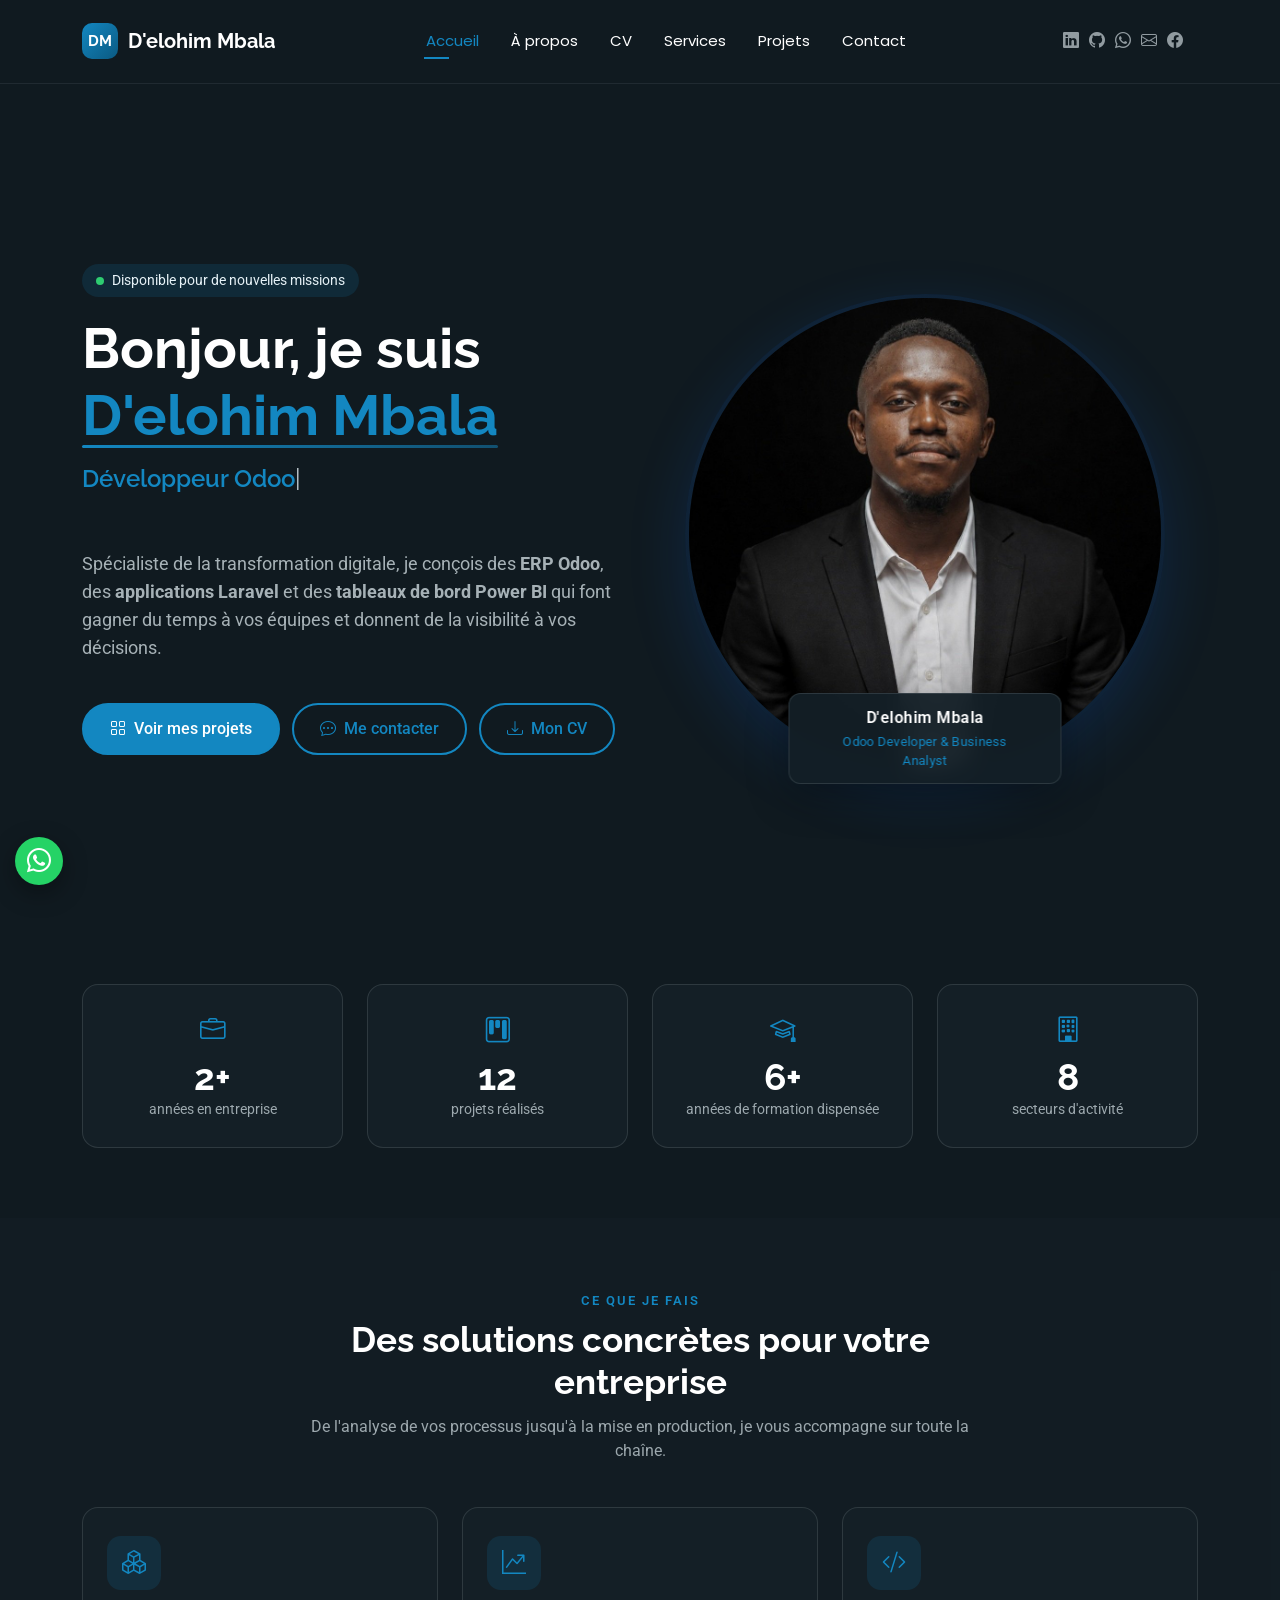
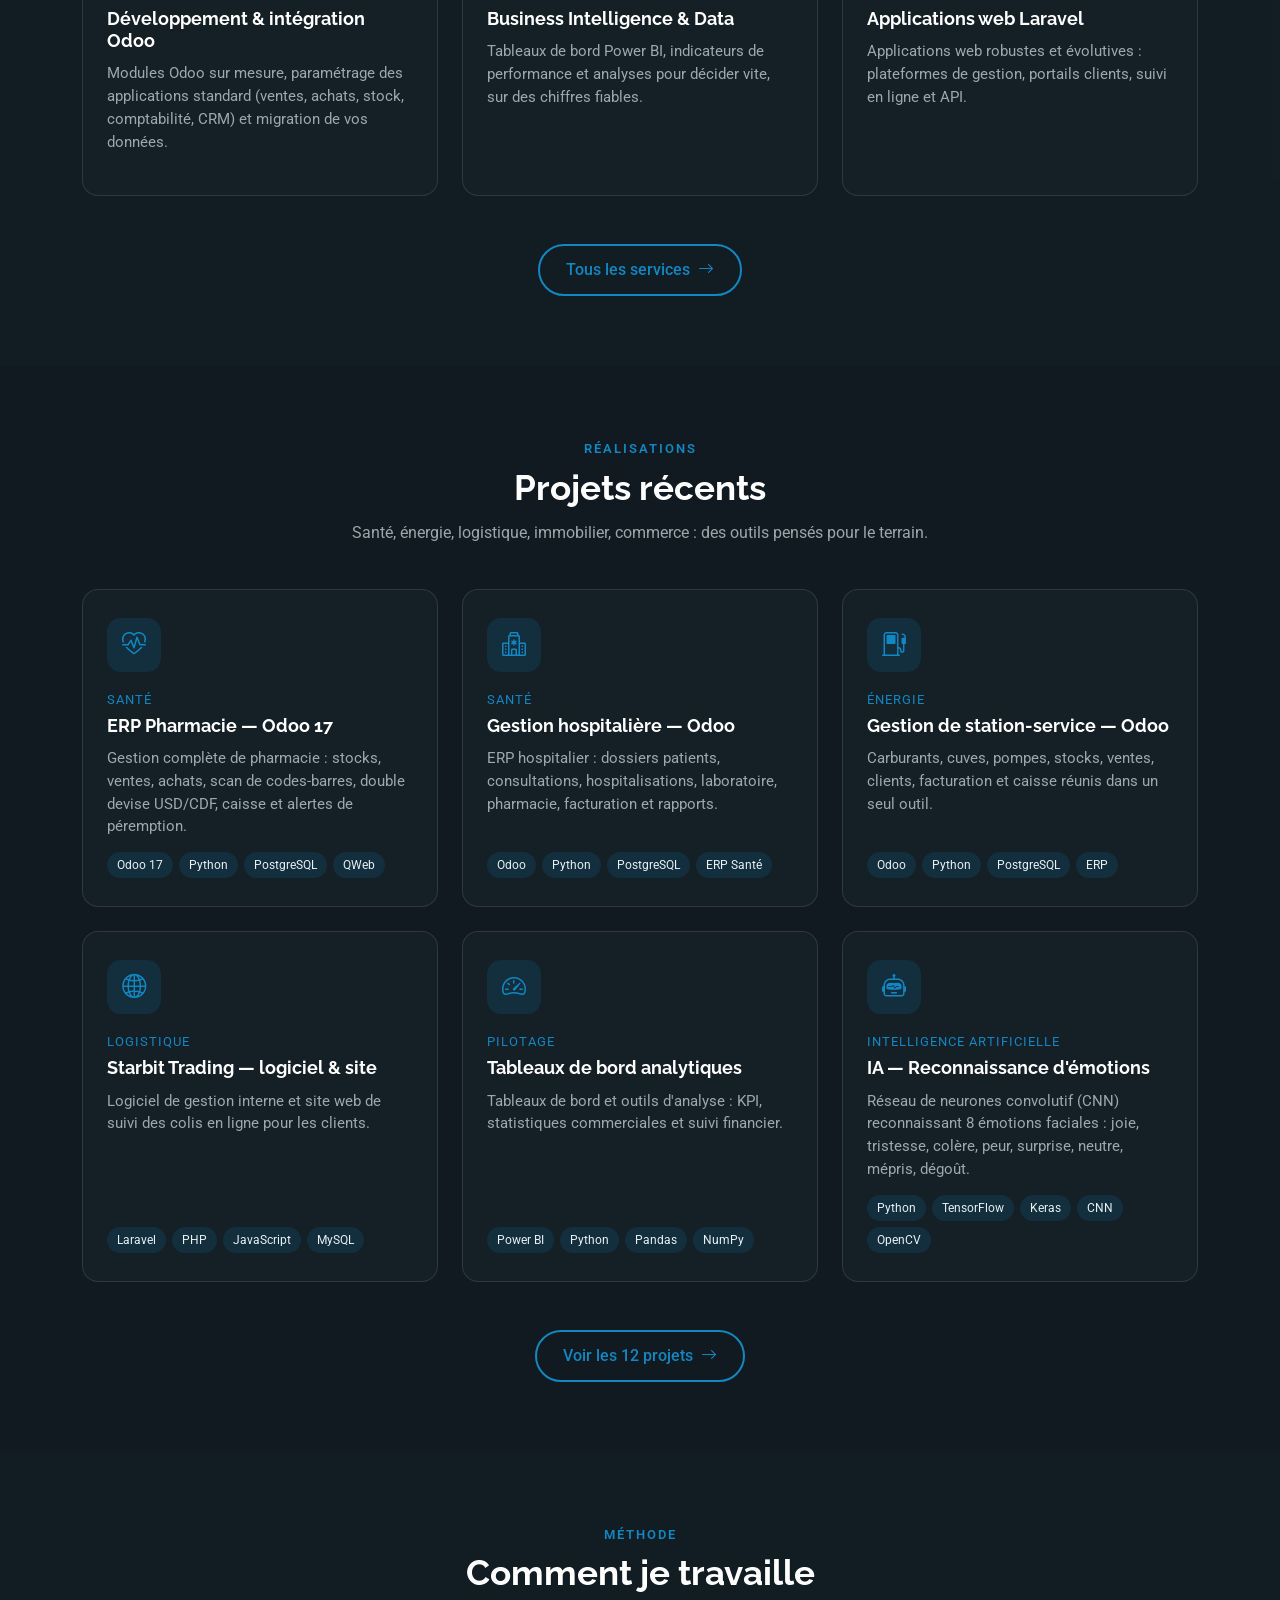
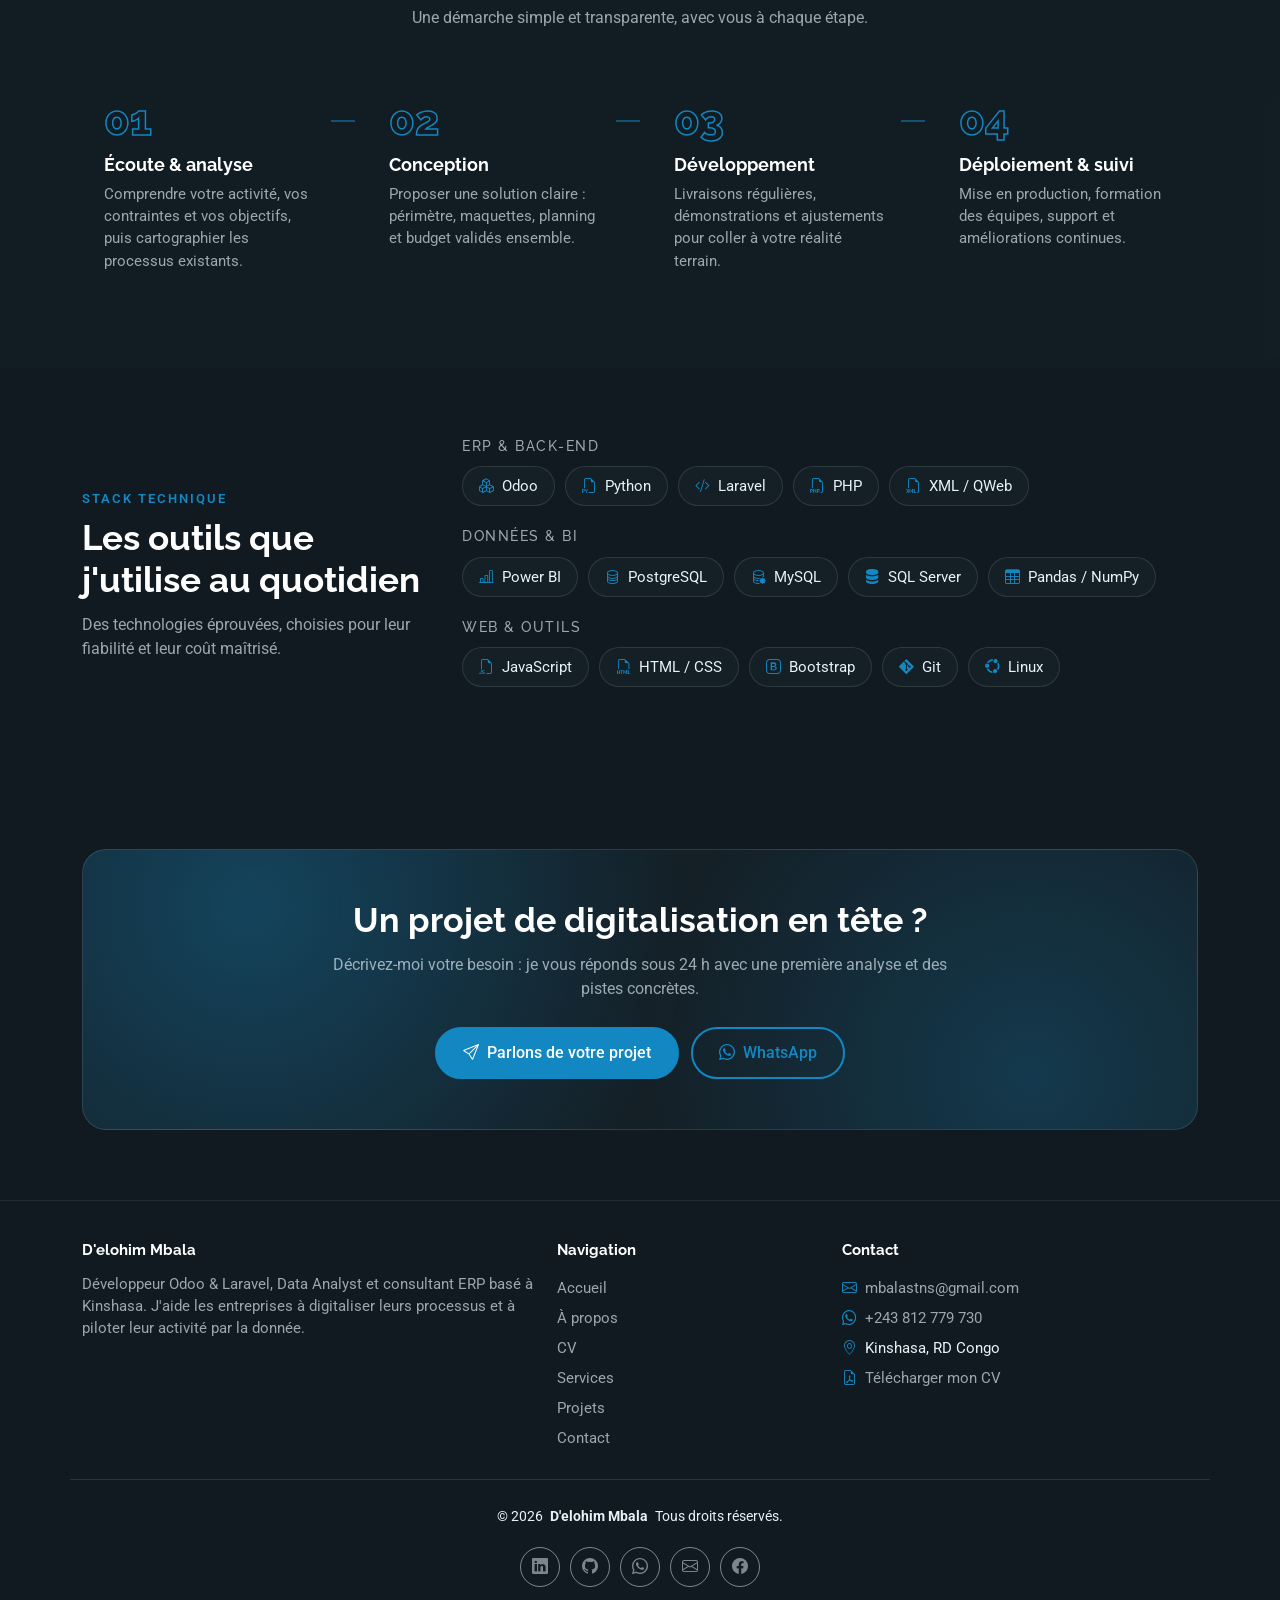
<file: index.html>
<!DOCTYPE html>
<html lang="fr">

<head>
  <meta charset="utf-8">
  <meta content="width=device-width, initial-scale=1.0" name="viewport">
  <title>D'elohim Mbala | Développeur Odoo & Laravel · Data Analyst · Consultant ERP</title>
  <meta name="description" content="D'elohim (Stanis) Mbala, développeur Odoo & Laravel, Data Analyst et consultant ERP à Kinshasa. ERP sur mesure, Power BI et digitalisation des processus métiers.">
  <meta name="keywords" content="D'elohim Mbala, Stanis Mbala, Développeur Odoo, Odoo Developer, Laravel, Data Analyst, Business Analyst, Consultant ERP, Power BI, Transformation digitale, Kinshasa, RDC">
  <meta name="author" content="D'elohim Mbala">
  <meta name="theme-color" content="#101a20">
  <link rel="canonical" href="https://delohim.github.io/">

  <!-- Open Graph / réseaux sociaux -->
  <meta property="og:type" content="website">
  <meta property="og:locale" content="fr_FR">
  <meta property="og:site_name" content="D'elohim Mbala — Portfolio">
  <meta property="og:title" content="D'elohim Mbala | Développeur Odoo & Laravel · Data Analyst · Consultant ERP">
  <meta property="og:description" content="D'elohim (Stanis) Mbala, développeur Odoo & Laravel, Data Analyst et consultant ERP à Kinshasa. ERP sur mesure, Power BI et digitalisation des processus métiers.">
  <meta property="og:url" content="https://delohim.github.io/">
  <meta property="og:image" content="https://delohim.github.io/assets/img/profile/profil.jpg">
  <meta name="twitter:card" content="summary_large_image">
  <meta name="twitter:title" content="D'elohim Mbala | Développeur Odoo & Laravel · Data Analyst · Consultant ERP">
  <meta name="twitter:description" content="D'elohim (Stanis) Mbala, développeur Odoo & Laravel, Data Analyst et consultant ERP à Kinshasa. ERP sur mesure, Power BI et digitalisation des processus métiers.">
  <meta name="twitter:image" content="https://delohim.github.io/assets/img/profile/profil.jpg">

  <!-- Favicons -->
  <link href="/assets/img/favicon.png" rel="icon">
  <link href="/assets/img/apple-touch-icon.png" rel="apple-touch-icon">

  <!-- Fonts -->
  <link href="https://fonts.googleapis.com" rel="preconnect">
  <link href="https://fonts.gstatic.com" rel="preconnect" crossorigin>
  <link href="https://fonts.googleapis.com/css2?family=Roboto:wght@300;400;500;700&family=Poppins:wght@400;500;600&family=Raleway:wght@400;600;700;800&display=swap" rel="stylesheet">

  <!-- Vendor CSS Files -->
  <link href="/assets/vendor/bootstrap/css/bootstrap.min.css" rel="stylesheet">
  <link href="/assets/vendor/bootstrap-icons/bootstrap-icons.min.css" rel="stylesheet">
  <link href="/assets/vendor/aos/aos.css" rel="stylesheet">

  <!-- Main CSS Files -->
  <link href="/assets/css/main.css" rel="stylesheet">
  <link href="/assets/css/custom.css" rel="stylesheet">
  <script type="application/ld+json">
{
  "@context": "https://schema.org",
  "@type": "Person",
  "name": "Mbala Kazadi D'elohim",
  "alternateName": [
    "D'elohim Mbala",
    "Stanis Mbala"
  ],
  "jobTitle": "Développeur Odoo & Laravel, Data Analyst",
  "url": "https://delohim.github.io/",
  "image": "https://delohim.github.io/assets/img/profile/profil.jpg",
  "email": "mailto:mbalastns@gmail.com",
  "telephone": "+243812779730",
  "address": {
    "@type": "PostalAddress",
    "addressLocality": "Kinshasa",
    "addressCountry": "CD"
  },
  "alumniOf": {
    "@type": "CollegeOrUniversity",
    "name": "Université de Kinshasa"
  },
  "worksFor": {
    "@type": "Organization",
    "name": "Malabar"
  },
  "knowsAbout": [
    "Odoo",
    "Laravel",
    "PHP",
    "Python",
    "SQL",
    "PostgreSQL",
    "Power BI",
    "Business Intelligence",
    "Transformation digitale"
  ],
  "sameAs": [
    "https://www.linkedin.com/in/stanis-mbala-027b73303/",
    "https://github.com/DELOHIM",
    "https://www.facebook.com/delohim.mbalastanis"
  ]
}
  </script>
</head>

<body class="index-page">

  <a class="skip-link" href="#main">Aller au contenu</a>

  <header id="header" class="header d-flex align-items-center light-background sticky-top">
    <div class="container position-relative d-flex align-items-center justify-content-between">

      <a href="/" class="brand" aria-label="Accueil — D'elohim Mbala">
        <span class="mark">DM</span><span class="name">D'elohim Mbala</span>
      </a>

      <nav id="navmenu" class="navmenu" aria-label="Navigation principale">
        <ul>
          <li><a href="/" class="active" aria-current="page">Accueil</a></li>
          <li><a href="/about/">À propos</a></li>
          <li><a href="/resume/">CV</a></li>
          <li><a href="/services/">Services</a></li>
          <li><a href="/portfolio/">Projets</a></li>
          <li><a href="/contact/">Contact</a></li>
        </ul>
        <i class="mobile-nav-toggle d-xl-none bi bi-list" role="button" tabindex="0" aria-label="Ouvrir le menu"></i>
      </nav>

      <div class="header-social-links">
        <a href="https://www.linkedin.com/in/stanis-mbala-027b73303/" class="linkedin" title="LinkedIn" aria-label="LinkedIn" target="_blank" rel="noopener"><i class="bi bi-linkedin"></i></a>
        <a href="https://github.com/DELOHIM" class="github" title="GitHub" aria-label="GitHub" target="_blank" rel="noopener"><i class="bi bi-github"></i></a>
        <a href="https://wa.me/243812779730" class="whatsapp" title="WhatsApp" aria-label="WhatsApp" target="_blank" rel="noopener"><i class="bi bi-whatsapp"></i></a>
        <a href="mailto:mbalastns@gmail.com" class="envelope" title="Email" aria-label="Email"><i class="bi bi-envelope"></i></a>
        <a href="https://www.facebook.com/delohim.mbalastanis" class="facebook" title="Facebook" aria-label="Facebook" target="_blank" rel="noopener"><i class="bi bi-facebook"></i></a>
      </div>

    </div>
  </header>

  <main class="main" id="main">

    <!-- Hero -->
    <section id="hero" class="hero section">
      <div class="container" data-aos="fade-up" data-aos-delay="100">
        <div class="row gy-4 align-items-center">
          <div class="col-lg-6 order-2 order-lg-1">
            <div class="hero-content">
              <span class="availability" data-aos="fade-up"><span class="dot"></span>Disponible pour de nouvelles missions</span>
              <h1 data-aos="fade-up" data-aos-delay="200">Bonjour, je suis <span class="highlight">D'elohim Mbala</span></h1>
              <h2 data-aos="fade-up" data-aos-delay="300">
                <span class="typed" data-typed-items="Développeur Odoo, Business Analyst, Data Analyst, Développeur Laravel, Consultant ERP">Développeur Odoo</span>
              </h2>
              <p data-aos="fade-up" data-aos-delay="400">
                Spécialiste de la transformation digitale, je conçois des <strong>ERP Odoo</strong>, des <strong>applications Laravel</strong> et des <strong>tableaux de bord Power BI</strong> qui font gagner du temps à vos équipes et donnent de la visibilité à vos décisions.
              </p>
              <div class="hero-actions" data-aos="fade-up" data-aos-delay="500">
                <a href="/portfolio/" class="btn-accent"><i class="bi bi-grid"></i>Voir mes projets</a>
                <a href="/contact/" class="btn-line"><i class="bi bi-chat-dots"></i>Me contacter</a>
                <a href="/assets/CV.pdf" class="btn-line" download><i class="bi bi-download"></i>Mon CV</a>
              </div>
            </div>
          </div>
          <div class="col-lg-6 order-1 order-lg-2">
            <div class="hero-image" data-aos="zoom-in" data-aos-delay="300">
              <figure class="image-wrapper position-relative">
                <img src="/assets/img/profile/profil.jpg" alt="Portrait de D'elohim Mbala, développeur Odoo et Data Analyst" class="img-fluid" width="1023" height="1115" fetchpriority="high">
                <figcaption class="profile-caption">
                  <div class="meta">
                    <strong>D'elohim Mbala</strong>
                    <div class="funfact">Odoo Developer &amp; Business Analyst</div>
                  </div>
                </figcaption>
              </figure>
            </div>
          </div>
        </div>
      </div>
    </section><!-- /Hero -->

    <!-- Chiffres clés -->
    <section class="block pt-0">
      <div class="container">
        <div class="row g-3 g-lg-4">
          <div class="col-6 col-lg-3" data-aos="fade-up" data-aos-delay="100">
            <div class="stat-card">
              <i class="bi bi-briefcase"></i>
              <span class="num"><span data-purecounter-start="0" data-purecounter-end="2" data-purecounter-duration="1" class="purecounter">2</span>+</span>
              <span class="label">années en entreprise</span>
            </div>
          </div>
          <div class="col-6 col-lg-3" data-aos="fade-up" data-aos-delay="180">
            <div class="stat-card">
              <i class="bi bi-kanban"></i>
              <span class="num"><span data-purecounter-start="0" data-purecounter-end="12" data-purecounter-duration="1" class="purecounter">12</span></span>
              <span class="label">projets réalisés</span>
            </div>
          </div>
          <div class="col-6 col-lg-3" data-aos="fade-up" data-aos-delay="260">
            <div class="stat-card">
              <i class="bi bi-mortarboard"></i>
              <span class="num"><span data-purecounter-start="0" data-purecounter-end="6" data-purecounter-duration="1" class="purecounter">6</span>+</span>
              <span class="label">années de formation dispensée</span>
            </div>
          </div>
          <div class="col-6 col-lg-3" data-aos="fade-up" data-aos-delay="340">
            <div class="stat-card">
              <i class="bi bi-building"></i>
              <span class="num"><span data-purecounter-start="0" data-purecounter-end="8" data-purecounter-duration="1" class="purecounter">8</span></span>
              <span class="label">secteurs d'activité</span>
            </div>
          </div>
        </div>
      </div>
    </section>

    <!-- Services -->
    <section class="block block-alt">
      <div class="container">
        <div class="block-head" data-aos="fade-up">
          <span class="eyebrow">Ce que je fais</span>
          <h2>Des solutions concrètes pour votre entreprise</h2>
          <p>De l'analyse de vos processus jusqu'à la mise en production, je vous accompagne sur toute la chaîne.</p>
        </div>
        <div class="row g-4">
          <div class="col-md-6 col-lg-4" data-aos="fade-up" data-aos-delay="100">
            <div class="feature-card">
              <div class="icon"><i class="bi bi-boxes"></i></div>
              <h3>Développement & intégration Odoo</h3>
              <p>Modules Odoo sur mesure, paramétrage des applications standard (ventes, achats, stock, comptabilité, CRM) et migration de vos données.</p>
              
              
            </div>
          </div>
          <div class="col-md-6 col-lg-4" data-aos="fade-up" data-aos-delay="180">
            <div class="feature-card">
              <div class="icon"><i class="bi bi-graph-up-arrow"></i></div>
              <h3>Business Intelligence & Data</h3>
              <p>Tableaux de bord Power BI, indicateurs de performance et analyses pour décider vite, sur des chiffres fiables.</p>
              
              
            </div>
          </div>
          <div class="col-md-6 col-lg-4" data-aos="fade-up" data-aos-delay="260">
            <div class="feature-card">
              <div class="icon"><i class="bi bi-code-slash"></i></div>
              <h3>Applications web Laravel</h3>
              <p>Applications web robustes et évolutives : plateformes de gestion, portails clients, suivi en ligne et API.</p>
              
              
            </div>
          </div>
        </div>
        <div class="text-center mt-5" data-aos="fade-up">
          <a href="/services/" class="btn-line">Tous les services <i class="bi bi-arrow-right"></i></a>
        </div>
      </div>
    </section>

    <!-- Projets -->
    <section class="block">
      <div class="container">
        <div class="block-head" data-aos="fade-up">
          <span class="eyebrow">Réalisations</span>
          <h2>Projets récents</h2>
          <p>Santé, énergie, logistique, immobilier, commerce : des outils pensés pour le terrain.</p>
        </div>
        <div class="row g-4">
          <div class="col-md-6 col-lg-4" data-aos="fade-up" data-aos-delay="100">
            <div class="feature-card">
              <div class="icon"><i class="bi bi-heart-pulse"></i></div>
              <div class="sector">Santé</div>
              <h3>ERP Pharmacie — Odoo 17</h3>
              <p>Gestion complète de pharmacie : stocks, ventes, achats, scan de codes-barres, double devise USD/CDF, caisse et alertes de péremption.</p>
              <div class="tag-list"><span>Odoo 17</span><span>Python</span><span>PostgreSQL</span><span>QWeb</span></div>
            </div>
          </div>
          <div class="col-md-6 col-lg-4" data-aos="fade-up" data-aos-delay="180">
            <div class="feature-card">
              <div class="icon"><i class="bi bi-hospital"></i></div>
              <div class="sector">Santé</div>
              <h3>Gestion hospitalière — Odoo</h3>
              <p>ERP hospitalier : dossiers patients, consultations, hospitalisations, laboratoire, pharmacie, facturation et rapports.</p>
              <div class="tag-list"><span>Odoo</span><span>Python</span><span>PostgreSQL</span><span>ERP Santé</span></div>
            </div>
          </div>
          <div class="col-md-6 col-lg-4" data-aos="fade-up" data-aos-delay="260">
            <div class="feature-card">
              <div class="icon"><i class="bi bi-fuel-pump"></i></div>
              <div class="sector">Énergie</div>
              <h3>Gestion de station-service — Odoo</h3>
              <p>Carburants, cuves, pompes, stocks, ventes, clients, facturation et caisse réunis dans un seul outil.</p>
              <div class="tag-list"><span>Odoo</span><span>Python</span><span>PostgreSQL</span><span>ERP</span></div>
            </div>
          </div>
          <div class="col-md-6 col-lg-4" data-aos="fade-up" data-aos-delay="100">
            <div class="feature-card">
              <div class="icon"><i class="bi bi-globe2"></i></div>
              <div class="sector">Logistique</div>
              <h3>Starbit Trading — logiciel & site</h3>
              <p>Logiciel de gestion interne et site web de suivi des colis en ligne pour les clients.</p>
              <div class="tag-list"><span>Laravel</span><span>PHP</span><span>JavaScript</span><span>MySQL</span></div>
            </div>
          </div>
          <div class="col-md-6 col-lg-4" data-aos="fade-up" data-aos-delay="180">
            <div class="feature-card">
              <div class="icon"><i class="bi bi-speedometer2"></i></div>
              <div class="sector">Pilotage</div>
              <h3>Tableaux de bord analytiques</h3>
              <p>Tableaux de bord et outils d'analyse : KPI, statistiques commerciales et suivi financier.</p>
              <div class="tag-list"><span>Power BI</span><span>Python</span><span>Pandas</span><span>NumPy</span></div>
            </div>
          </div>
          <div class="col-md-6 col-lg-4" data-aos="fade-up" data-aos-delay="260">
            <div class="feature-card">
              <div class="icon"><i class="bi bi-robot"></i></div>
              <div class="sector">Intelligence artificielle</div>
              <h3>IA — Reconnaissance d'émotions</h3>
              <p>Réseau de neurones convolutif (CNN) reconnaissant 8 émotions faciales : joie, tristesse, colère, peur, surprise, neutre, mépris, dégoût.</p>
              <div class="tag-list"><span>Python</span><span>TensorFlow</span><span>Keras</span><span>CNN</span><span>OpenCV</span></div>
            </div>
          </div>
        </div>
        <div class="text-center mt-5" data-aos="fade-up">
          <a href="/portfolio/" class="btn-line">Voir les 12 projets <i class="bi bi-arrow-right"></i></a>
        </div>
      </div>
    </section>

    <!-- Méthode -->
    <section class="block block-alt">
      <div class="container">
        <div class="block-head" data-aos="fade-up">
          <span class="eyebrow">Méthode</span>
          <h2>Comment je travaille</h2>
          <p>Une démarche simple et transparente, avec vous à chaque étape.</p>
        </div>
        <div class="row g-4 process-row">
          <div class="col-md-6 col-lg-3" data-aos="fade-up" data-aos-delay="100">
            <div class="process-step">
              <div class="step-num">01</div>
              <h3>Écoute & analyse</h3>
              <p>Comprendre votre activité, vos contraintes et vos objectifs, puis cartographier les processus existants.</p>
            </div>
          </div>
          <div class="col-md-6 col-lg-3" data-aos="fade-up" data-aos-delay="180">
            <div class="process-step">
              <div class="step-num">02</div>
              <h3>Conception</h3>
              <p>Proposer une solution claire : périmètre, maquettes, planning et budget validés ensemble.</p>
            </div>
          </div>
          <div class="col-md-6 col-lg-3" data-aos="fade-up" data-aos-delay="260">
            <div class="process-step">
              <div class="step-num">03</div>
              <h3>Développement</h3>
              <p>Livraisons régulières, démonstrations et ajustements pour coller à votre réalité terrain.</p>
            </div>
          </div>
          <div class="col-md-6 col-lg-3" data-aos="fade-up" data-aos-delay="340">
            <div class="process-step">
              <div class="step-num">04</div>
              <h3>Déploiement & suivi</h3>
              <p>Mise en production, formation des équipes, support et améliorations continues.</p>
            </div>
          </div>
        </div>
      </div>
    </section>

    <!-- Stack -->
    <section class="block">
      <div class="container">
        <div class="row gy-4 align-items-center">
          <div class="col-lg-4" data-aos="fade-right">
            <div class="block-head text-lg-start mb-0">
              <span class="eyebrow">Stack technique</span>
              <h2>Les outils que j'utilise au quotidien</h2>
              <p>Des technologies éprouvées, choisies pour leur fiabilité et leur coût maîtrisé.</p>
            </div>
          </div>
          <div class="col-lg-8" data-aos="fade-left">
            <div class="stack-group"><h3>ERP & back-end</h3><div class="chips"><span class="chip"><i class="bi bi-boxes"></i>Odoo</span><span class="chip"><i class="bi bi-filetype-py"></i>Python</span><span class="chip"><i class="bi bi-code-slash"></i>Laravel</span><span class="chip"><i class="bi bi-filetype-php"></i>PHP</span><span class="chip"><i class="bi bi-filetype-xml"></i>XML / QWeb</span></div></div>
            <div class="stack-group"><h3>Données & BI</h3><div class="chips"><span class="chip"><i class="bi bi-bar-chart-line"></i>Power BI</span><span class="chip"><i class="bi bi-database"></i>PostgreSQL</span><span class="chip"><i class="bi bi-database-gear"></i>MySQL</span><span class="chip"><i class="bi bi-server"></i>SQL Server</span><span class="chip"><i class="bi bi-table"></i>Pandas / NumPy</span></div></div>
            <div class="stack-group"><h3>Web & outils</h3><div class="chips"><span class="chip"><i class="bi bi-filetype-js"></i>JavaScript</span><span class="chip"><i class="bi bi-filetype-html"></i>HTML / CSS</span><span class="chip"><i class="bi bi-bootstrap"></i>Bootstrap</span><span class="chip"><i class="bi bi-git"></i>Git</span><span class="chip"><i class="bi bi-ubuntu"></i>Linux</span></div></div>
          </div>
        </div>
      </div>
    </section>

    <section class="block">
      <div class="container" data-aos="zoom-in">
        <div class="cta-band">
          <h2>Un projet de digitalisation en tête ?</h2>
          <p>Décrivez-moi votre besoin : je vous réponds sous 24 h avec une première analyse et des pistes concrètes.</p>
          <div class="actions">
            <a href="/contact/" class="btn-accent"><i class="bi bi-send"></i>Parlons de votre projet</a>
            <a href="https://wa.me/243812779730" class="btn-line" target="_blank" rel="noopener"><i class="bi bi-whatsapp"></i>WhatsApp</a>
          </div>
        </div>
      </div>
    </section>

  </main>

  <footer id="footer" class="footer">
    <div class="container">

      <div class="row gy-4 footer-grid">
        <div class="col-lg-5">
          <h4>D'elohim Mbala</h4>
          <p>Développeur Odoo &amp; Laravel, Data Analyst et consultant ERP basé à Kinshasa. J'aide les entreprises à digitaliser leurs processus et à piloter leur activité par la donnée.</p>
        </div>
        <div class="col-5 col-lg-3">
          <h4>Navigation</h4>
          <ul>
            <li><a href="/">Accueil</a></li>
            <li><a href="/about/">À propos</a></li>
            <li><a href="/resume/">CV</a></li>
            <li><a href="/services/">Services</a></li>
            <li><a href="/portfolio/">Projets</a></li>
            <li><a href="/contact/">Contact</a></li>
          </ul>
        </div>
        <div class="col-7 col-lg-4">
          <h4>Contact</h4>
          <ul>
            <li><i class="bi bi-envelope"></i><a href="mailto:mbalastns@gmail.com">mbalastns@gmail.com</a></li>
            <li><i class="bi bi-whatsapp"></i><a href="https://wa.me/243812779730" target="_blank" rel="noopener">+243 812 779 730</a></li>
            <li><i class="bi bi-geo-alt"></i>Kinshasa, RD Congo</li>
            <li><i class="bi bi-file-earmark-pdf"></i><a href="/assets/CV.pdf" download>Télécharger mon CV</a></li>
          </ul>
        </div>
      </div>

      <div class="copyright text-center">
        <p>© <span id="year">2026</span> <strong class="px-1 sitename">D'elohim Mbala</strong> <span>Tous droits réservés.</span></p>
      </div>
      <div class="social-links d-flex justify-content-center">
        <a href="https://www.linkedin.com/in/stanis-mbala-027b73303/" class="linkedin" title="LinkedIn" aria-label="LinkedIn" target="_blank" rel="noopener"><i class="bi bi-linkedin"></i></a>
        <a href="https://github.com/DELOHIM" class="github" title="GitHub" aria-label="GitHub" target="_blank" rel="noopener"><i class="bi bi-github"></i></a>
        <a href="https://wa.me/243812779730" class="whatsapp" title="WhatsApp" aria-label="WhatsApp" target="_blank" rel="noopener"><i class="bi bi-whatsapp"></i></a>
        <a href="mailto:mbalastns@gmail.com" class="envelope" title="Email" aria-label="Email"><i class="bi bi-envelope"></i></a>
        <a href="https://www.facebook.com/delohim.mbalastanis" class="facebook" title="Facebook" aria-label="Facebook" target="_blank" rel="noopener"><i class="bi bi-facebook"></i></a>
      </div>
    </div>
  </footer>

  <!-- WhatsApp -->
  <a href="https://wa.me/243812779730" class="wa-float" target="_blank" rel="noopener" aria-label="Discuter sur WhatsApp" title="Discuter sur WhatsApp"><i class="bi bi-whatsapp"></i></a>

  <!-- Scroll Top -->
  <a href="#" id="scroll-top" class="scroll-top d-flex align-items-center justify-content-center" aria-label="Retour en haut"><i class="bi bi-arrow-up-short"></i></a>

  <!-- Preloader -->
  <div id="preloader"></div>

  <!-- Vendor JS Files -->
  <script src="/assets/vendor/bootstrap/js/bootstrap.bundle.min.js"></script>
  <script src="/assets/vendor/aos/aos.js"></script>
  <script src="/assets/vendor/typed.js/typed.umd.js"></script>
  <script src="/assets/vendor/purecounter/purecounter_vanilla.js"></script>

  <!-- Main JS File -->
  <script src="/assets/js/main.js"></script>

</body>

</html>
</file>
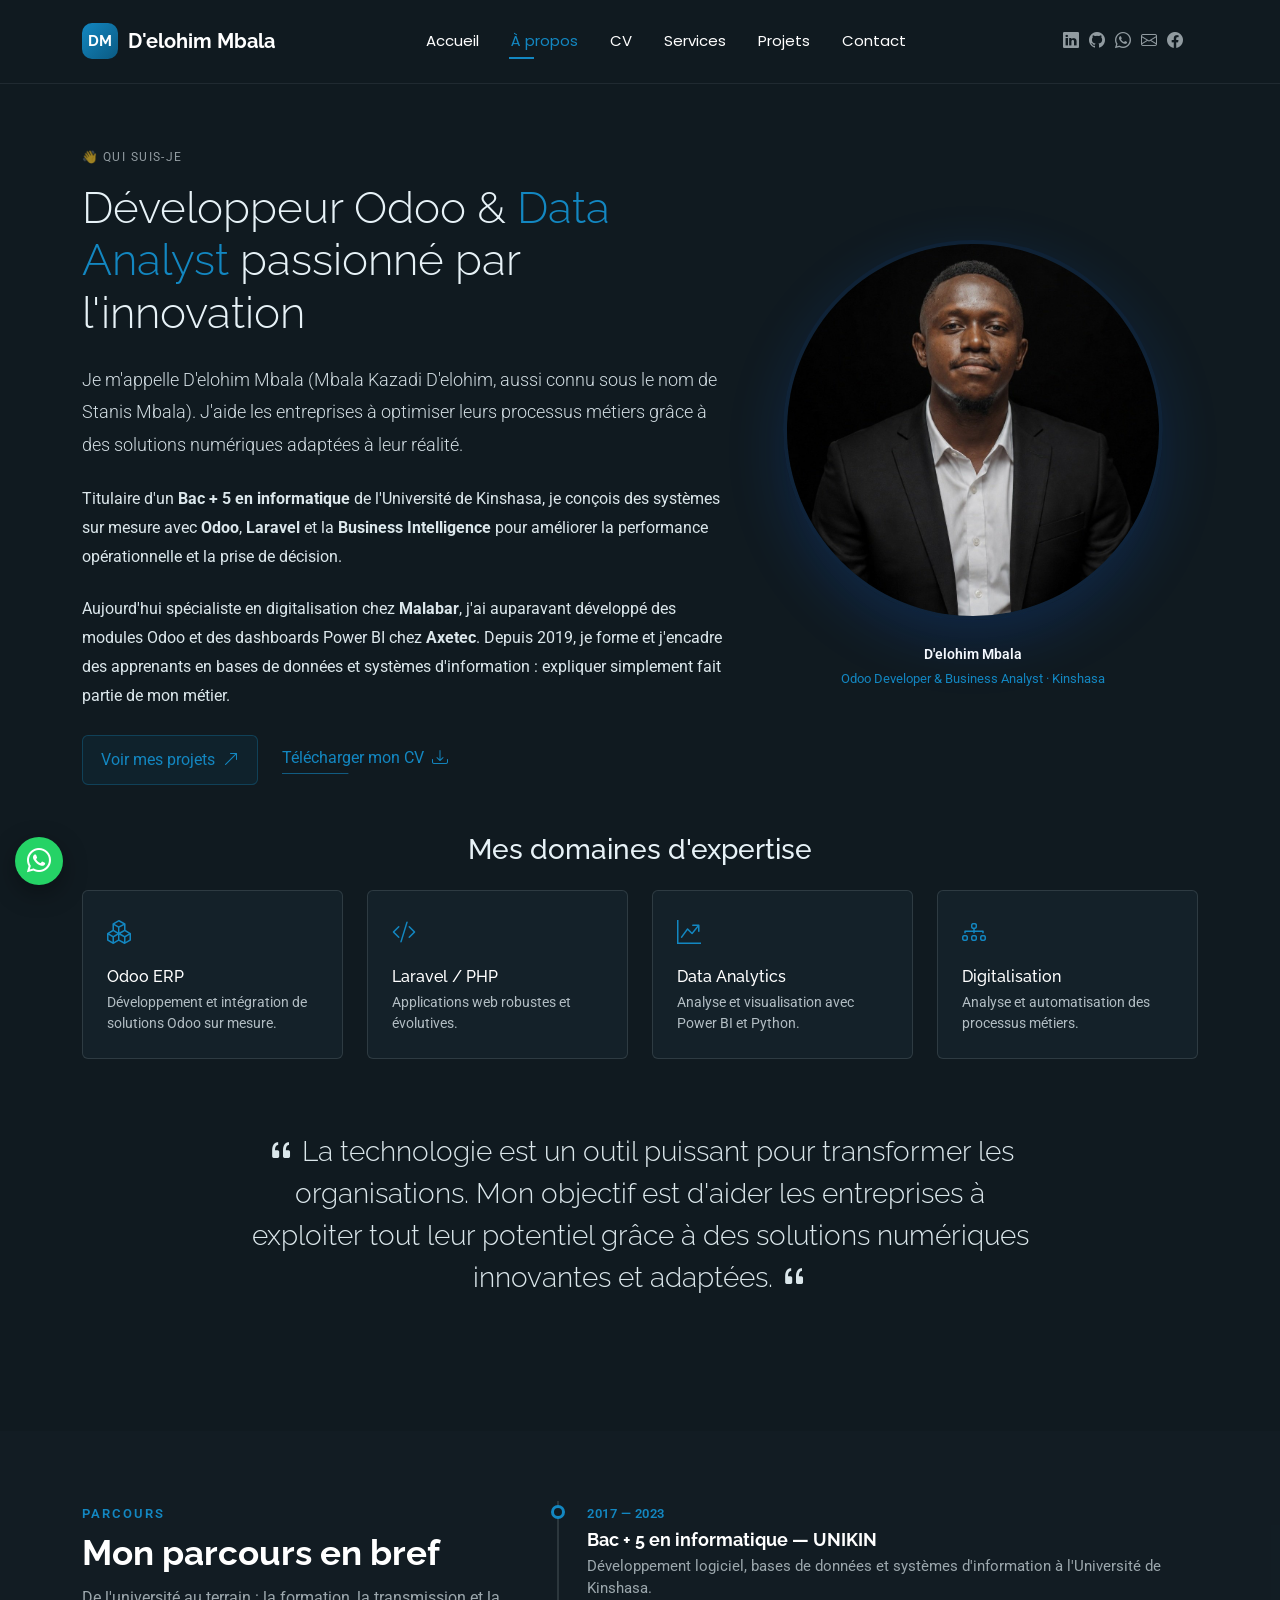
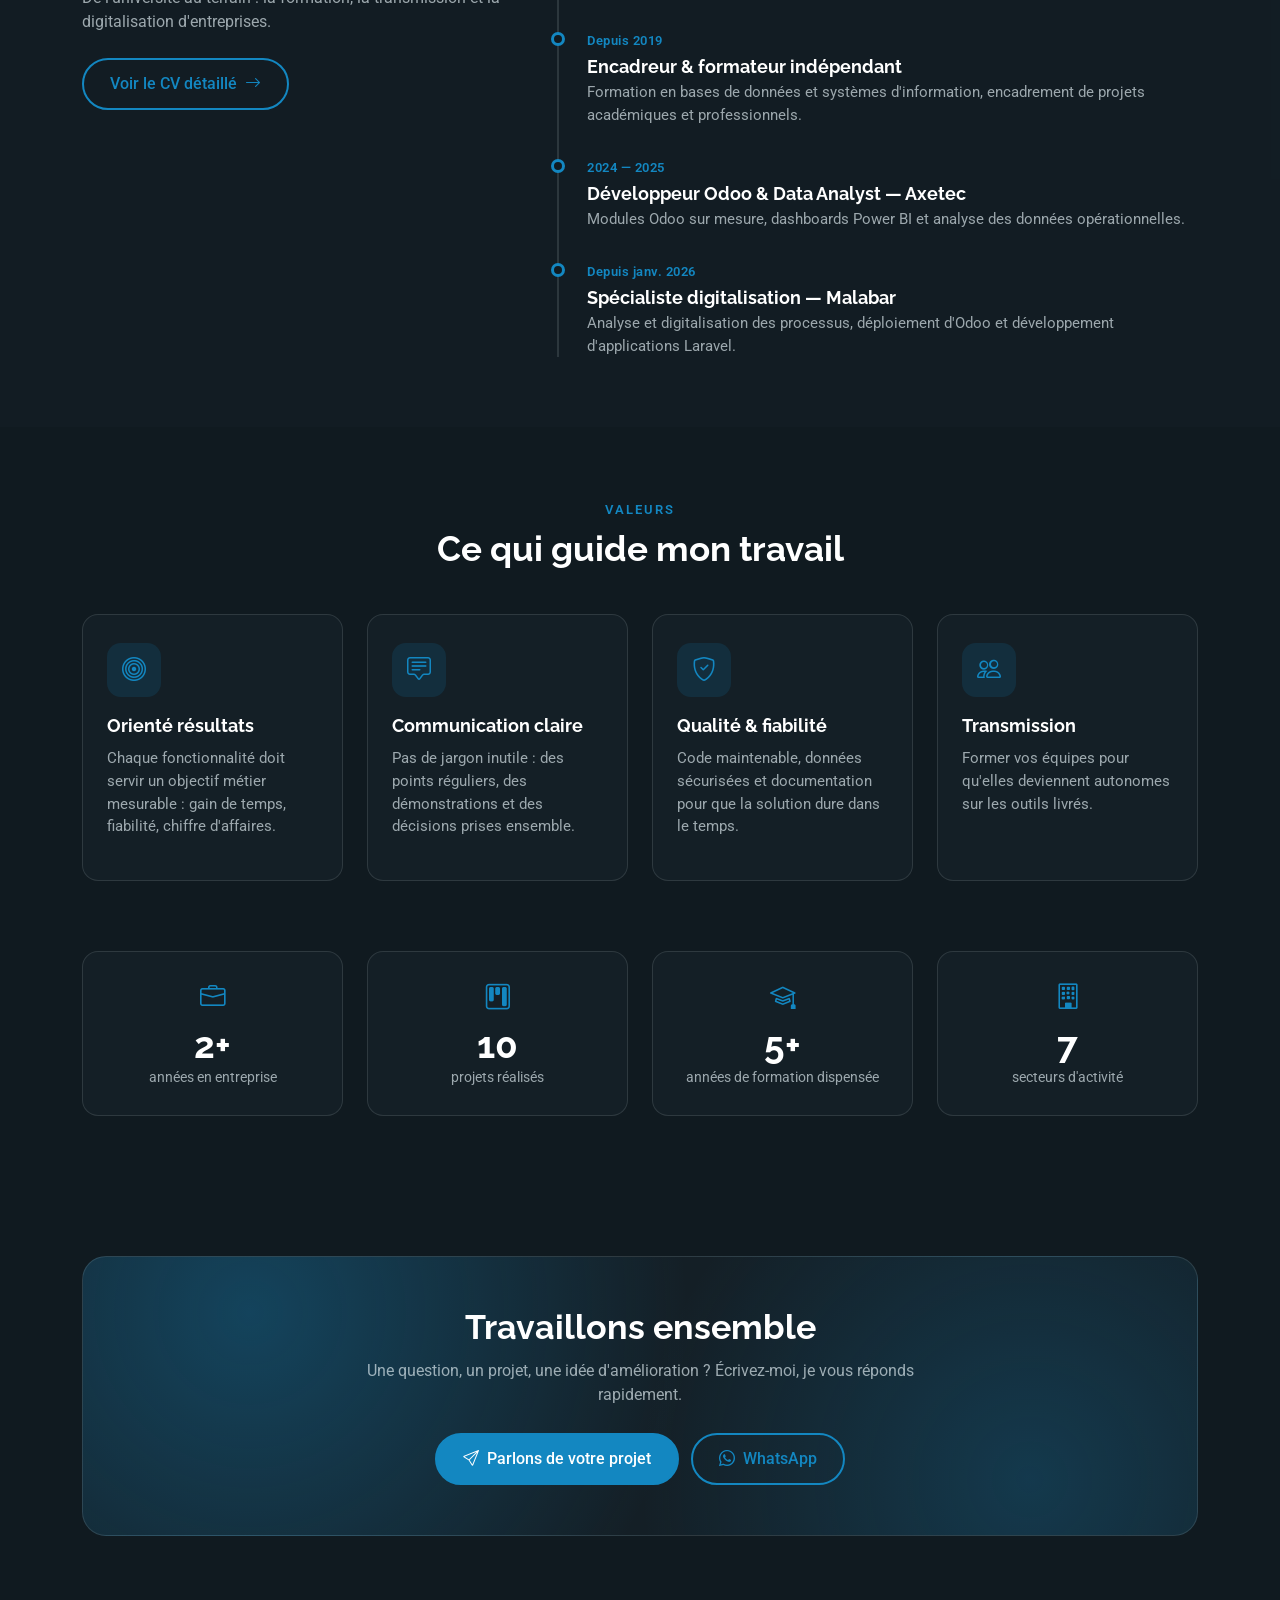
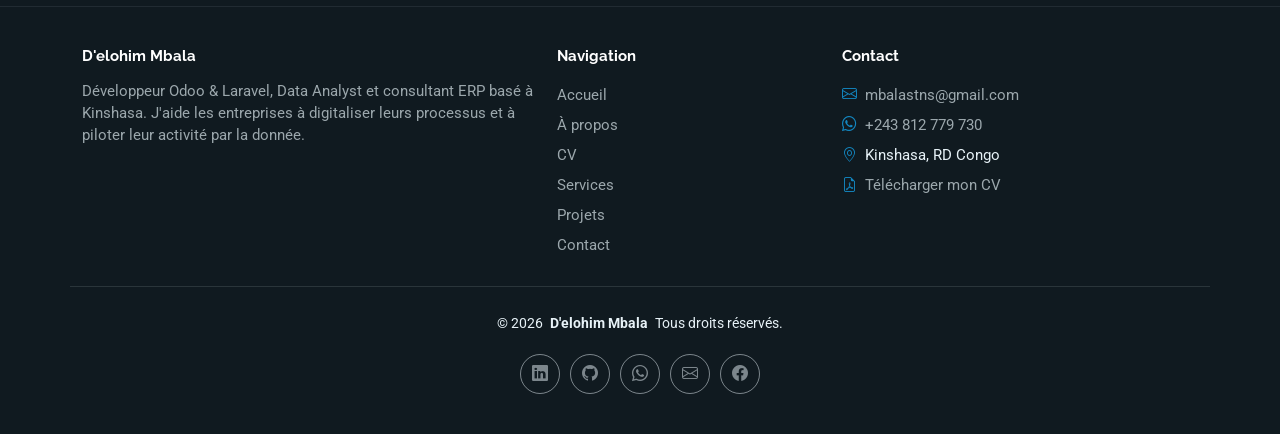
<file: about/index.html>
<!DOCTYPE html>
<html lang="fr">

<head>
  <meta charset="utf-8">
  <meta content="width=device-width, initial-scale=1.0" name="viewport">
  <title>À propos — D'elohim Mbala | Développeur Odoo & Data Analyst</title>
  <meta name="description" content="Parcours, valeurs et expertise de D'elohim (Stanis) Mbala : développeur Odoo & Laravel, Data Analyst et formateur basé à Kinshasa.">
  <meta name="keywords" content="D'elohim Mbala, Stanis Mbala, Développeur Odoo, Odoo Developer, Laravel, Data Analyst, Business Analyst, Consultant ERP, Power BI, Transformation digitale, Kinshasa, RDC">
  <meta name="author" content="D'elohim Mbala">
  <meta name="theme-color" content="#101a20">
  <link rel="canonical" href="https://delohim.github.io/about/">

  <!-- Open Graph / réseaux sociaux -->
  <meta property="og:type" content="website">
  <meta property="og:locale" content="fr_FR">
  <meta property="og:site_name" content="D'elohim Mbala — Portfolio">
  <meta property="og:title" content="À propos — D'elohim Mbala | Développeur Odoo & Data Analyst">
  <meta property="og:description" content="Parcours, valeurs et expertise de D'elohim (Stanis) Mbala : développeur Odoo & Laravel, Data Analyst et formateur basé à Kinshasa.">
  <meta property="og:url" content="https://delohim.github.io/about/">
  <meta property="og:image" content="https://delohim.github.io/assets/img/profile/profil.jpg">
  <meta name="twitter:card" content="summary_large_image">
  <meta name="twitter:title" content="À propos — D'elohim Mbala | Développeur Odoo & Data Analyst">
  <meta name="twitter:description" content="Parcours, valeurs et expertise de D'elohim (Stanis) Mbala : développeur Odoo & Laravel, Data Analyst et formateur basé à Kinshasa.">
  <meta name="twitter:image" content="https://delohim.github.io/assets/img/profile/profil.jpg">

  <!-- Favicons -->
  <link href="/assets/img/favicon.png" rel="icon">
  <link href="/assets/img/apple-touch-icon.png" rel="apple-touch-icon">

  <!-- Fonts -->
  <link href="https://fonts.googleapis.com" rel="preconnect">
  <link href="https://fonts.gstatic.com" rel="preconnect" crossorigin>
  <link href="https://fonts.googleapis.com/css2?family=Roboto:wght@300;400;500;700&family=Poppins:wght@400;500;600&family=Raleway:wght@400;600;700;800&display=swap" rel="stylesheet">

  <!-- Vendor CSS Files -->
  <link href="/assets/vendor/bootstrap/css/bootstrap.min.css" rel="stylesheet">
  <link href="/assets/vendor/bootstrap-icons/bootstrap-icons.min.css" rel="stylesheet">
  <link href="/assets/vendor/aos/aos.css" rel="stylesheet">

  <!-- Main CSS Files -->
  <link href="/assets/css/main.css" rel="stylesheet">
  <link href="/assets/css/custom.css" rel="stylesheet">
</head>

<body class="about-page">

  <a class="skip-link" href="#main">Aller au contenu</a>

  <header id="header" class="header d-flex align-items-center light-background sticky-top">
    <div class="container position-relative d-flex align-items-center justify-content-between">

      <a href="/" class="brand" aria-label="Accueil — D'elohim Mbala">
        <span class="mark">DM</span><span class="name">D'elohim Mbala</span>
      </a>

      <nav id="navmenu" class="navmenu" aria-label="Navigation principale">
        <ul>
          <li><a href="/">Accueil</a></li>
          <li><a href="/about/" class="active" aria-current="page">À propos</a></li>
          <li><a href="/resume/">CV</a></li>
          <li><a href="/services/">Services</a></li>
          <li><a href="/portfolio/">Projets</a></li>
          <li><a href="/contact/">Contact</a></li>
        </ul>
        <i class="mobile-nav-toggle d-xl-none bi bi-list" role="button" tabindex="0" aria-label="Ouvrir le menu"></i>
      </nav>

      <div class="header-social-links">
        <a href="https://www.linkedin.com/in/stanis-mbala-027b73303/" class="linkedin" title="LinkedIn" aria-label="LinkedIn" target="_blank" rel="noopener"><i class="bi bi-linkedin"></i></a>
        <a href="https://github.com/DELOHIM" class="github" title="GitHub" aria-label="GitHub" target="_blank" rel="noopener"><i class="bi bi-github"></i></a>
        <a href="https://wa.me/243812779730" class="whatsapp" title="WhatsApp" aria-label="WhatsApp" target="_blank" rel="noopener"><i class="bi bi-whatsapp"></i></a>
        <a href="mailto:mbalastns@gmail.com" class="envelope" title="Email" aria-label="Email"><i class="bi bi-envelope"></i></a>
        <a href="https://www.facebook.com/delohim.mbalastanis" class="facebook" title="Facebook" aria-label="Facebook" target="_blank" rel="noopener"><i class="bi bi-facebook"></i></a>
      </div>

    </div>
  </header>

  <main class="main" id="main">

    <section id="about" class="about section">
      <div class="container" data-aos="fade-up" data-aos-delay="100">

        <div class="row align-items-center justify-content-between gy-5 mb-5">
          <div class="col-lg-7" data-aos="fade-right" data-aos-delay="150">
            <div class="intro-content">
              <span class="eyebrow">👋 Qui suis-je</span>
              <h1 class="headline h2">Développeur Odoo &amp; <span class="highlight">Data Analyst</span> passionné par l'innovation</h1>
              <p class="lead">
                Je m'appelle D'elohim Mbala (Mbala Kazadi D'elohim, aussi connu sous le nom de Stanis Mbala). J'aide les entreprises à optimiser leurs processus métiers grâce à des solutions numériques adaptées à leur réalité.
              </p>
              <p>
                Titulaire d'un <strong>Bac + 5 en informatique</strong> de l'Université de Kinshasa, je conçois des systèmes sur mesure avec <strong>Odoo</strong>, <strong>Laravel</strong> et la <strong>Business Intelligence</strong> pour améliorer la performance opérationnelle et la prise de décision.
              </p>
              <p>
                Aujourd'hui spécialiste en digitalisation chez <strong>Malabar</strong>, j'ai auparavant développé des modules Odoo et des dashboards Power BI chez <strong>Axetec</strong>. Depuis 2019, je forme et j'encadre des apprenants en bases de données et systèmes d'information : expliquer simplement fait partie de mon métier.
              </p>

              <div class="cta-group">
                <a href="/portfolio/" class="btn-ghost">Voir mes projets <i class="bi bi-arrow-up-right"></i></a>
                <a href="/assets/CV.pdf" class="link-underline" download>Télécharger mon CV <i class="bi bi-download"></i></a>
              </div>
            </div>
          </div>

          <div class="col-lg-5" data-aos="zoom-in" data-aos-delay="250">
            <figure class="profile-figure text-center">
              <div class="profile-image-wrapper">
                <img src="/assets/img/profile/profil.jpg" alt="Portrait de D'elohim Mbala" class="img-fluid profile-photo" width="380" height="380">
              </div>
              <figcaption class="profile-caption">
                <div class="meta">
                  <strong>D'elohim Mbala</strong>
                  <div class="funfact">Odoo Developer &amp; Business Analyst · Kinshasa</div>
                </div>
              </figcaption>
            </figure>
          </div>
        </div>

        <div class="mb-5">
          <h2 class="text-center mb-4 h3" data-aos="fade-up">Mes domaines d'expertise</h2>
          <div class="row g-4">
            <div class="col-6 col-md-4 col-lg-3" data-aos="fade-up" data-aos-delay="120">
              <div class="skill-item"><i class="bi bi-boxes"></i><h3>Odoo ERP</h3><p>Développement et intégration de solutions Odoo sur mesure.</p></div>
            </div>
            <div class="col-6 col-md-4 col-lg-3" data-aos="fade-up" data-aos-delay="180">
              <div class="skill-item"><i class="bi bi-code-slash"></i><h3>Laravel / PHP</h3><p>Applications web robustes et évolutives.</p></div>
            </div>
            <div class="col-6 col-md-4 col-lg-3" data-aos="fade-up" data-aos-delay="240">
              <div class="skill-item"><i class="bi bi-graph-up-arrow"></i><h3>Data Analytics</h3><p>Analyse et visualisation avec Power BI et Python.</p></div>
            </div>
            <div class="col-6 col-md-4 col-lg-3" data-aos="fade-up" data-aos-delay="300">
              <div class="skill-item"><i class="bi bi-diagram-3"></i><h3>Digitalisation</h3><p>Analyse et automatisation des processus métiers.</p></div>
            </div>
          </div>
        </div>

        <blockquote class="personal-quote text-center mb-5" data-aos="fade-down" data-aos-delay="200">
          <p><i class="bi bi-quote quote-icon-left"></i> La technologie est un outil puissant pour transformer les organisations. Mon objectif est d'aider les entreprises à exploiter tout leur potentiel grâce à des solutions numériques innovantes et adaptées. <i class="bi bi-quote quote-icon-right"></i></p>
        </blockquote>

      </div>
    </section>

    <section class="block block-alt">
      <div class="container">
        <div class="row gy-5">
          <div class="col-lg-5" data-aos="fade-right">
            <div class="block-head text-start mb-4">
              <span class="eyebrow">Parcours</span>
              <h2>Mon parcours en bref</h2>
              <p>De l'université au terrain : la formation, la transmission et la digitalisation d'entreprises.</p>
            </div>
            <a href="/resume/" class="btn-line">Voir le CV détaillé <i class="bi bi-arrow-right"></i></a>
          </div>
          <div class="col-lg-7">
            <div class="timeline">
            <div class="t-item" data-aos="fade-up" data-aos-delay="100">
              <span class="t-date">2017 — 2023</span>
              <h3>Bac + 5 en informatique — UNIKIN</h3>
              <p>Développement logiciel, bases de données et systèmes d'information à l'Université de Kinshasa.</p>
            </div>
            <div class="t-item" data-aos="fade-up" data-aos-delay="160">
              <span class="t-date">Depuis 2019</span>
              <h3>Encadreur & formateur indépendant</h3>
              <p>Formation en bases de données et systèmes d'information, encadrement de projets académiques et professionnels.</p>
            </div>
            <div class="t-item" data-aos="fade-up" data-aos-delay="220">
              <span class="t-date">2024 — 2025</span>
              <h3>Développeur Odoo & Data Analyst — Axetec</h3>
              <p>Modules Odoo sur mesure, dashboards Power BI et analyse des données opérationnelles.</p>
            </div>
            <div class="t-item" data-aos="fade-up" data-aos-delay="280">
              <span class="t-date">Depuis janv. 2026</span>
              <h3>Spécialiste digitalisation — Malabar</h3>
              <p>Analyse et digitalisation des processus, déploiement d'Odoo et développement d'applications Laravel.</p>
            </div>
            </div>
          </div>
        </div>
      </div>
    </section>

    <section class="block">
      <div class="container">
        <div class="block-head" data-aos="fade-up">
          <span class="eyebrow">Valeurs</span>
          <h2>Ce qui guide mon travail</h2>
        </div>
        <div class="row g-4">
          <div class="col-md-6 col-lg-3" data-aos="fade-up" data-aos-delay="100">
            <div class="feature-card">
              <div class="icon"><i class="bi bi-bullseye"></i></div>
              <h3>Orienté résultats</h3>
              <p>Chaque fonctionnalité doit servir un objectif métier mesurable : gain de temps, fiabilité, chiffre d'affaires.</p>
            </div>
          </div>
          <div class="col-md-6 col-lg-3" data-aos="fade-up" data-aos-delay="180">
            <div class="feature-card">
              <div class="icon"><i class="bi bi-chat-square-text"></i></div>
              <h3>Communication claire</h3>
              <p>Pas de jargon inutile : des points réguliers, des démonstrations et des décisions prises ensemble.</p>
            </div>
          </div>
          <div class="col-md-6 col-lg-3" data-aos="fade-up" data-aos-delay="260">
            <div class="feature-card">
              <div class="icon"><i class="bi bi-shield-check"></i></div>
              <h3>Qualité & fiabilité</h3>
              <p>Code maintenable, données sécurisées et documentation pour que la solution dure dans le temps.</p>
            </div>
          </div>
          <div class="col-md-6 col-lg-3" data-aos="fade-up" data-aos-delay="340">
            <div class="feature-card">
              <div class="icon"><i class="bi bi-people"></i></div>
              <h3>Transmission</h3>
              <p>Former vos équipes pour qu'elles deviennent autonomes sur les outils livrés.</p>
            </div>
          </div>
        </div>
      </div>
    </section>

    <section class="block pt-0">
      <div class="container">
        <div class="row g-3 g-lg-4">
          <div class="col-6 col-lg-3" data-aos="fade-up" data-aos-delay="100">
            <div class="stat-card">
              <i class="bi bi-briefcase"></i>
              <span class="num"><span data-purecounter-start="0" data-purecounter-end="2" data-purecounter-duration="1" class="purecounter">2</span>+</span>
              <span class="label">années en entreprise</span>
            </div>
          </div>
          <div class="col-6 col-lg-3" data-aos="fade-up" data-aos-delay="180">
            <div class="stat-card">
              <i class="bi bi-kanban"></i>
              <span class="num"><span data-purecounter-start="0" data-purecounter-end="12" data-purecounter-duration="1" class="purecounter">12</span></span>
              <span class="label">projets réalisés</span>
            </div>
          </div>
          <div class="col-6 col-lg-3" data-aos="fade-up" data-aos-delay="260">
            <div class="stat-card">
              <i class="bi bi-mortarboard"></i>
              <span class="num"><span data-purecounter-start="0" data-purecounter-end="6" data-purecounter-duration="1" class="purecounter">6</span>+</span>
              <span class="label">années de formation dispensée</span>
            </div>
          </div>
          <div class="col-6 col-lg-3" data-aos="fade-up" data-aos-delay="340">
            <div class="stat-card">
              <i class="bi bi-building"></i>
              <span class="num"><span data-purecounter-start="0" data-purecounter-end="8" data-purecounter-duration="1" class="purecounter">8</span></span>
              <span class="label">secteurs d'activité</span>
            </div>
          </div>
        </div>
      </div>
    </section>

    <section class="block">
      <div class="container" data-aos="zoom-in">
        <div class="cta-band">
          <h2>Travaillons ensemble</h2>
          <p>Une question, un projet, une idée d'amélioration ? Écrivez-moi, je vous réponds rapidement.</p>
          <div class="actions">
            <a href="/contact/" class="btn-accent"><i class="bi bi-send"></i>Parlons de votre projet</a>
            <a href="https://wa.me/243812779730" class="btn-line" target="_blank" rel="noopener"><i class="bi bi-whatsapp"></i>WhatsApp</a>
          </div>
        </div>
      </div>
    </section>

  </main>

  <footer id="footer" class="footer">
    <div class="container">

      <div class="row gy-4 footer-grid">
        <div class="col-lg-5">
          <h4>D'elohim Mbala</h4>
          <p>Développeur Odoo &amp; Laravel, Data Analyst et consultant ERP basé à Kinshasa. J'aide les entreprises à digitaliser leurs processus et à piloter leur activité par la donnée.</p>
        </div>
        <div class="col-5 col-lg-3">
          <h4>Navigation</h4>
          <ul>
            <li><a href="/">Accueil</a></li>
            <li><a href="/about/">À propos</a></li>
            <li><a href="/resume/">CV</a></li>
            <li><a href="/services/">Services</a></li>
            <li><a href="/portfolio/">Projets</a></li>
            <li><a href="/contact/">Contact</a></li>
          </ul>
        </div>
        <div class="col-7 col-lg-4">
          <h4>Contact</h4>
          <ul>
            <li><i class="bi bi-envelope"></i><a href="mailto:mbalastns@gmail.com">mbalastns@gmail.com</a></li>
            <li><i class="bi bi-whatsapp"></i><a href="https://wa.me/243812779730" target="_blank" rel="noopener">+243 812 779 730</a></li>
            <li><i class="bi bi-geo-alt"></i>Kinshasa, RD Congo</li>
            <li><i class="bi bi-file-earmark-pdf"></i><a href="/assets/CV.pdf" download>Télécharger mon CV</a></li>
          </ul>
        </div>
      </div>

      <div class="copyright text-center">
        <p>© <span id="year">2026</span> <strong class="px-1 sitename">D'elohim Mbala</strong> <span>Tous droits réservés.</span></p>
      </div>
      <div class="social-links d-flex justify-content-center">
        <a href="https://www.linkedin.com/in/stanis-mbala-027b73303/" class="linkedin" title="LinkedIn" aria-label="LinkedIn" target="_blank" rel="noopener"><i class="bi bi-linkedin"></i></a>
        <a href="https://github.com/DELOHIM" class="github" title="GitHub" aria-label="GitHub" target="_blank" rel="noopener"><i class="bi bi-github"></i></a>
        <a href="https://wa.me/243812779730" class="whatsapp" title="WhatsApp" aria-label="WhatsApp" target="_blank" rel="noopener"><i class="bi bi-whatsapp"></i></a>
        <a href="mailto:mbalastns@gmail.com" class="envelope" title="Email" aria-label="Email"><i class="bi bi-envelope"></i></a>
        <a href="https://www.facebook.com/delohim.mbalastanis" class="facebook" title="Facebook" aria-label="Facebook" target="_blank" rel="noopener"><i class="bi bi-facebook"></i></a>
      </div>
    </div>
  </footer>

  <!-- WhatsApp -->
  <a href="https://wa.me/243812779730" class="wa-float" target="_blank" rel="noopener" aria-label="Discuter sur WhatsApp" title="Discuter sur WhatsApp"><i class="bi bi-whatsapp"></i></a>

  <!-- Scroll Top -->
  <a href="#" id="scroll-top" class="scroll-top d-flex align-items-center justify-content-center" aria-label="Retour en haut"><i class="bi bi-arrow-up-short"></i></a>

  <!-- Preloader -->
  <div id="preloader"></div>

  <!-- Vendor JS Files -->
  <script src="/assets/vendor/bootstrap/js/bootstrap.bundle.min.js"></script>
  <script src="/assets/vendor/aos/aos.js"></script>
  <script src="/assets/vendor/purecounter/purecounter_vanilla.js"></script>

  <!-- Main JS File -->
  <script src="/assets/js/main.js"></script>

</body>

</html>
</file>
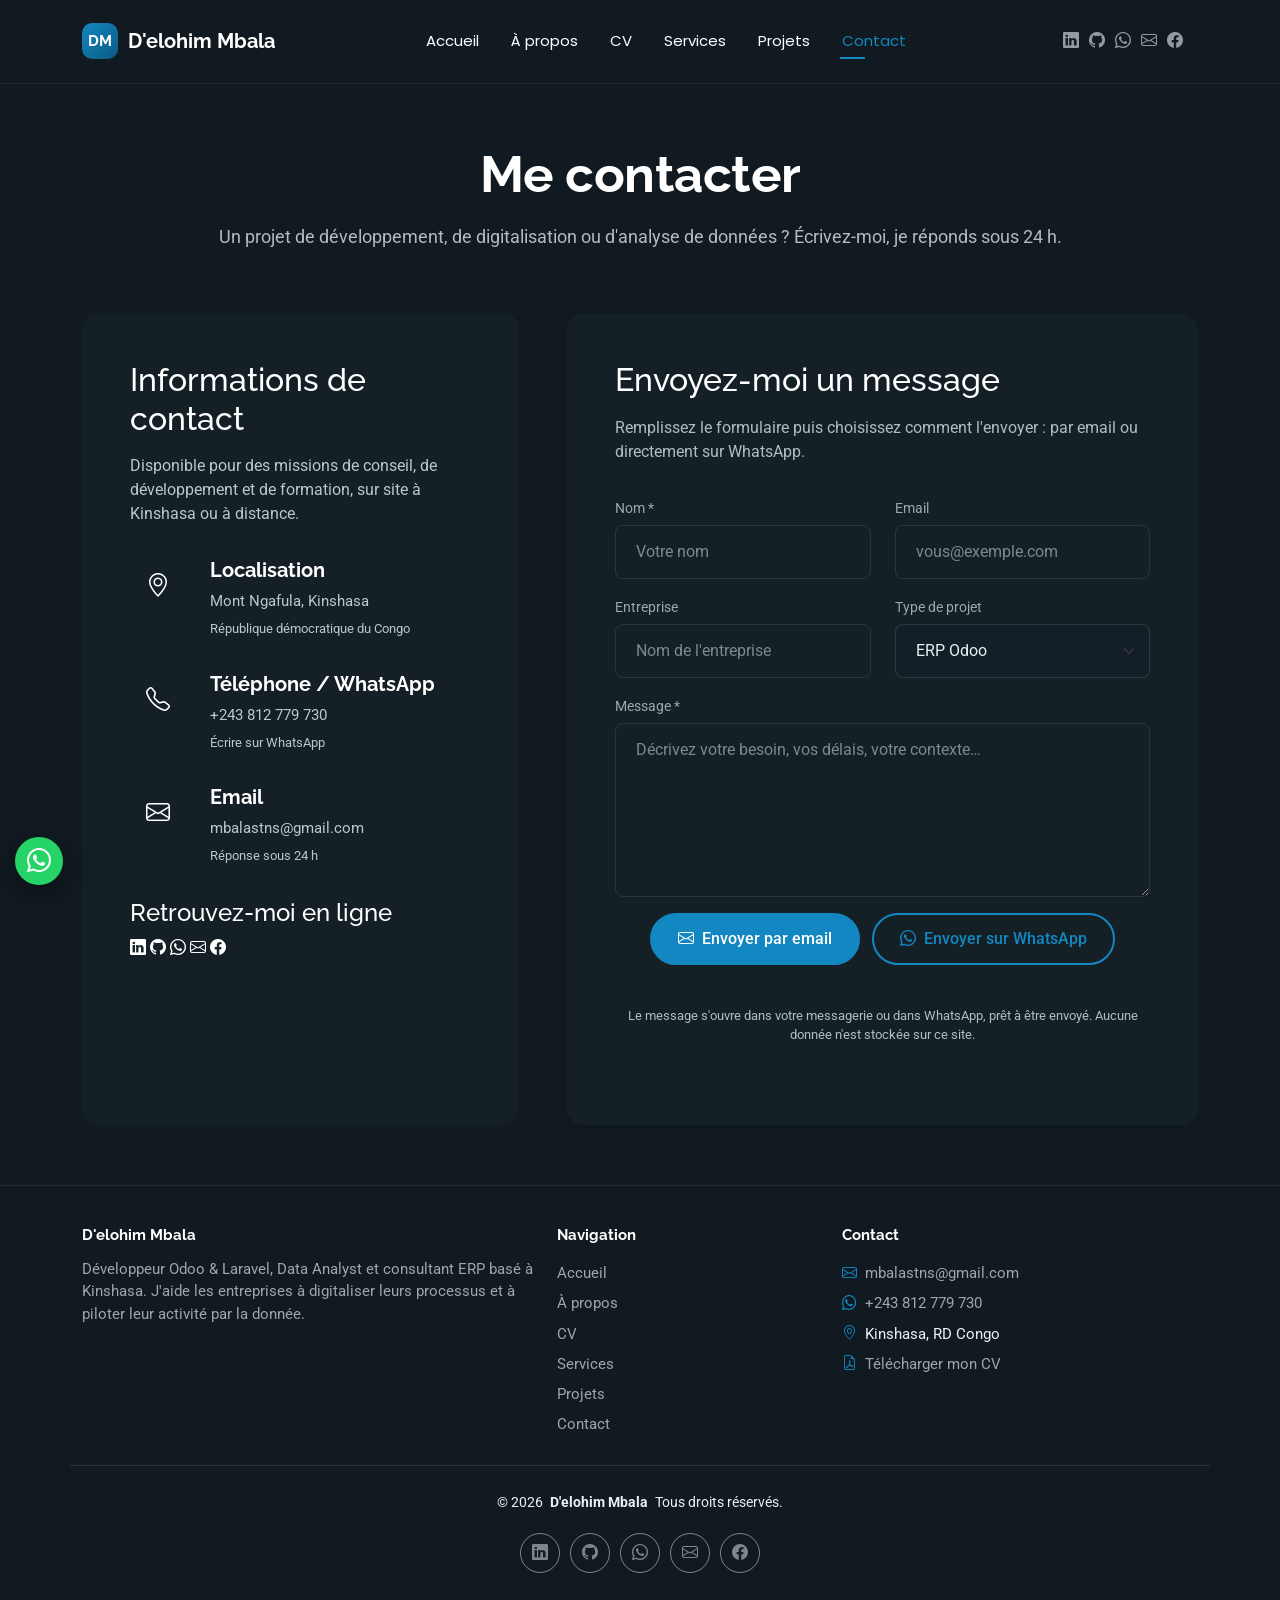
<file: contact/index.html>
<!DOCTYPE html>
<html lang="fr">

<head>
  <meta charset="utf-8">
  <meta content="width=device-width, initial-scale=1.0" name="viewport">
  <title>Contact — D'elohim Mbala | Développeur Odoo & Data Analyst</title>
  <meta name="description" content="Contactez D'elohim (Stanis) Mbala pour un projet Odoo, Laravel, Power BI ou de digitalisation : email, téléphone, WhatsApp. Basé à Kinshasa, RDC.">
  <meta name="keywords" content="D'elohim Mbala, Stanis Mbala, Développeur Odoo, Odoo Developer, Laravel, Data Analyst, Business Analyst, Consultant ERP, Power BI, Transformation digitale, Kinshasa, RDC">
  <meta name="author" content="D'elohim Mbala">
  <meta name="theme-color" content="#101a20">
  <link rel="canonical" href="https://delohim.github.io/contact/">

  <!-- Open Graph / réseaux sociaux -->
  <meta property="og:type" content="website">
  <meta property="og:locale" content="fr_FR">
  <meta property="og:site_name" content="D'elohim Mbala — Portfolio">
  <meta property="og:title" content="Contact — D'elohim Mbala | Développeur Odoo & Data Analyst">
  <meta property="og:description" content="Contactez D'elohim (Stanis) Mbala pour un projet Odoo, Laravel, Power BI ou de digitalisation : email, téléphone, WhatsApp. Basé à Kinshasa, RDC.">
  <meta property="og:url" content="https://delohim.github.io/contact/">
  <meta property="og:image" content="https://delohim.github.io/assets/img/profile/profil.jpg">
  <meta name="twitter:card" content="summary_large_image">
  <meta name="twitter:title" content="Contact — D'elohim Mbala | Développeur Odoo & Data Analyst">
  <meta name="twitter:description" content="Contactez D'elohim (Stanis) Mbala pour un projet Odoo, Laravel, Power BI ou de digitalisation : email, téléphone, WhatsApp. Basé à Kinshasa, RDC.">
  <meta name="twitter:image" content="https://delohim.github.io/assets/img/profile/profil.jpg">

  <!-- Favicons -->
  <link href="/assets/img/favicon.png" rel="icon">
  <link href="/assets/img/apple-touch-icon.png" rel="apple-touch-icon">

  <!-- Fonts -->
  <link href="https://fonts.googleapis.com" rel="preconnect">
  <link href="https://fonts.gstatic.com" rel="preconnect" crossorigin>
  <link href="https://fonts.googleapis.com/css2?family=Roboto:wght@300;400;500;700&family=Poppins:wght@400;500;600&family=Raleway:wght@400;600;700;800&display=swap" rel="stylesheet">

  <!-- Vendor CSS Files -->
  <link href="/assets/vendor/bootstrap/css/bootstrap.min.css" rel="stylesheet">
  <link href="/assets/vendor/bootstrap-icons/bootstrap-icons.min.css" rel="stylesheet">
  <link href="/assets/vendor/aos/aos.css" rel="stylesheet">

  <!-- Main CSS Files -->
  <link href="/assets/css/main.css" rel="stylesheet">
  <link href="/assets/css/custom.css" rel="stylesheet">
</head>

<body class="contact-page">

  <a class="skip-link" href="#main">Aller au contenu</a>

  <header id="header" class="header d-flex align-items-center light-background sticky-top">
    <div class="container position-relative d-flex align-items-center justify-content-between">

      <a href="/" class="brand" aria-label="Accueil — D'elohim Mbala">
        <span class="mark">DM</span><span class="name">D'elohim Mbala</span>
      </a>

      <nav id="navmenu" class="navmenu" aria-label="Navigation principale">
        <ul>
          <li><a href="/">Accueil</a></li>
          <li><a href="/about/">À propos</a></li>
          <li><a href="/resume/">CV</a></li>
          <li><a href="/services/">Services</a></li>
          <li><a href="/portfolio/">Projets</a></li>
          <li><a href="/contact/" class="active" aria-current="page">Contact</a></li>
        </ul>
        <i class="mobile-nav-toggle d-xl-none bi bi-list" role="button" tabindex="0" aria-label="Ouvrir le menu"></i>
      </nav>

      <div class="header-social-links">
        <a href="https://www.linkedin.com/in/stanis-mbala-027b73303/" class="linkedin" title="LinkedIn" aria-label="LinkedIn" target="_blank" rel="noopener"><i class="bi bi-linkedin"></i></a>
        <a href="https://github.com/DELOHIM" class="github" title="GitHub" aria-label="GitHub" target="_blank" rel="noopener"><i class="bi bi-github"></i></a>
        <a href="https://wa.me/243812779730" class="whatsapp" title="WhatsApp" aria-label="WhatsApp" target="_blank" rel="noopener"><i class="bi bi-whatsapp"></i></a>
        <a href="mailto:mbalastns@gmail.com" class="envelope" title="Email" aria-label="Email"><i class="bi bi-envelope"></i></a>
        <a href="https://www.facebook.com/delohim.mbalastanis" class="facebook" title="Facebook" aria-label="Facebook" target="_blank" rel="noopener"><i class="bi bi-facebook"></i></a>
      </div>

    </div>
  </header>

  <main class="main" id="main">

    <section id="contact" class="contact section">
      <div class="container section-title" data-aos="fade-up">
        <h1 class="h2">Me contacter</h1>
        <p>Un projet de développement, de digitalisation ou d'analyse de données ? Écrivez-moi, je réponds sous 24 h.</p>
      </div>

      <div class="container" data-aos="fade-up" data-aos-delay="100">
        <div class="row g-4 g-lg-5">
          <div class="col-lg-5">
            <div class="info-box" data-aos="fade-up" data-aos-delay="200">
              <h3>Informations de contact</h3>
              <p>Disponible pour des missions de conseil, de développement et de formation, sur site à Kinshasa ou à distance.</p>

              <div class="info-item" data-aos="fade-up" data-aos-delay="300">
                <div class="icon-box"><i class="bi bi-geo-alt"></i></div>
                <div class="content">
                  <h4>Localisation</h4>
                  <p>Mont Ngafula, Kinshasa</p>
                  <p><small>République démocratique du Congo</small></p>
                </div>
              </div>

              <div class="info-item" data-aos="fade-up" data-aos-delay="400">
                <div class="icon-box"><i class="bi bi-telephone"></i></div>
                <div class="content">
                  <h4>Téléphone / WhatsApp</h4>
                  <p><a href="tel:+243812779730">+243 812 779 730</a></p>
                  <p><small><a href="https://wa.me/243812779730" target="_blank" rel="noopener">Écrire sur WhatsApp</a></small></p>
                </div>
              </div>

              <div class="info-item" data-aos="fade-up" data-aos-delay="500">
                <div class="icon-box"><i class="bi bi-envelope"></i></div>
                <div class="content">
                  <h4>Email</h4>
                  <p><a href="mailto:mbalastns@gmail.com">mbalastns@gmail.com</a></p>
                  <p><small>Réponse sous 24 h</small></p>
                </div>
              </div>

              <div class="social-connect" data-aos="fade-up" data-aos-delay="600">
                <h4>Retrouvez-moi en ligne</h4>
                <div class="social-links">
                  <a href="https://www.linkedin.com/in/stanis-mbala-027b73303/" class="linkedin" title="LinkedIn" aria-label="LinkedIn" target="_blank" rel="noopener"><i class="bi bi-linkedin"></i></a>
                  <a href="https://github.com/DELOHIM" class="github" title="GitHub" aria-label="GitHub" target="_blank" rel="noopener"><i class="bi bi-github"></i></a>
                  <a href="https://wa.me/243812779730" class="whatsapp" title="WhatsApp" aria-label="WhatsApp" target="_blank" rel="noopener"><i class="bi bi-whatsapp"></i></a>
                  <a href="mailto:mbalastns@gmail.com" class="envelope" title="Email" aria-label="Email"><i class="bi bi-envelope"></i></a>
                  <a href="https://www.facebook.com/delohim.mbalastanis" class="facebook" title="Facebook" aria-label="Facebook" target="_blank" rel="noopener"><i class="bi bi-facebook"></i></a>
                </div>
              </div>
            </div>
          </div>

          <div class="col-lg-7">
            <div class="contact-form" data-aos="fade-up" data-aos-delay="300">
              <h3>Envoyez-moi un message</h3>
              <p>Remplissez le formulaire puis choisissez comment l'envoyer : par email ou directement sur WhatsApp.</p>

              <form id="contactForm" novalidate>
                <div class="row gy-3">
                  <div class="col-md-6">
                    <label class="form-label" for="cf-name">Nom *</label>
                    <input type="text" id="cf-name" name="name" class="form-control" placeholder="Votre nom" required autocomplete="name">
                  </div>
                  <div class="col-md-6">
                    <label class="form-label" for="cf-email">Email</label>
                    <input type="email" id="cf-email" name="email" class="form-control" placeholder="vous@exemple.com" autocomplete="email">
                  </div>
                  <div class="col-md-6">
                    <label class="form-label" for="cf-company">Entreprise</label>
                    <input type="text" id="cf-company" name="company" class="form-control" placeholder="Nom de l'entreprise" autocomplete="organization">
                  </div>
                  <div class="col-md-6">
                    <label class="form-label" for="cf-type">Type de projet</label>
                    <select id="cf-type" name="type" class="form-select form-control">
                      <option>ERP Odoo</option>
                      <option>Application web Laravel</option>
                      <option>Dashboard / Power BI</option>
                      <option>Digitalisation des processus</option>
                      <option>Formation</option>
                      <option>Autre</option>
                    </select>
                  </div>
                  <div class="col-12">
                    <label class="form-label" for="cf-message">Message *</label>
                    <textarea id="cf-message" name="message" class="form-control" rows="6" placeholder="Décrivez votre besoin, vos délais, votre contexte…" required></textarea>
                  </div>
                  <div class="col-12">
                    <div class="send-actions">
                      <button type="submit" class="btn-accent" data-channel="email"><i class="bi bi-envelope"></i>Envoyer par email</button>
                      <button type="submit" class="btn-line" data-channel="whatsapp"><i class="bi bi-whatsapp"></i>Envoyer sur WhatsApp</button>
                    </div>
                    <div class="form-status" role="status" aria-live="polite"></div>
                    <p class="form-note">Le message s'ouvre dans votre messagerie ou dans WhatsApp, prêt à être envoyé. Aucune donnée n'est stockée sur ce site.</p>
                  </div>
                </div>
              </form>
            </div>
          </div>
        </div>
      </div>
    </section>

  </main>

  <footer id="footer" class="footer">
    <div class="container">

      <div class="row gy-4 footer-grid">
        <div class="col-lg-5">
          <h4>D'elohim Mbala</h4>
          <p>Développeur Odoo &amp; Laravel, Data Analyst et consultant ERP basé à Kinshasa. J'aide les entreprises à digitaliser leurs processus et à piloter leur activité par la donnée.</p>
        </div>
        <div class="col-5 col-lg-3">
          <h4>Navigation</h4>
          <ul>
            <li><a href="/">Accueil</a></li>
            <li><a href="/about/">À propos</a></li>
            <li><a href="/resume/">CV</a></li>
            <li><a href="/services/">Services</a></li>
            <li><a href="/portfolio/">Projets</a></li>
            <li><a href="/contact/">Contact</a></li>
          </ul>
        </div>
        <div class="col-7 col-lg-4">
          <h4>Contact</h4>
          <ul>
            <li><i class="bi bi-envelope"></i><a href="mailto:mbalastns@gmail.com">mbalastns@gmail.com</a></li>
            <li><i class="bi bi-whatsapp"></i><a href="https://wa.me/243812779730" target="_blank" rel="noopener">+243 812 779 730</a></li>
            <li><i class="bi bi-geo-alt"></i>Kinshasa, RD Congo</li>
            <li><i class="bi bi-file-earmark-pdf"></i><a href="/assets/CV.pdf" download>Télécharger mon CV</a></li>
          </ul>
        </div>
      </div>

      <div class="copyright text-center">
        <p>© <span id="year">2026</span> <strong class="px-1 sitename">D'elohim Mbala</strong> <span>Tous droits réservés.</span></p>
      </div>
      <div class="social-links d-flex justify-content-center">
        <a href="https://www.linkedin.com/in/stanis-mbala-027b73303/" class="linkedin" title="LinkedIn" aria-label="LinkedIn" target="_blank" rel="noopener"><i class="bi bi-linkedin"></i></a>
        <a href="https://github.com/DELOHIM" class="github" title="GitHub" aria-label="GitHub" target="_blank" rel="noopener"><i class="bi bi-github"></i></a>
        <a href="https://wa.me/243812779730" class="whatsapp" title="WhatsApp" aria-label="WhatsApp" target="_blank" rel="noopener"><i class="bi bi-whatsapp"></i></a>
        <a href="mailto:mbalastns@gmail.com" class="envelope" title="Email" aria-label="Email"><i class="bi bi-envelope"></i></a>
        <a href="https://www.facebook.com/delohim.mbalastanis" class="facebook" title="Facebook" aria-label="Facebook" target="_blank" rel="noopener"><i class="bi bi-facebook"></i></a>
      </div>
    </div>
  </footer>

  <!-- WhatsApp -->
  <a href="https://wa.me/243812779730" class="wa-float" target="_blank" rel="noopener" aria-label="Discuter sur WhatsApp" title="Discuter sur WhatsApp"><i class="bi bi-whatsapp"></i></a>

  <!-- Scroll Top -->
  <a href="#" id="scroll-top" class="scroll-top d-flex align-items-center justify-content-center" aria-label="Retour en haut"><i class="bi bi-arrow-up-short"></i></a>

  <!-- Preloader -->
  <div id="preloader"></div>

  <!-- Vendor JS Files -->
  <script src="/assets/vendor/bootstrap/js/bootstrap.bundle.min.js"></script>
  <script src="/assets/vendor/aos/aos.js"></script>

  <!-- Main JS File -->
  <script src="/assets/js/main.js"></script>
  <script src="/assets/js/contact.js"></script>

</body>

</html>
</file>
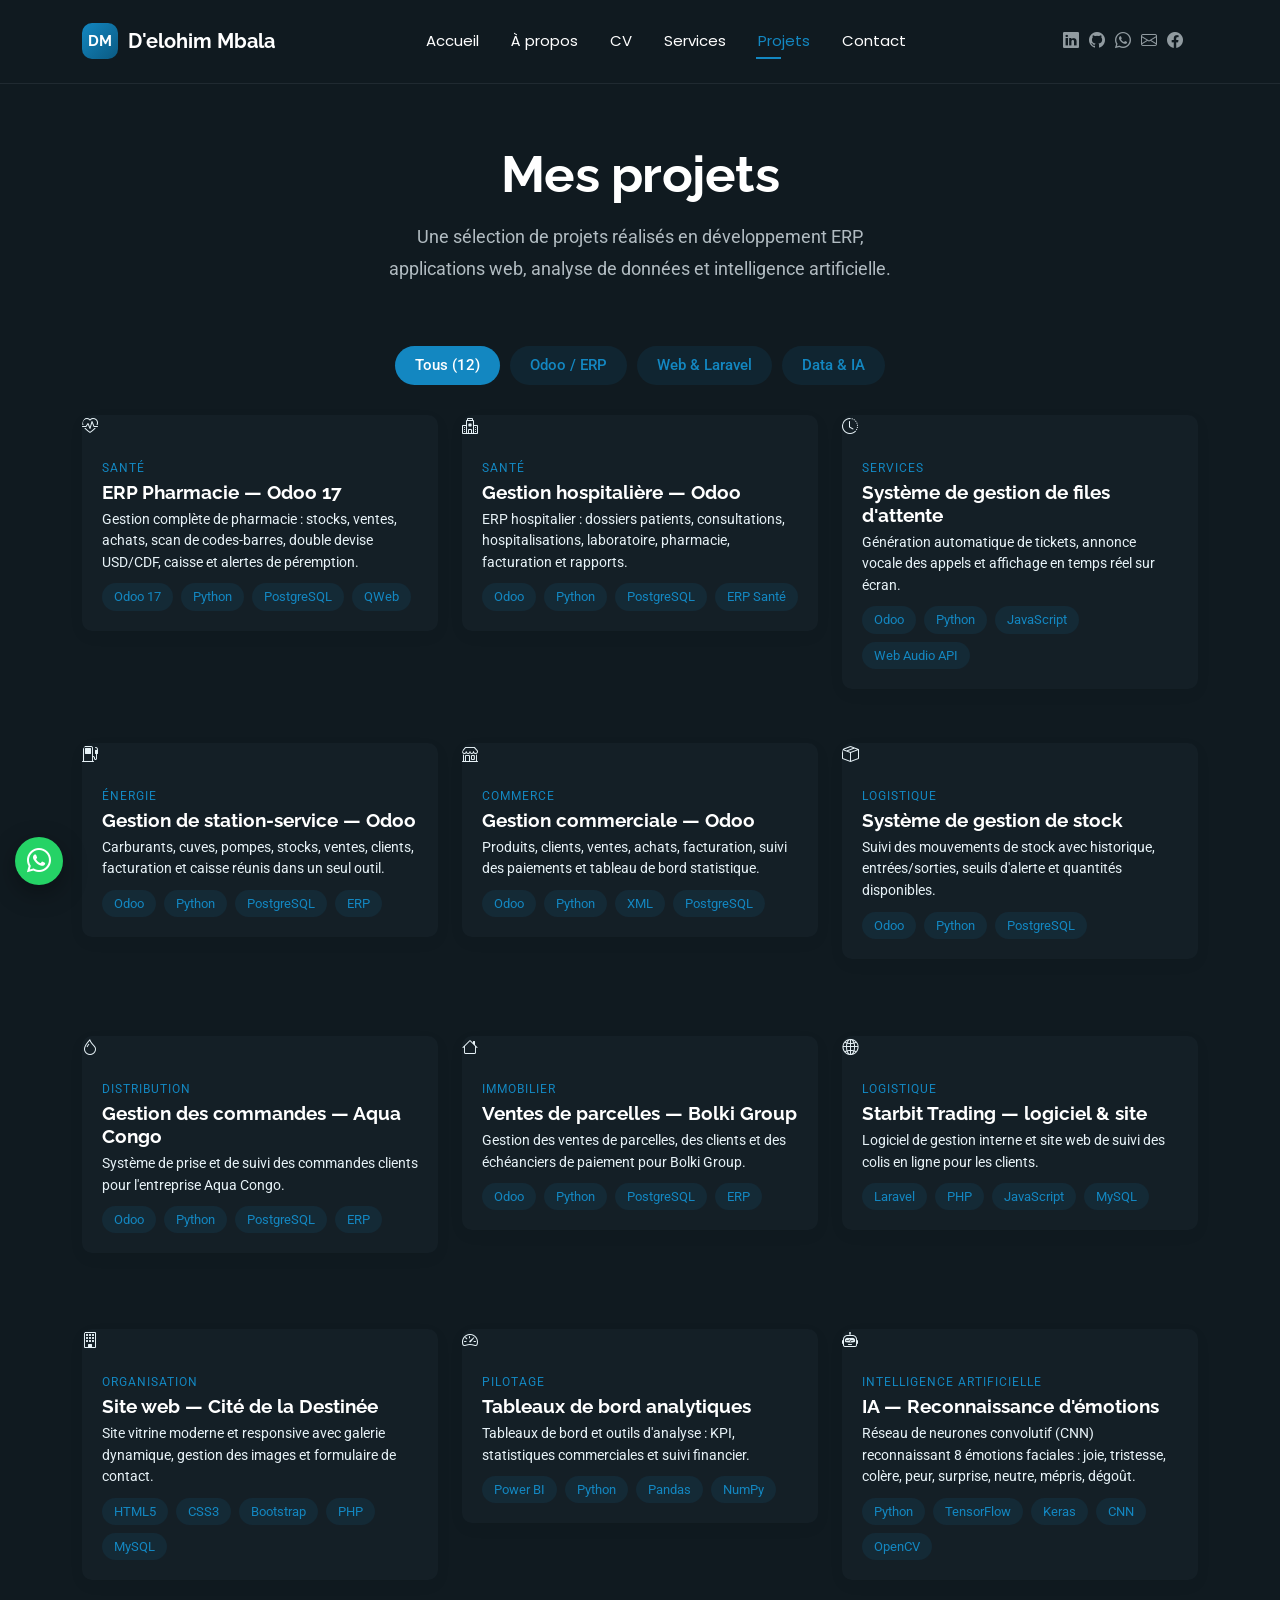
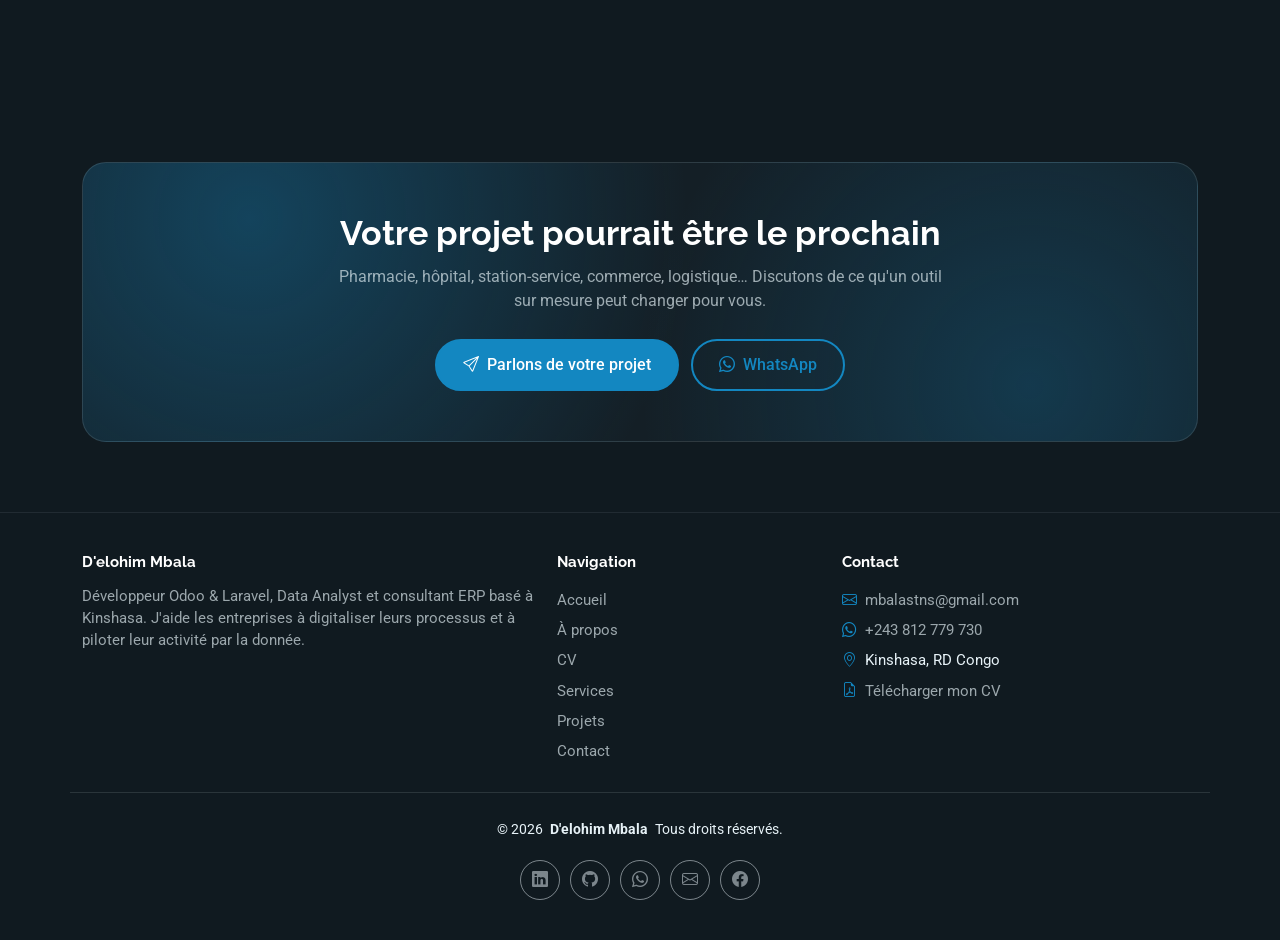
<file: portfolio/index.html>
<!DOCTYPE html>
<html lang="fr">

<head>
  <meta charset="utf-8">
  <meta content="width=device-width, initial-scale=1.0" name="viewport">
  <title>Projets — D'elohim Mbala | Réalisations Odoo, Laravel & Data</title>
  <meta name="description" content="Projets réalisés par D'elohim (Stanis) Mbala : ERP Odoo pour pharmacie, hôpital et station-service, applications Laravel, dashboards Power BI et IA.">
  <meta name="keywords" content="D'elohim Mbala, Stanis Mbala, Développeur Odoo, Odoo Developer, Laravel, Data Analyst, Business Analyst, Consultant ERP, Power BI, Transformation digitale, Kinshasa, RDC">
  <meta name="author" content="D'elohim Mbala">
  <meta name="theme-color" content="#101a20">
  <link rel="canonical" href="https://delohim.github.io/portfolio/">

  <!-- Open Graph / réseaux sociaux -->
  <meta property="og:type" content="website">
  <meta property="og:locale" content="fr_FR">
  <meta property="og:site_name" content="D'elohim Mbala — Portfolio">
  <meta property="og:title" content="Projets — D'elohim Mbala | Réalisations Odoo, Laravel & Data">
  <meta property="og:description" content="Projets réalisés par D'elohim (Stanis) Mbala : ERP Odoo pour pharmacie, hôpital et station-service, applications Laravel, dashboards Power BI et IA.">
  <meta property="og:url" content="https://delohim.github.io/portfolio/">
  <meta property="og:image" content="https://delohim.github.io/assets/img/profile/profil.jpg">
  <meta name="twitter:card" content="summary_large_image">
  <meta name="twitter:title" content="Projets — D'elohim Mbala | Réalisations Odoo, Laravel & Data">
  <meta name="twitter:description" content="Projets réalisés par D'elohim (Stanis) Mbala : ERP Odoo pour pharmacie, hôpital et station-service, applications Laravel, dashboards Power BI et IA.">
  <meta name="twitter:image" content="https://delohim.github.io/assets/img/profile/profil.jpg">

  <!-- Favicons -->
  <link href="/assets/img/favicon.png" rel="icon">
  <link href="/assets/img/apple-touch-icon.png" rel="apple-touch-icon">

  <!-- Fonts -->
  <link href="https://fonts.googleapis.com" rel="preconnect">
  <link href="https://fonts.gstatic.com" rel="preconnect" crossorigin>
  <link href="https://fonts.googleapis.com/css2?family=Roboto:wght@300;400;500;700&family=Poppins:wght@400;500;600&family=Raleway:wght@400;600;700;800&display=swap" rel="stylesheet">

  <!-- Vendor CSS Files -->
  <link href="/assets/vendor/bootstrap/css/bootstrap.min.css" rel="stylesheet">
  <link href="/assets/vendor/bootstrap-icons/bootstrap-icons.min.css" rel="stylesheet">
  <link href="/assets/vendor/aos/aos.css" rel="stylesheet">

  <!-- Main CSS Files -->
  <link href="/assets/css/main.css" rel="stylesheet">
  <link href="/assets/css/custom.css" rel="stylesheet">
</head>

<body class="portfolio-page">

  <a class="skip-link" href="#main">Aller au contenu</a>

  <header id="header" class="header d-flex align-items-center light-background sticky-top">
    <div class="container position-relative d-flex align-items-center justify-content-between">

      <a href="/" class="brand" aria-label="Accueil — D'elohim Mbala">
        <span class="mark">DM</span><span class="name">D'elohim Mbala</span>
      </a>

      <nav id="navmenu" class="navmenu" aria-label="Navigation principale">
        <ul>
          <li><a href="/">Accueil</a></li>
          <li><a href="/about/">À propos</a></li>
          <li><a href="/resume/">CV</a></li>
          <li><a href="/services/">Services</a></li>
          <li><a href="/portfolio/" class="active" aria-current="page">Projets</a></li>
          <li><a href="/contact/">Contact</a></li>
        </ul>
        <i class="mobile-nav-toggle d-xl-none bi bi-list" role="button" tabindex="0" aria-label="Ouvrir le menu"></i>
      </nav>

      <div class="header-social-links">
        <a href="https://www.linkedin.com/in/stanis-mbala-027b73303/" class="linkedin" title="LinkedIn" aria-label="LinkedIn" target="_blank" rel="noopener"><i class="bi bi-linkedin"></i></a>
        <a href="https://github.com/DELOHIM" class="github" title="GitHub" aria-label="GitHub" target="_blank" rel="noopener"><i class="bi bi-github"></i></a>
        <a href="https://wa.me/243812779730" class="whatsapp" title="WhatsApp" aria-label="WhatsApp" target="_blank" rel="noopener"><i class="bi bi-whatsapp"></i></a>
        <a href="mailto:mbalastns@gmail.com" class="envelope" title="Email" aria-label="Email"><i class="bi bi-envelope"></i></a>
        <a href="https://www.facebook.com/delohim.mbalastanis" class="facebook" title="Facebook" aria-label="Facebook" target="_blank" rel="noopener"><i class="bi bi-facebook"></i></a>
      </div>

    </div>
  </header>

  <main class="main" id="main">

    <section id="portfolio" class="portfolio section">
      <div class="container section-title" data-aos="fade-up">
        <h1 class="h2">Mes projets</h1>
        <p>Une sélection de projets réalisés en développement ERP, applications web, analyse de données et intelligence artificielle.</p>
      </div>

      <div class="container" data-aos="fade-up" data-aos-delay="100">
        <div class="isotope-layout" data-default-filter="*" data-layout="fitRows" data-sort="original-order">
          <ul class="portfolio-filters isotope-filters" data-aos="fade-up" data-aos-delay="200">
            <li data-filter="*" class="filter-active" tabindex="0" role="button">Tous (12)</li>
            <li data-filter=".filter-odoo" tabindex="0" role="button">Odoo / ERP</li>
            <li data-filter=".filter-web" tabindex="0" role="button">Web &amp; Laravel</li>
            <li data-filter=".filter-data" tabindex="0" role="button">Data &amp; IA</li>
          </ul>

          <div class="row gy-4 isotope-container" data-aos="fade-up" data-aos-delay="300">
            <div class="col-lg-4 col-md-6 portfolio-item isotope-item filter-odoo">
              <div class="portfolio-card">
                <div class="portfolio-icon"><i class="bi bi-heart-pulse"></i></div>
                <div class="portfolio-info">
                  <div class="sector">Santé</div>
                  <h4>ERP Pharmacie — Odoo 17</h4>
                  <p>Gestion complète de pharmacie : stocks, ventes, achats, scan de codes-barres, double devise USD/CDF, caisse et alertes de péremption.</p>
                  <div class="portfolio-tags"><span>Odoo 17</span><span>Python</span><span>PostgreSQL</span><span>QWeb</span></div>
                </div>
              </div>
            </div>
            <div class="col-lg-4 col-md-6 portfolio-item isotope-item filter-odoo">
              <div class="portfolio-card">
                <div class="portfolio-icon"><i class="bi bi-hospital"></i></div>
                <div class="portfolio-info">
                  <div class="sector">Santé</div>
                  <h4>Gestion hospitalière — Odoo</h4>
                  <p>ERP hospitalier : dossiers patients, consultations, hospitalisations, laboratoire, pharmacie, facturation et rapports.</p>
                  <div class="portfolio-tags"><span>Odoo</span><span>Python</span><span>PostgreSQL</span><span>ERP Santé</span></div>
                </div>
              </div>
            </div>
            <div class="col-lg-4 col-md-6 portfolio-item isotope-item filter-odoo">
              <div class="portfolio-card">
                <div class="portfolio-icon"><i class="bi bi-clock-history"></i></div>
                <div class="portfolio-info">
                  <div class="sector">Services</div>
                  <h4>Système de gestion de files d'attente</h4>
                  <p>Génération automatique de tickets, annonce vocale des appels et affichage en temps réel sur écran.</p>
                  <div class="portfolio-tags"><span>Odoo</span><span>Python</span><span>JavaScript</span><span>Web Audio API</span></div>
                </div>
              </div>
            </div>
            <div class="col-lg-4 col-md-6 portfolio-item isotope-item filter-odoo">
              <div class="portfolio-card">
                <div class="portfolio-icon"><i class="bi bi-fuel-pump"></i></div>
                <div class="portfolio-info">
                  <div class="sector">Énergie</div>
                  <h4>Gestion de station-service — Odoo</h4>
                  <p>Carburants, cuves, pompes, stocks, ventes, clients, facturation et caisse réunis dans un seul outil.</p>
                  <div class="portfolio-tags"><span>Odoo</span><span>Python</span><span>PostgreSQL</span><span>ERP</span></div>
                </div>
              </div>
            </div>
            <div class="col-lg-4 col-md-6 portfolio-item isotope-item filter-odoo">
              <div class="portfolio-card">
                <div class="portfolio-icon"><i class="bi bi-shop"></i></div>
                <div class="portfolio-info">
                  <div class="sector">Commerce</div>
                  <h4>Gestion commerciale — Odoo</h4>
                  <p>Produits, clients, ventes, achats, facturation, suivi des paiements et tableau de bord statistique.</p>
                  <div class="portfolio-tags"><span>Odoo</span><span>Python</span><span>XML</span><span>PostgreSQL</span></div>
                </div>
              </div>
            </div>
            <div class="col-lg-4 col-md-6 portfolio-item isotope-item filter-odoo">
              <div class="portfolio-card">
                <div class="portfolio-icon"><i class="bi bi-box-seam"></i></div>
                <div class="portfolio-info">
                  <div class="sector">Logistique</div>
                  <h4>Système de gestion de stock</h4>
                  <p>Suivi des mouvements de stock avec historique, entrées/sorties, seuils d'alerte et quantités disponibles.</p>
                  <div class="portfolio-tags"><span>Odoo</span><span>Python</span><span>PostgreSQL</span></div>
                </div>
              </div>
            </div>
            <div class="col-lg-4 col-md-6 portfolio-item isotope-item filter-odoo">
              <div class="portfolio-card">
                <div class="portfolio-icon"><i class="bi bi-droplet"></i></div>
                <div class="portfolio-info">
                  <div class="sector">Distribution</div>
                  <h4>Gestion des commandes — Aqua Congo</h4>
                  <p>Système de prise et de suivi des commandes clients pour l'entreprise Aqua Congo.</p>
                  <div class="portfolio-tags"><span>Odoo</span><span>Python</span><span>PostgreSQL</span><span>ERP</span></div>
                </div>
              </div>
            </div>
            <div class="col-lg-4 col-md-6 portfolio-item isotope-item filter-odoo">
              <div class="portfolio-card">
                <div class="portfolio-icon"><i class="bi bi-house"></i></div>
                <div class="portfolio-info">
                  <div class="sector">Immobilier</div>
                  <h4>Ventes de parcelles — Bolki Group</h4>
                  <p>Gestion des ventes de parcelles, des clients et des échéanciers de paiement pour Bolki Group.</p>
                  <div class="portfolio-tags"><span>Odoo</span><span>Python</span><span>PostgreSQL</span><span>ERP</span></div>
                </div>
              </div>
            </div>
            <div class="col-lg-4 col-md-6 portfolio-item isotope-item filter-web">
              <div class="portfolio-card">
                <div class="portfolio-icon"><i class="bi bi-globe2"></i></div>
                <div class="portfolio-info">
                  <div class="sector">Logistique</div>
                  <h4>Starbit Trading — logiciel & site</h4>
                  <p>Logiciel de gestion interne et site web de suivi des colis en ligne pour les clients.</p>
                  <div class="portfolio-tags"><span>Laravel</span><span>PHP</span><span>JavaScript</span><span>MySQL</span></div>
                </div>
              </div>
            </div>
            <div class="col-lg-4 col-md-6 portfolio-item isotope-item filter-web">
              <div class="portfolio-card">
                <div class="portfolio-icon"><i class="bi bi-building"></i></div>
                <div class="portfolio-info">
                  <div class="sector">Organisation</div>
                  <h4>Site web — Cité de la Destinée</h4>
                  <p>Site vitrine moderne et responsive avec galerie dynamique, gestion des images et formulaire de contact.</p>
                  <div class="portfolio-tags"><span>HTML5</span><span>CSS3</span><span>Bootstrap</span><span>PHP</span><span>MySQL</span></div>
                </div>
              </div>
            </div>
            <div class="col-lg-4 col-md-6 portfolio-item isotope-item filter-data">
              <div class="portfolio-card">
                <div class="portfolio-icon"><i class="bi bi-speedometer2"></i></div>
                <div class="portfolio-info">
                  <div class="sector">Pilotage</div>
                  <h4>Tableaux de bord analytiques</h4>
                  <p>Tableaux de bord et outils d'analyse : KPI, statistiques commerciales et suivi financier.</p>
                  <div class="portfolio-tags"><span>Power BI</span><span>Python</span><span>Pandas</span><span>NumPy</span></div>
                </div>
              </div>
            </div>
            <div class="col-lg-4 col-md-6 portfolio-item isotope-item filter-data">
              <div class="portfolio-card">
                <div class="portfolio-icon"><i class="bi bi-robot"></i></div>
                <div class="portfolio-info">
                  <div class="sector">Intelligence artificielle</div>
                  <h4>IA — Reconnaissance d'émotions</h4>
                  <p>Réseau de neurones convolutif (CNN) reconnaissant 8 émotions faciales : joie, tristesse, colère, peur, surprise, neutre, mépris, dégoût.</p>
                  <div class="portfolio-tags"><span>Python</span><span>TensorFlow</span><span>Keras</span><span>CNN</span><span>OpenCV</span></div>
                </div>
              </div>
            </div>
          </div>
        </div>
      </div>
    </section>

    <section class="block">
      <div class="container" data-aos="zoom-in">
        <div class="cta-band">
          <h2>Votre projet pourrait être le prochain</h2>
          <p>Pharmacie, hôpital, station-service, commerce, logistique… Discutons de ce qu'un outil sur mesure peut changer pour vous.</p>
          <div class="actions">
            <a href="/contact/" class="btn-accent"><i class="bi bi-send"></i>Parlons de votre projet</a>
            <a href="https://wa.me/243812779730" class="btn-line" target="_blank" rel="noopener"><i class="bi bi-whatsapp"></i>WhatsApp</a>
          </div>
        </div>
      </div>
    </section>

  </main>

  <footer id="footer" class="footer">
    <div class="container">

      <div class="row gy-4 footer-grid">
        <div class="col-lg-5">
          <h4>D'elohim Mbala</h4>
          <p>Développeur Odoo &amp; Laravel, Data Analyst et consultant ERP basé à Kinshasa. J'aide les entreprises à digitaliser leurs processus et à piloter leur activité par la donnée.</p>
        </div>
        <div class="col-5 col-lg-3">
          <h4>Navigation</h4>
          <ul>
            <li><a href="/">Accueil</a></li>
            <li><a href="/about/">À propos</a></li>
            <li><a href="/resume/">CV</a></li>
            <li><a href="/services/">Services</a></li>
            <li><a href="/portfolio/">Projets</a></li>
            <li><a href="/contact/">Contact</a></li>
          </ul>
        </div>
        <div class="col-7 col-lg-4">
          <h4>Contact</h4>
          <ul>
            <li><i class="bi bi-envelope"></i><a href="mailto:mbalastns@gmail.com">mbalastns@gmail.com</a></li>
            <li><i class="bi bi-whatsapp"></i><a href="https://wa.me/243812779730" target="_blank" rel="noopener">+243 812 779 730</a></li>
            <li><i class="bi bi-geo-alt"></i>Kinshasa, RD Congo</li>
            <li><i class="bi bi-file-earmark-pdf"></i><a href="/assets/CV.pdf" download>Télécharger mon CV</a></li>
          </ul>
        </div>
      </div>

      <div class="copyright text-center">
        <p>© <span id="year">2026</span> <strong class="px-1 sitename">D'elohim Mbala</strong> <span>Tous droits réservés.</span></p>
      </div>
      <div class="social-links d-flex justify-content-center">
        <a href="https://www.linkedin.com/in/stanis-mbala-027b73303/" class="linkedin" title="LinkedIn" aria-label="LinkedIn" target="_blank" rel="noopener"><i class="bi bi-linkedin"></i></a>
        <a href="https://github.com/DELOHIM" class="github" title="GitHub" aria-label="GitHub" target="_blank" rel="noopener"><i class="bi bi-github"></i></a>
        <a href="https://wa.me/243812779730" class="whatsapp" title="WhatsApp" aria-label="WhatsApp" target="_blank" rel="noopener"><i class="bi bi-whatsapp"></i></a>
        <a href="mailto:mbalastns@gmail.com" class="envelope" title="Email" aria-label="Email"><i class="bi bi-envelope"></i></a>
        <a href="https://www.facebook.com/delohim.mbalastanis" class="facebook" title="Facebook" aria-label="Facebook" target="_blank" rel="noopener"><i class="bi bi-facebook"></i></a>
      </div>
    </div>
  </footer>

  <!-- WhatsApp -->
  <a href="https://wa.me/243812779730" class="wa-float" target="_blank" rel="noopener" aria-label="Discuter sur WhatsApp" title="Discuter sur WhatsApp"><i class="bi bi-whatsapp"></i></a>

  <!-- Scroll Top -->
  <a href="#" id="scroll-top" class="scroll-top d-flex align-items-center justify-content-center" aria-label="Retour en haut"><i class="bi bi-arrow-up-short"></i></a>

  <!-- Preloader -->
  <div id="preloader"></div>

  <!-- Vendor JS Files -->
  <script src="/assets/vendor/bootstrap/js/bootstrap.bundle.min.js"></script>
  <script src="/assets/vendor/aos/aos.js"></script>
  <script src="/assets/vendor/imagesloaded/imagesloaded.pkgd.min.js"></script>
  <script src="/assets/vendor/isotope-layout/isotope.pkgd.min.js"></script>

  <!-- Main JS File -->
  <script src="/assets/js/main.js"></script>

</body>

</html>
</file>
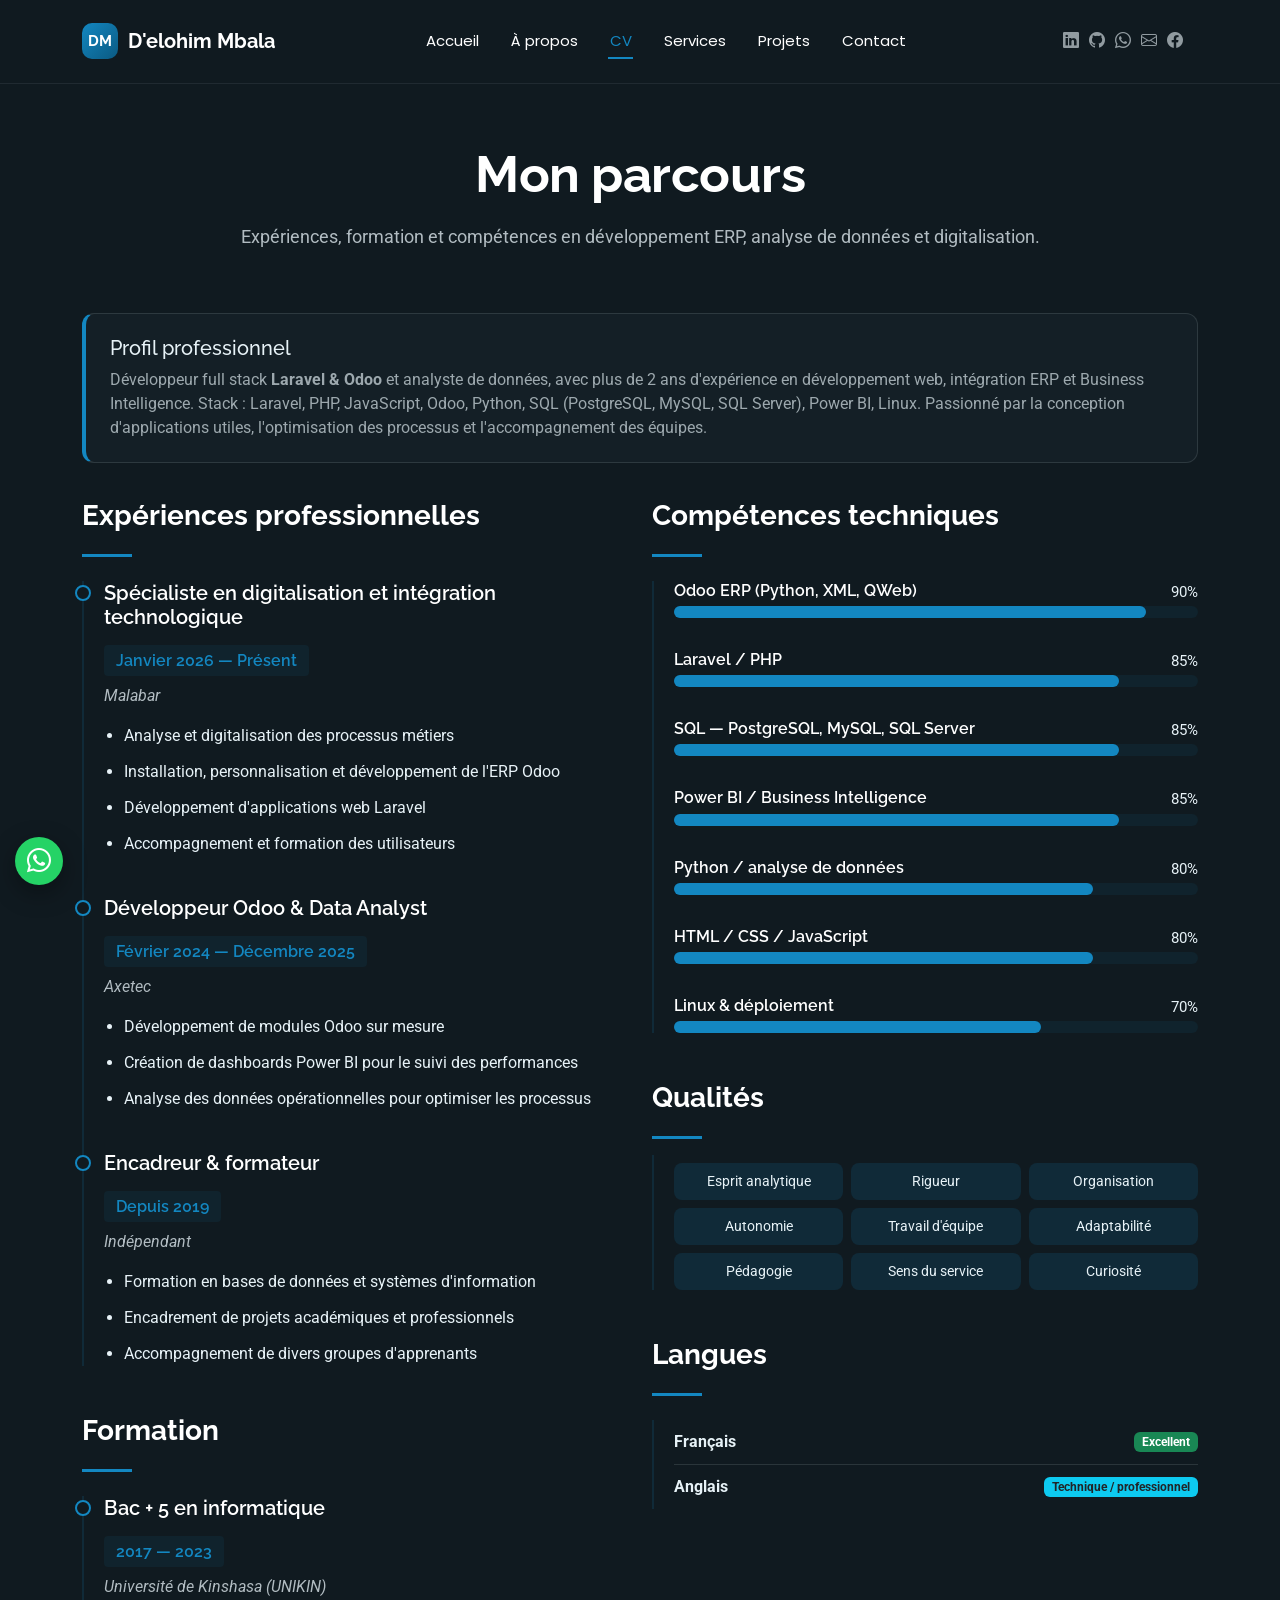
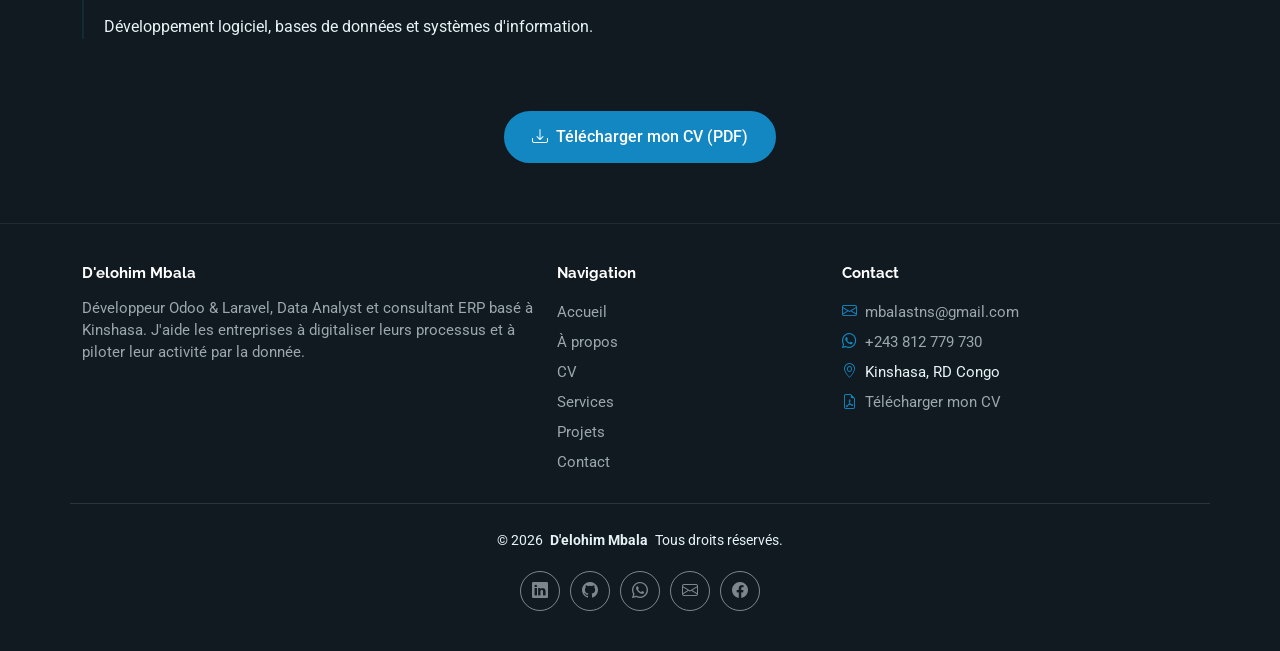
<file: resume/index.html>
<!DOCTYPE html>
<html lang="fr">

<head>
  <meta charset="utf-8">
  <meta content="width=device-width, initial-scale=1.0" name="viewport">
  <title>CV — D'elohim Mbala | Développeur Odoo & Laravel, Data Analyst</title>
  <meta name="description" content="CV de D'elohim (Stanis) Mbala : expériences chez Malabar et Axetec, Bac + 5 en informatique (UNIKIN), compétences Odoo, Laravel, SQL et Power BI.">
  <meta name="keywords" content="D'elohim Mbala, Stanis Mbala, Développeur Odoo, Odoo Developer, Laravel, Data Analyst, Business Analyst, Consultant ERP, Power BI, Transformation digitale, Kinshasa, RDC">
  <meta name="author" content="D'elohim Mbala">
  <meta name="theme-color" content="#101a20">
  <link rel="canonical" href="https://delohim.github.io/resume/">

  <!-- Open Graph / réseaux sociaux -->
  <meta property="og:type" content="website">
  <meta property="og:locale" content="fr_FR">
  <meta property="og:site_name" content="D'elohim Mbala — Portfolio">
  <meta property="og:title" content="CV — D'elohim Mbala | Développeur Odoo & Laravel, Data Analyst">
  <meta property="og:description" content="CV de D'elohim (Stanis) Mbala : expériences chez Malabar et Axetec, Bac + 5 en informatique (UNIKIN), compétences Odoo, Laravel, SQL et Power BI.">
  <meta property="og:url" content="https://delohim.github.io/resume/">
  <meta property="og:image" content="https://delohim.github.io/assets/img/profile/profil.jpg">
  <meta name="twitter:card" content="summary_large_image">
  <meta name="twitter:title" content="CV — D'elohim Mbala | Développeur Odoo & Laravel, Data Analyst">
  <meta name="twitter:description" content="CV de D'elohim (Stanis) Mbala : expériences chez Malabar et Axetec, Bac + 5 en informatique (UNIKIN), compétences Odoo, Laravel, SQL et Power BI.">
  <meta name="twitter:image" content="https://delohim.github.io/assets/img/profile/profil.jpg">

  <!-- Favicons -->
  <link href="/assets/img/favicon.png" rel="icon">
  <link href="/assets/img/apple-touch-icon.png" rel="apple-touch-icon">

  <!-- Fonts -->
  <link href="https://fonts.googleapis.com" rel="preconnect">
  <link href="https://fonts.gstatic.com" rel="preconnect" crossorigin>
  <link href="https://fonts.googleapis.com/css2?family=Roboto:wght@300;400;500;700&family=Poppins:wght@400;500;600&family=Raleway:wght@400;600;700;800&display=swap" rel="stylesheet">

  <!-- Vendor CSS Files -->
  <link href="/assets/vendor/bootstrap/css/bootstrap.min.css" rel="stylesheet">
  <link href="/assets/vendor/bootstrap-icons/bootstrap-icons.min.css" rel="stylesheet">
  <link href="/assets/vendor/aos/aos.css" rel="stylesheet">

  <!-- Main CSS Files -->
  <link href="/assets/css/main.css" rel="stylesheet">
  <link href="/assets/css/custom.css" rel="stylesheet">
</head>

<body class="resume-page">

  <a class="skip-link" href="#main">Aller au contenu</a>

  <header id="header" class="header d-flex align-items-center light-background sticky-top">
    <div class="container position-relative d-flex align-items-center justify-content-between">

      <a href="/" class="brand" aria-label="Accueil — D'elohim Mbala">
        <span class="mark">DM</span><span class="name">D'elohim Mbala</span>
      </a>

      <nav id="navmenu" class="navmenu" aria-label="Navigation principale">
        <ul>
          <li><a href="/">Accueil</a></li>
          <li><a href="/about/">À propos</a></li>
          <li><a href="/resume/" class="active" aria-current="page">CV</a></li>
          <li><a href="/services/">Services</a></li>
          <li><a href="/portfolio/">Projets</a></li>
          <li><a href="/contact/">Contact</a></li>
        </ul>
        <i class="mobile-nav-toggle d-xl-none bi bi-list" role="button" tabindex="0" aria-label="Ouvrir le menu"></i>
      </nav>

      <div class="header-social-links">
        <a href="https://www.linkedin.com/in/stanis-mbala-027b73303/" class="linkedin" title="LinkedIn" aria-label="LinkedIn" target="_blank" rel="noopener"><i class="bi bi-linkedin"></i></a>
        <a href="https://github.com/DELOHIM" class="github" title="GitHub" aria-label="GitHub" target="_blank" rel="noopener"><i class="bi bi-github"></i></a>
        <a href="https://wa.me/243812779730" class="whatsapp" title="WhatsApp" aria-label="WhatsApp" target="_blank" rel="noopener"><i class="bi bi-whatsapp"></i></a>
        <a href="mailto:mbalastns@gmail.com" class="envelope" title="Email" aria-label="Email"><i class="bi bi-envelope"></i></a>
        <a href="https://www.facebook.com/delohim.mbalastanis" class="facebook" title="Facebook" aria-label="Facebook" target="_blank" rel="noopener"><i class="bi bi-facebook"></i></a>
      </div>

    </div>
  </header>

  <main class="main" id="main">

    <section id="resume" class="resume section">
      <div class="container section-title" data-aos="fade-up">
        <h1 class="h2">Mon parcours</h1>
        <p>Expériences, formation et compétences en développement ERP, analyse de données et digitalisation.</p>
      </div>

      <div class="container" data-aos="fade-up" data-aos-delay="100">

        <div class="profile-summary" data-aos="fade-up">
          <h2 class="h5 mb-2">Profil professionnel</h2>
          <p>Développeur full stack <strong>Laravel &amp; Odoo</strong> et analyste de données, avec plus de 2 ans d'expérience en développement web, intégration ERP et Business Intelligence. Stack : Laravel, PHP, JavaScript, Odoo, Python, SQL (PostgreSQL, MySQL, SQL Server), Power BI, Linux. Passionné par la conception d'applications utiles, l'optimisation des processus et l'accompagnement des équipes.</p>
        </div>

        <div class="row">
          <div class="col-lg-6">
            <div class="resume-item" data-aos="fade-up" data-aos-delay="100">
              <h3 class="resume-title">Expériences professionnelles</h3>
              <div class="resume-content">
                <article class="experience-item">
                  <h4>Spécialiste en digitalisation et intégration technologique</h4>
                  <h5>Janvier 2026 — Présent</h5>
                  <p class="company"><em>Malabar</em></p>
                  <ul>
                    <li>Analyse et digitalisation des processus métiers</li>
                    <li>Installation, personnalisation et développement de l'ERP Odoo</li>
                    <li>Développement d'applications web Laravel</li>
                    <li>Accompagnement et formation des utilisateurs</li>
                  </ul>
                </article>
                <article class="experience-item">
                  <h4>Développeur Odoo &amp; Data Analyst</h4>
                  <h5>Février 2024 — Décembre 2025</h5>
                  <p class="company"><em>Axetec</em></p>
                  <ul>
                    <li>Développement de modules Odoo sur mesure</li>
                    <li>Création de dashboards Power BI pour le suivi des performances</li>
                    <li>Analyse des données opérationnelles pour optimiser les processus</li>
                  </ul>
                </article>
                <article class="experience-item">
                  <h4>Encadreur &amp; formateur</h4>
                  <h5>Depuis 2019</h5>
                  <p class="company"><em>Indépendant</em></p>
                  <ul>
                    <li>Formation en bases de données et systèmes d'information</li>
                    <li>Encadrement de projets académiques et professionnels</li>
                    <li>Accompagnement de divers groupes d'apprenants</li>
                  </ul>
                </article>
              </div>
            </div>

            <div class="resume-item" data-aos="fade-up">
              <h3 class="resume-title">Formation</h3>
              <div class="resume-content">
                <article class="education-item">
                  <h4>Bac + 5 en informatique</h4>
                  <h5>2017 — 2023</h5>
                  <p class="institution"><em>Université de Kinshasa (UNIKIN)</em></p>
                  <p>Développement logiciel, bases de données et systèmes d'information.</p>
                </article>
              </div>
            </div>
          </div>

          <div class="col-lg-6">
            <div class="resume-item skills-animation" data-aos="fade-up">
              <h3 class="resume-title">Compétences techniques</h3>
              <div class="resume-content">
                <div class="skill-item">
                  <div class="skill-head"><h4>Odoo ERP (Python, XML, QWeb)</h4><span>90%</span></div>
                  <div class="progress" role="progressbar" aria-label="Odoo ERP (Python, XML, QWeb)" aria-valuenow="90" aria-valuemin="0" aria-valuemax="100">
                    <div class="progress-bar" style="width: 90%;" aria-valuenow="90"></div>
                  </div>
                </div>
                <div class="skill-item">
                  <div class="skill-head"><h4>Laravel / PHP</h4><span>85%</span></div>
                  <div class="progress" role="progressbar" aria-label="Laravel / PHP" aria-valuenow="85" aria-valuemin="0" aria-valuemax="100">
                    <div class="progress-bar" style="width: 85%;" aria-valuenow="85"></div>
                  </div>
                </div>
                <div class="skill-item">
                  <div class="skill-head"><h4>SQL — PostgreSQL, MySQL, SQL Server</h4><span>85%</span></div>
                  <div class="progress" role="progressbar" aria-label="SQL — PostgreSQL, MySQL, SQL Server" aria-valuenow="85" aria-valuemin="0" aria-valuemax="100">
                    <div class="progress-bar" style="width: 85%;" aria-valuenow="85"></div>
                  </div>
                </div>
                <div class="skill-item">
                  <div class="skill-head"><h4>Power BI / Business Intelligence</h4><span>85%</span></div>
                  <div class="progress" role="progressbar" aria-label="Power BI / Business Intelligence" aria-valuenow="85" aria-valuemin="0" aria-valuemax="100">
                    <div class="progress-bar" style="width: 85%;" aria-valuenow="85"></div>
                  </div>
                </div>
                <div class="skill-item">
                  <div class="skill-head"><h4>Python / analyse de données</h4><span>80%</span></div>
                  <div class="progress" role="progressbar" aria-label="Python / analyse de données" aria-valuenow="80" aria-valuemin="0" aria-valuemax="100">
                    <div class="progress-bar" style="width: 80%;" aria-valuenow="80"></div>
                  </div>
                </div>
                <div class="skill-item">
                  <div class="skill-head"><h4>HTML / CSS / JavaScript</h4><span>80%</span></div>
                  <div class="progress" role="progressbar" aria-label="HTML / CSS / JavaScript" aria-valuenow="80" aria-valuemin="0" aria-valuemax="100">
                    <div class="progress-bar" style="width: 80%;" aria-valuenow="80"></div>
                  </div>
                </div>
                <div class="skill-item">
                  <div class="skill-head"><h4>Linux & déploiement</h4><span>70%</span></div>
                  <div class="progress" role="progressbar" aria-label="Linux & déploiement" aria-valuenow="70" aria-valuemin="0" aria-valuemax="100">
                    <div class="progress-bar" style="width: 70%;" aria-valuenow="70"></div>
                  </div>
                </div>
              </div>
            </div>

            <div class="resume-item" data-aos="fade-up">
              <h3 class="resume-title">Qualités</h3>
              <div class="resume-content">
                <div class="row g-2">
                  <div class="col-6 col-md-4"><span class="soft-badge">Esprit analytique</span></div>
                  <div class="col-6 col-md-4"><span class="soft-badge">Rigueur</span></div>
                  <div class="col-6 col-md-4"><span class="soft-badge">Organisation</span></div>
                  <div class="col-6 col-md-4"><span class="soft-badge">Autonomie</span></div>
                  <div class="col-6 col-md-4"><span class="soft-badge">Travail d'équipe</span></div>
                  <div class="col-6 col-md-4"><span class="soft-badge">Adaptabilité</span></div>
                  <div class="col-6 col-md-4"><span class="soft-badge">Pédagogie</span></div>
                  <div class="col-6 col-md-4"><span class="soft-badge">Sens du service</span></div>
                  <div class="col-6 col-md-4"><span class="soft-badge">Curiosité</span></div>
                </div>
              </div>
            </div>

            <div class="resume-item" data-aos="fade-up">
              <h3 class="resume-title">Langues</h3>
              <div class="resume-content">
                <div class="lang-row"><span class="fw-bold">Français</span><span class="badge bg-success">Excellent</span></div>
                <div class="lang-row"><span class="fw-bold">Anglais</span><span class="badge bg-info text-dark">Technique / professionnel</span></div>
              </div>
            </div>
          </div>
        </div>

        <div class="text-center mt-4" data-aos="fade-up">
          <a href="/assets/CV.pdf" class="btn-accent" download><i class="bi bi-download"></i>Télécharger mon CV (PDF)</a>
        </div>

      </div>
    </section>

  </main>

  <footer id="footer" class="footer">
    <div class="container">

      <div class="row gy-4 footer-grid">
        <div class="col-lg-5">
          <h4>D'elohim Mbala</h4>
          <p>Développeur Odoo &amp; Laravel, Data Analyst et consultant ERP basé à Kinshasa. J'aide les entreprises à digitaliser leurs processus et à piloter leur activité par la donnée.</p>
        </div>
        <div class="col-5 col-lg-3">
          <h4>Navigation</h4>
          <ul>
            <li><a href="/">Accueil</a></li>
            <li><a href="/about/">À propos</a></li>
            <li><a href="/resume/">CV</a></li>
            <li><a href="/services/">Services</a></li>
            <li><a href="/portfolio/">Projets</a></li>
            <li><a href="/contact/">Contact</a></li>
          </ul>
        </div>
        <div class="col-7 col-lg-4">
          <h4>Contact</h4>
          <ul>
            <li><i class="bi bi-envelope"></i><a href="mailto:mbalastns@gmail.com">mbalastns@gmail.com</a></li>
            <li><i class="bi bi-whatsapp"></i><a href="https://wa.me/243812779730" target="_blank" rel="noopener">+243 812 779 730</a></li>
            <li><i class="bi bi-geo-alt"></i>Kinshasa, RD Congo</li>
            <li><i class="bi bi-file-earmark-pdf"></i><a href="/assets/CV.pdf" download>Télécharger mon CV</a></li>
          </ul>
        </div>
      </div>

      <div class="copyright text-center">
        <p>© <span id="year">2026</span> <strong class="px-1 sitename">D'elohim Mbala</strong> <span>Tous droits réservés.</span></p>
      </div>
      <div class="social-links d-flex justify-content-center">
        <a href="https://www.linkedin.com/in/stanis-mbala-027b73303/" class="linkedin" title="LinkedIn" aria-label="LinkedIn" target="_blank" rel="noopener"><i class="bi bi-linkedin"></i></a>
        <a href="https://github.com/DELOHIM" class="github" title="GitHub" aria-label="GitHub" target="_blank" rel="noopener"><i class="bi bi-github"></i></a>
        <a href="https://wa.me/243812779730" class="whatsapp" title="WhatsApp" aria-label="WhatsApp" target="_blank" rel="noopener"><i class="bi bi-whatsapp"></i></a>
        <a href="mailto:mbalastns@gmail.com" class="envelope" title="Email" aria-label="Email"><i class="bi bi-envelope"></i></a>
        <a href="https://www.facebook.com/delohim.mbalastanis" class="facebook" title="Facebook" aria-label="Facebook" target="_blank" rel="noopener"><i class="bi bi-facebook"></i></a>
      </div>
    </div>
  </footer>

  <!-- WhatsApp -->
  <a href="https://wa.me/243812779730" class="wa-float" target="_blank" rel="noopener" aria-label="Discuter sur WhatsApp" title="Discuter sur WhatsApp"><i class="bi bi-whatsapp"></i></a>

  <!-- Scroll Top -->
  <a href="#" id="scroll-top" class="scroll-top d-flex align-items-center justify-content-center" aria-label="Retour en haut"><i class="bi bi-arrow-up-short"></i></a>

  <!-- Preloader -->
  <div id="preloader"></div>

  <!-- Vendor JS Files -->
  <script src="/assets/vendor/bootstrap/js/bootstrap.bundle.min.js"></script>
  <script src="/assets/vendor/aos/aos.js"></script>
  <script src="/assets/vendor/waypoints/noframework.waypoints.js"></script>

  <!-- Main JS File -->
  <script src="/assets/js/main.js"></script>

</body>

</html>
</file>
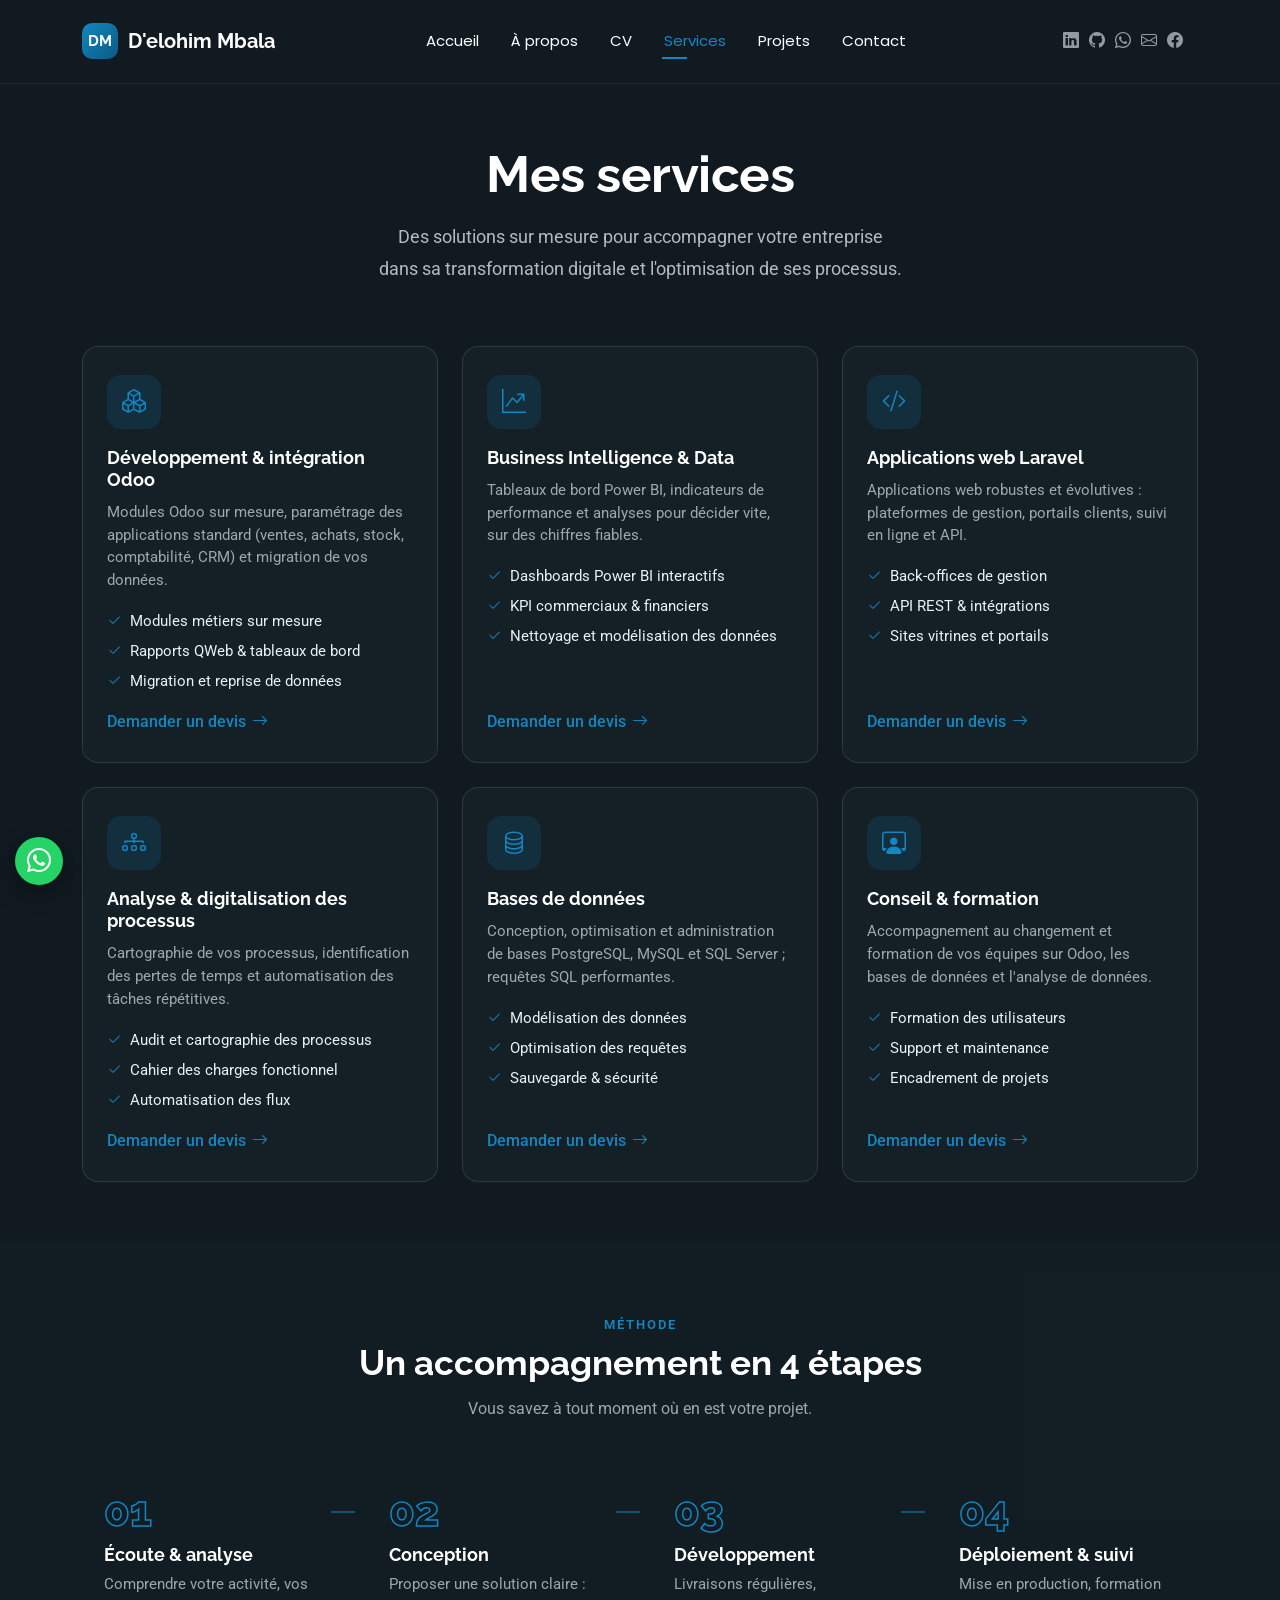
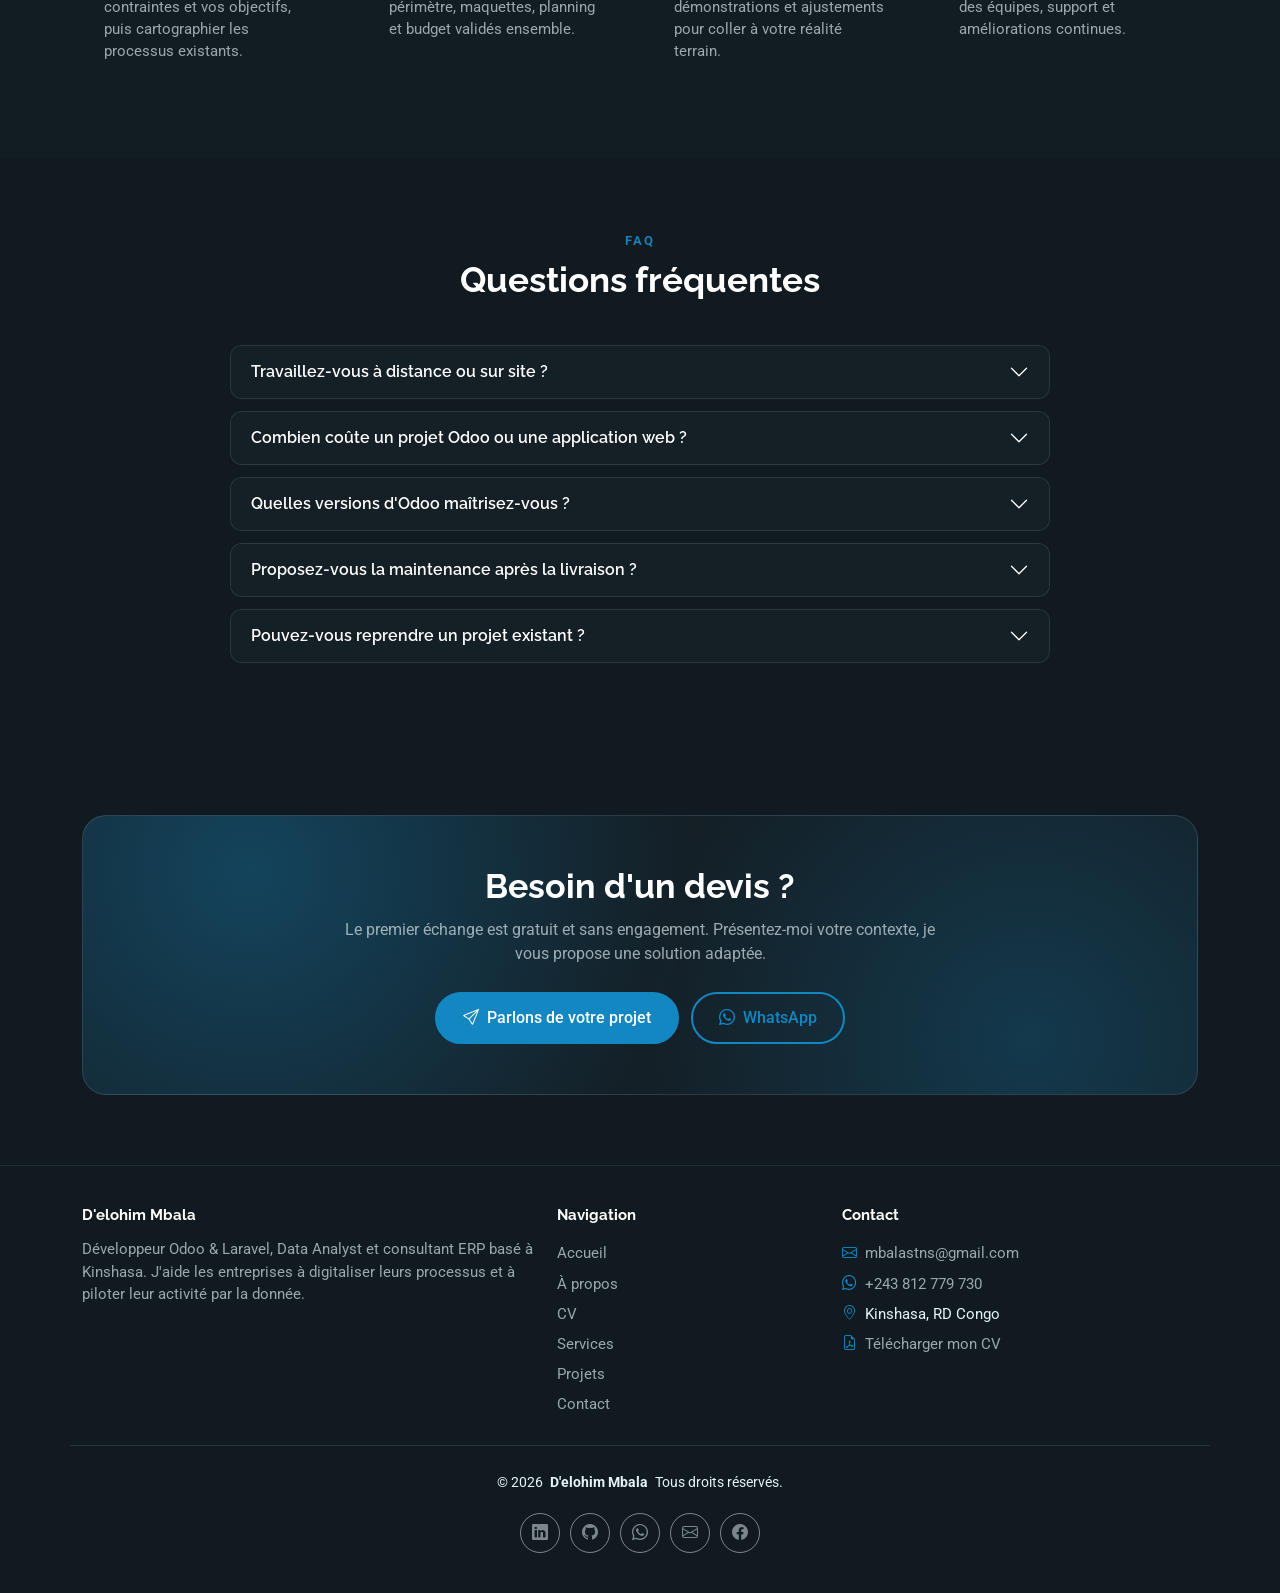
<file: services/index.html>
<!DOCTYPE html>
<html lang="fr">

<head>
  <meta charset="utf-8">
  <meta content="width=device-width, initial-scale=1.0" name="viewport">
  <title>Services — D'elohim Mbala | Odoo, Laravel, Power BI & digitalisation</title>
  <meta name="description" content="Développement et intégration Odoo, applications Laravel, Business Intelligence Power BI, bases de données, digitalisation des processus et formation.">
  <meta name="keywords" content="D'elohim Mbala, Stanis Mbala, Développeur Odoo, Odoo Developer, Laravel, Data Analyst, Business Analyst, Consultant ERP, Power BI, Transformation digitale, Kinshasa, RDC">
  <meta name="author" content="D'elohim Mbala">
  <meta name="theme-color" content="#101a20">
  <link rel="canonical" href="https://delohim.github.io/services/">

  <!-- Open Graph / réseaux sociaux -->
  <meta property="og:type" content="website">
  <meta property="og:locale" content="fr_FR">
  <meta property="og:site_name" content="D'elohim Mbala — Portfolio">
  <meta property="og:title" content="Services — D'elohim Mbala | Odoo, Laravel, Power BI & digitalisation">
  <meta property="og:description" content="Développement et intégration Odoo, applications Laravel, Business Intelligence Power BI, bases de données, digitalisation des processus et formation.">
  <meta property="og:url" content="https://delohim.github.io/services/">
  <meta property="og:image" content="https://delohim.github.io/assets/img/profile/profil.jpg">
  <meta name="twitter:card" content="summary_large_image">
  <meta name="twitter:title" content="Services — D'elohim Mbala | Odoo, Laravel, Power BI & digitalisation">
  <meta name="twitter:description" content="Développement et intégration Odoo, applications Laravel, Business Intelligence Power BI, bases de données, digitalisation des processus et formation.">
  <meta name="twitter:image" content="https://delohim.github.io/assets/img/profile/profil.jpg">

  <!-- Favicons -->
  <link href="/assets/img/favicon.png" rel="icon">
  <link href="/assets/img/apple-touch-icon.png" rel="apple-touch-icon">

  <!-- Fonts -->
  <link href="https://fonts.googleapis.com" rel="preconnect">
  <link href="https://fonts.gstatic.com" rel="preconnect" crossorigin>
  <link href="https://fonts.googleapis.com/css2?family=Roboto:wght@300;400;500;700&family=Poppins:wght@400;500;600&family=Raleway:wght@400;600;700;800&display=swap" rel="stylesheet">

  <!-- Vendor CSS Files -->
  <link href="/assets/vendor/bootstrap/css/bootstrap.min.css" rel="stylesheet">
  <link href="/assets/vendor/bootstrap-icons/bootstrap-icons.min.css" rel="stylesheet">
  <link href="/assets/vendor/aos/aos.css" rel="stylesheet">

  <!-- Main CSS Files -->
  <link href="/assets/css/main.css" rel="stylesheet">
  <link href="/assets/css/custom.css" rel="stylesheet">
</head>

<body class="services-page">

  <a class="skip-link" href="#main">Aller au contenu</a>

  <header id="header" class="header d-flex align-items-center light-background sticky-top">
    <div class="container position-relative d-flex align-items-center justify-content-between">

      <a href="/" class="brand" aria-label="Accueil — D'elohim Mbala">
        <span class="mark">DM</span><span class="name">D'elohim Mbala</span>
      </a>

      <nav id="navmenu" class="navmenu" aria-label="Navigation principale">
        <ul>
          <li><a href="/">Accueil</a></li>
          <li><a href="/about/">À propos</a></li>
          <li><a href="/resume/">CV</a></li>
          <li><a href="/services/" class="active" aria-current="page">Services</a></li>
          <li><a href="/portfolio/">Projets</a></li>
          <li><a href="/contact/">Contact</a></li>
        </ul>
        <i class="mobile-nav-toggle d-xl-none bi bi-list" role="button" tabindex="0" aria-label="Ouvrir le menu"></i>
      </nav>

      <div class="header-social-links">
        <a href="https://www.linkedin.com/in/stanis-mbala-027b73303/" class="linkedin" title="LinkedIn" aria-label="LinkedIn" target="_blank" rel="noopener"><i class="bi bi-linkedin"></i></a>
        <a href="https://github.com/DELOHIM" class="github" title="GitHub" aria-label="GitHub" target="_blank" rel="noopener"><i class="bi bi-github"></i></a>
        <a href="https://wa.me/243812779730" class="whatsapp" title="WhatsApp" aria-label="WhatsApp" target="_blank" rel="noopener"><i class="bi bi-whatsapp"></i></a>
        <a href="mailto:mbalastns@gmail.com" class="envelope" title="Email" aria-label="Email"><i class="bi bi-envelope"></i></a>
        <a href="https://www.facebook.com/delohim.mbalastanis" class="facebook" title="Facebook" aria-label="Facebook" target="_blank" rel="noopener"><i class="bi bi-facebook"></i></a>
      </div>

    </div>
  </header>

  <main class="main" id="main">

    <section id="services" class="services section">
      <div class="container section-title" data-aos="fade-up">
        <h1 class="h2">Mes services</h1>
        <p>Des solutions sur mesure pour accompagner votre entreprise dans sa transformation digitale et l'optimisation de ses processus.</p>
      </div>
      <div class="container">
        <div class="row g-4">
          <div class="col-md-6 col-lg-4" data-aos="fade-up" data-aos-delay="100">
            <div class="feature-card">
              <div class="icon"><i class="bi bi-boxes"></i></div>
              <h3>Développement & intégration Odoo</h3>
              <p>Modules Odoo sur mesure, paramétrage des applications standard (ventes, achats, stock, comptabilité, CRM) et migration de vos données.</p>
              <ul><li><i class="bi bi-check2"></i>Modules métiers sur mesure</li><li><i class="bi bi-check2"></i>Rapports QWeb & tableaux de bord</li><li><i class="bi bi-check2"></i>Migration et reprise de données</li></ul>
              <a href="/contact/" class="more">Demander un devis <i class="bi bi-arrow-right"></i></a>
            </div>
          </div>
          <div class="col-md-6 col-lg-4" data-aos="fade-up" data-aos-delay="180">
            <div class="feature-card">
              <div class="icon"><i class="bi bi-graph-up-arrow"></i></div>
              <h3>Business Intelligence & Data</h3>
              <p>Tableaux de bord Power BI, indicateurs de performance et analyses pour décider vite, sur des chiffres fiables.</p>
              <ul><li><i class="bi bi-check2"></i>Dashboards Power BI interactifs</li><li><i class="bi bi-check2"></i>KPI commerciaux & financiers</li><li><i class="bi bi-check2"></i>Nettoyage et modélisation des données</li></ul>
              <a href="/contact/" class="more">Demander un devis <i class="bi bi-arrow-right"></i></a>
            </div>
          </div>
          <div class="col-md-6 col-lg-4" data-aos="fade-up" data-aos-delay="260">
            <div class="feature-card">
              <div class="icon"><i class="bi bi-code-slash"></i></div>
              <h3>Applications web Laravel</h3>
              <p>Applications web robustes et évolutives : plateformes de gestion, portails clients, suivi en ligne et API.</p>
              <ul><li><i class="bi bi-check2"></i>Back-offices de gestion</li><li><i class="bi bi-check2"></i>API REST & intégrations</li><li><i class="bi bi-check2"></i>Sites vitrines et portails</li></ul>
              <a href="/contact/" class="more">Demander un devis <i class="bi bi-arrow-right"></i></a>
            </div>
          </div>
          <div class="col-md-6 col-lg-4" data-aos="fade-up" data-aos-delay="100">
            <div class="feature-card">
              <div class="icon"><i class="bi bi-diagram-3"></i></div>
              <h3>Analyse & digitalisation des processus</h3>
              <p>Cartographie de vos processus, identification des pertes de temps et automatisation des tâches répétitives.</p>
              <ul><li><i class="bi bi-check2"></i>Audit et cartographie des processus</li><li><i class="bi bi-check2"></i>Cahier des charges fonctionnel</li><li><i class="bi bi-check2"></i>Automatisation des flux</li></ul>
              <a href="/contact/" class="more">Demander un devis <i class="bi bi-arrow-right"></i></a>
            </div>
          </div>
          <div class="col-md-6 col-lg-4" data-aos="fade-up" data-aos-delay="180">
            <div class="feature-card">
              <div class="icon"><i class="bi bi-database"></i></div>
              <h3>Bases de données</h3>
              <p>Conception, optimisation et administration de bases PostgreSQL, MySQL et SQL Server ; requêtes SQL performantes.</p>
              <ul><li><i class="bi bi-check2"></i>Modélisation des données</li><li><i class="bi bi-check2"></i>Optimisation des requêtes</li><li><i class="bi bi-check2"></i>Sauvegarde & sécurité</li></ul>
              <a href="/contact/" class="more">Demander un devis <i class="bi bi-arrow-right"></i></a>
            </div>
          </div>
          <div class="col-md-6 col-lg-4" data-aos="fade-up" data-aos-delay="260">
            <div class="feature-card">
              <div class="icon"><i class="bi bi-person-workspace"></i></div>
              <h3>Conseil & formation</h3>
              <p>Accompagnement au changement et formation de vos équipes sur Odoo, les bases de données et l'analyse de données.</p>
              <ul><li><i class="bi bi-check2"></i>Formation des utilisateurs</li><li><i class="bi bi-check2"></i>Support et maintenance</li><li><i class="bi bi-check2"></i>Encadrement de projets</li></ul>
              <a href="/contact/" class="more">Demander un devis <i class="bi bi-arrow-right"></i></a>
            </div>
          </div>
        </div>
      </div>
    </section>

    <section class="block block-alt">
      <div class="container">
        <div class="block-head" data-aos="fade-up">
          <span class="eyebrow">Méthode</span>
          <h2>Un accompagnement en 4 étapes</h2>
          <p>Vous savez à tout moment où en est votre projet.</p>
        </div>
        <div class="row g-4 process-row">
          <div class="col-md-6 col-lg-3" data-aos="fade-up" data-aos-delay="100">
            <div class="process-step">
              <div class="step-num">01</div>
              <h3>Écoute & analyse</h3>
              <p>Comprendre votre activité, vos contraintes et vos objectifs, puis cartographier les processus existants.</p>
            </div>
          </div>
          <div class="col-md-6 col-lg-3" data-aos="fade-up" data-aos-delay="180">
            <div class="process-step">
              <div class="step-num">02</div>
              <h3>Conception</h3>
              <p>Proposer une solution claire : périmètre, maquettes, planning et budget validés ensemble.</p>
            </div>
          </div>
          <div class="col-md-6 col-lg-3" data-aos="fade-up" data-aos-delay="260">
            <div class="process-step">
              <div class="step-num">03</div>
              <h3>Développement</h3>
              <p>Livraisons régulières, démonstrations et ajustements pour coller à votre réalité terrain.</p>
            </div>
          </div>
          <div class="col-md-6 col-lg-3" data-aos="fade-up" data-aos-delay="340">
            <div class="process-step">
              <div class="step-num">04</div>
              <h3>Déploiement & suivi</h3>
              <p>Mise en production, formation des équipes, support et améliorations continues.</p>
            </div>
          </div>
        </div>
      </div>
    </section>

    <section class="block faq">
      <div class="container">
        <div class="block-head" data-aos="fade-up">
          <span class="eyebrow">FAQ</span>
          <h2>Questions fréquentes</h2>
        </div>
        <div class="accordion mx-auto" id="faqList" style="max-width: 820px;" data-aos="fade-up">
          <div class="accordion-item">
            <h3 class="accordion-header">
              <button class="accordion-button collapsed" type="button" data-bs-toggle="collapse" data-bs-target="#faq0" aria-expanded="false" aria-controls="faq0">Travaillez-vous à distance ou sur site ?</button>
            </h3>
            <div id="faq0" class="accordion-collapse collapse" data-bs-parent="#faqList">
              <div class="accordion-body">Les deux. Je suis basé à Kinshasa et j'interviens sur site en RDC ; je travaille aussi à distance avec des clients ailleurs, avec des points réguliers en visioconférence.</div>
            </div>
          </div>
          <div class="accordion-item">
            <h3 class="accordion-header">
              <button class="accordion-button collapsed" type="button" data-bs-toggle="collapse" data-bs-target="#faq1" aria-expanded="false" aria-controls="faq1">Combien coûte un projet Odoo ou une application web ?</button>
            </h3>
            <div id="faq1" class="accordion-collapse collapse" data-bs-parent="#faqList">
              <div class="accordion-body">Cela dépend du périmètre : nombre de modules, volume de données, intégrations, formation. Après un premier échange gratuit, je vous remets une proposition détaillée avec planning et budget.</div>
            </div>
          </div>
          <div class="accordion-item">
            <h3 class="accordion-header">
              <button class="accordion-button collapsed" type="button" data-bs-toggle="collapse" data-bs-target="#faq2" aria-expanded="false" aria-controls="faq2">Quelles versions d'Odoo maîtrisez-vous ?</button>
            </h3>
            <div id="faq2" class="accordion-collapse collapse" data-bs-parent="#faqList">
              <div class="accordion-body">Je travaille principalement sur les versions récentes d'Odoo (Community et Enterprise), notamment Odoo 17, et j'accompagne aussi les migrations depuis des versions plus anciennes.</div>
            </div>
          </div>
          <div class="accordion-item">
            <h3 class="accordion-header">
              <button class="accordion-button collapsed" type="button" data-bs-toggle="collapse" data-bs-target="#faq3" aria-expanded="false" aria-controls="faq3">Proposez-vous la maintenance après la livraison ?</button>
            </h3>
            <div id="faq3" class="accordion-collapse collapse" data-bs-parent="#faqList">
              <div class="accordion-body">Oui : support, corrections, évolutions fonctionnelles et formation de nouveaux utilisateurs peuvent être assurés après la mise en production.</div>
            </div>
          </div>
          <div class="accordion-item">
            <h3 class="accordion-header">
              <button class="accordion-button collapsed" type="button" data-bs-toggle="collapse" data-bs-target="#faq4" aria-expanded="false" aria-controls="faq4">Pouvez-vous reprendre un projet existant ?</button>
            </h3>
            <div id="faq4" class="accordion-collapse collapse" data-bs-parent="#faqList">
              <div class="accordion-body">Oui. Je commence par un audit du code et des données pour évaluer l'existant, puis je propose un plan de reprise ou d'amélioration.</div>
            </div>
          </div>
        </div>
      </div>
    </section>

    <section class="block">
      <div class="container" data-aos="zoom-in">
        <div class="cta-band">
          <h2>Besoin d'un devis ?</h2>
          <p>Le premier échange est gratuit et sans engagement. Présentez-moi votre contexte, je vous propose une solution adaptée.</p>
          <div class="actions">
            <a href="/contact/" class="btn-accent"><i class="bi bi-send"></i>Parlons de votre projet</a>
            <a href="https://wa.me/243812779730" class="btn-line" target="_blank" rel="noopener"><i class="bi bi-whatsapp"></i>WhatsApp</a>
          </div>
        </div>
      </div>
    </section>

  </main>

  <footer id="footer" class="footer">
    <div class="container">

      <div class="row gy-4 footer-grid">
        <div class="col-lg-5">
          <h4>D'elohim Mbala</h4>
          <p>Développeur Odoo &amp; Laravel, Data Analyst et consultant ERP basé à Kinshasa. J'aide les entreprises à digitaliser leurs processus et à piloter leur activité par la donnée.</p>
        </div>
        <div class="col-5 col-lg-3">
          <h4>Navigation</h4>
          <ul>
            <li><a href="/">Accueil</a></li>
            <li><a href="/about/">À propos</a></li>
            <li><a href="/resume/">CV</a></li>
            <li><a href="/services/">Services</a></li>
            <li><a href="/portfolio/">Projets</a></li>
            <li><a href="/contact/">Contact</a></li>
          </ul>
        </div>
        <div class="col-7 col-lg-4">
          <h4>Contact</h4>
          <ul>
            <li><i class="bi bi-envelope"></i><a href="mailto:mbalastns@gmail.com">mbalastns@gmail.com</a></li>
            <li><i class="bi bi-whatsapp"></i><a href="https://wa.me/243812779730" target="_blank" rel="noopener">+243 812 779 730</a></li>
            <li><i class="bi bi-geo-alt"></i>Kinshasa, RD Congo</li>
            <li><i class="bi bi-file-earmark-pdf"></i><a href="/assets/CV.pdf" download>Télécharger mon CV</a></li>
          </ul>
        </div>
      </div>

      <div class="copyright text-center">
        <p>© <span id="year">2026</span> <strong class="px-1 sitename">D'elohim Mbala</strong> <span>Tous droits réservés.</span></p>
      </div>
      <div class="social-links d-flex justify-content-center">
        <a href="https://www.linkedin.com/in/stanis-mbala-027b73303/" class="linkedin" title="LinkedIn" aria-label="LinkedIn" target="_blank" rel="noopener"><i class="bi bi-linkedin"></i></a>
        <a href="https://github.com/DELOHIM" class="github" title="GitHub" aria-label="GitHub" target="_blank" rel="noopener"><i class="bi bi-github"></i></a>
        <a href="https://wa.me/243812779730" class="whatsapp" title="WhatsApp" aria-label="WhatsApp" target="_blank" rel="noopener"><i class="bi bi-whatsapp"></i></a>
        <a href="mailto:mbalastns@gmail.com" class="envelope" title="Email" aria-label="Email"><i class="bi bi-envelope"></i></a>
        <a href="https://www.facebook.com/delohim.mbalastanis" class="facebook" title="Facebook" aria-label="Facebook" target="_blank" rel="noopener"><i class="bi bi-facebook"></i></a>
      </div>
    </div>
  </footer>

  <!-- WhatsApp -->
  <a href="https://wa.me/243812779730" class="wa-float" target="_blank" rel="noopener" aria-label="Discuter sur WhatsApp" title="Discuter sur WhatsApp"><i class="bi bi-whatsapp"></i></a>

  <!-- Scroll Top -->
  <a href="#" id="scroll-top" class="scroll-top d-flex align-items-center justify-content-center" aria-label="Retour en haut"><i class="bi bi-arrow-up-short"></i></a>

  <!-- Preloader -->
  <div id="preloader"></div>

  <!-- Vendor JS Files -->
  <script src="/assets/vendor/bootstrap/js/bootstrap.bundle.min.js"></script>
  <script src="/assets/vendor/aos/aos.js"></script>

  <!-- Main JS File -->
  <script src="/assets/js/main.js"></script>

</body>

</html>
</file>
<file: assets/css/custom.css>
/*--------------------------------------------------------------
# Personnalisations — D'elohim Mbala
# Chargé après main.css. Reprend les variables du thème sombre.
--------------------------------------------------------------*/
:root {
  --accent-soft: color-mix(in srgb, var(--accent-color), transparent 85%);
  --line: color-mix(in srgb, var(--default-color), transparent 88%);
  --muted: color-mix(in srgb, var(--default-color), transparent 35%);
}

::selection { background: var(--accent-color); color: #fff; }

:focus-visible {
  outline: 2px solid var(--accent-color);
  outline-offset: 3px;
  border-radius: 4px;
}

.skip-link {
  position: absolute;
  left: -9999px;
  top: 8px;
  z-index: 10000;
  background: var(--accent-color);
  color: #fff;
  padding: 8px 16px;
  border-radius: 6px;
}
.skip-link:focus { left: 8px; color: #fff; }

.highlight, .typed { color: var(--accent-color); }

/* ---------- Brand dans l'en-tête ---------- */
.header .brand {
  font-family: var(--heading-font);
  font-weight: 700;
  font-size: 1.25rem;
  color: var(--heading-color);
  display: flex;
  align-items: center;
  gap: 10px;
  white-space: nowrap;
}
.header .brand .mark {
  width: 36px;
  height: 36px;
  border-radius: 10px;
  display: grid;
  place-items: center;
  background: linear-gradient(135deg, var(--accent-color), #0b5a82);
  color: #fff;
  font-size: 0.95rem;
  letter-spacing: 0.5px;
}
.header .brand:hover { color: var(--heading-color); }
@media (max-width: 1199px) {
  .header .header-social-links { display: none; }
}
@media (max-width: 340px) {
  .header .brand .name { display: none; }
}

/* ---------- Boutons ---------- */
.btn-accent,
.btn-line {
  display: inline-flex;
  align-items: center;
  justify-content: center;
  gap: 8px;
  padding: 12px 26px;
  border-radius: 50px;
  font-weight: 500;
  white-space: nowrap;
  transition: all 0.3s ease;
  border: 2px solid var(--accent-color);
}
.btn-accent { background: var(--accent-color); color: #fff; }
.btn-accent:hover {
  color: #fff;
  background: color-mix(in srgb, var(--accent-color), #000 15%);
  border-color: color-mix(in srgb, var(--accent-color), #000 15%);
  transform: translateY(-2px);
  box-shadow: 0 10px 25px color-mix(in srgb, var(--accent-color), transparent 70%);
}
.btn-line { background: transparent; color: var(--accent-color); }
.btn-line:hover { background: var(--accent-color); color: #fff; transform: translateY(-2px); }

/* ---------- Hero ---------- */
.hero-content h1 { font-size: clamp(2.2rem, 5vw, 3.2rem); font-weight: 700; line-height: 1.2; }
.hero-content h2 { font-size: clamp(1.2rem, 2.6vw, 1.7rem); font-weight: 400; margin-top: 10px; min-height: 2.2em; }
.hero-content p { font-size: 1.05rem; color: var(--muted); margin: 18px 0 28px; line-height: 1.8; }
.hero .hero-actions { display: flex; flex-wrap: wrap; gap: 12px; }
.hero .availability {
  display: inline-flex;
  align-items: center;
  gap: 8px;
  font-size: 0.85rem;
  padding: 6px 14px;
  border-radius: 50px;
  background: var(--accent-soft);
  color: var(--default-color);
  margin-bottom: 18px;
}
.hero .availability .dot {
  width: 8px;
  height: 8px;
  border-radius: 50%;
  background: #2ecc71;
  box-shadow: 0 0 0 0 rgba(46, 204, 113, 0.6);
  animation: pulse-dot 2s infinite;
}
@keyframes pulse-dot {
  70% { box-shadow: 0 0 0 8px rgba(46, 204, 113, 0); }
  100% { box-shadow: 0 0 0 0 rgba(46, 204, 113, 0); }
}
.hero .image-wrapper .profile-caption {
  background: color-mix(in srgb, var(--surface-color), transparent 5%);
  border: 1px solid var(--line);
  box-shadow: 0 10px 40px rgba(0, 0, 0, 0.35);
}
.hero .image-wrapper .profile-caption .meta strong { color: var(--heading-color); }
.hero .image-wrapper .profile-caption .meta .funfact { color: var(--accent-color); }

/* ---------- Titres de section (accueil) ---------- */
.block { padding: 70px 0; }
.block-alt { background: color-mix(in srgb, var(--surface-color), transparent 40%); }
.block-head { text-align: center; max-width: 680px; margin: 0 auto 44px; }
.block-head .eyebrow {
  display: inline-block;
  font-size: 0.8rem;
  text-transform: uppercase;
  letter-spacing: 2px;
  color: var(--accent-color);
  font-weight: 600;
  margin-bottom: 8px;
}
.block-head h2 { font-size: clamp(1.6rem, 3.5vw, 2.2rem); font-weight: 700; margin-bottom: 12px; }
.block-head p { color: var(--muted); margin: 0; }

/* ---------- Chiffres clés ---------- */
.stat-card {
  background: var(--surface-color);
  border: 1px solid var(--line);
  border-radius: 16px;
  padding: 26px 18px;
  text-align: center;
  height: 100%;
  transition: transform 0.3s ease, border-color 0.3s ease;
}
.stat-card:hover { transform: translateY(-4px); border-color: var(--accent-color); }
.stat-card i { font-size: 1.6rem; color: var(--accent-color); }
.stat-card .num {
  display: block;
  font-family: var(--heading-font);
  font-size: 2.3rem;
  font-weight: 700;
  color: var(--heading-color);
  line-height: 1.1;
  margin-top: 8px;
}
.stat-card .label { font-size: 0.9rem; color: var(--muted); }

/* ---------- Cartes génériques ---------- */
.feature-card {
  background: var(--surface-color);
  border: 1px solid var(--line);
  border-radius: 16px;
  padding: 28px 24px;
  height: 100%;
  transition: all 0.3s ease;
  display: flex;
  flex-direction: column;
}
.feature-card:hover {
  transform: translateY(-6px);
  border-color: color-mix(in srgb, var(--accent-color), transparent 40%);
  box-shadow: 0 18px 40px rgba(0, 0, 0, 0.3);
}
.feature-card .icon {
  width: 54px;
  height: 54px;
  border-radius: 14px;
  display: grid;
  place-items: center;
  background: var(--accent-soft);
  color: var(--accent-color);
  font-size: 1.5rem;
  margin-bottom: 18px;
}
.feature-card h3 { font-size: 1.15rem; font-weight: 700; margin-bottom: 10px; }
.feature-card p { color: var(--muted); font-size: 0.95rem; margin-bottom: 14px; }
.feature-card ul { padding-left: 0; list-style: none; margin: 0 0 14px; font-size: 0.92rem; }
.feature-card ul li { padding: 4px 0; display: flex; gap: 8px; }
.feature-card ul li i { color: var(--accent-color); }
.feature-card .more { margin-top: auto; font-weight: 500; display: inline-flex; gap: 6px; align-items: center; }
.feature-card .more i { transition: transform 0.3s; }
.feature-card:hover .more i { transform: translateX(4px); }

.tag-list { display: flex; flex-wrap: wrap; gap: 6px; margin-top: auto; }
.tag-list span {
  font-size: 0.75rem;
  padding: 4px 10px;
  border-radius: 50px;
  background: var(--accent-soft);
  color: var(--default-color);
}
.feature-card .sector { font-size: 0.8rem; color: var(--accent-color); text-transform: uppercase; letter-spacing: 1px; margin-bottom: 6px; }

/* ---------- Stack technique ---------- */
.stack-group { margin-bottom: 22px; }
.stack-group h3 { font-size: 0.85rem; text-transform: uppercase; letter-spacing: 1.5px; color: var(--muted); margin-bottom: 12px; }
.chips { display: flex; flex-wrap: wrap; gap: 10px; }
.chip {
  display: inline-flex;
  align-items: center;
  gap: 8px;
  padding: 8px 16px;
  border-radius: 50px;
  border: 1px solid var(--line);
  background: var(--surface-color);
  font-size: 0.92rem;
  transition: all 0.25s ease;
}
.chip i { color: var(--accent-color); }
.chip:hover { border-color: var(--accent-color); transform: translateY(-2px); }

/* ---------- Processus ---------- */
.process-step { position: relative; padding: 26px 22px; height: 100%; }
.process-step .step-num {
  font-family: var(--heading-font);
  font-size: 2.6rem;
  font-weight: 800;
  color: transparent;
  -webkit-text-stroke: 1.5px var(--accent-color);
  line-height: 1;
  margin-bottom: 12px;
}
.process-step h3 { font-size: 1.1rem; font-weight: 700; }
.process-step p { color: var(--muted); font-size: 0.93rem; margin: 0; }
@media (min-width: 992px) {
  .process-row > div:not(:last-child) .process-step::after {
    content: "";
    position: absolute;
    top: 46px;
    right: -12px;
    width: 24px;
    height: 2px;
    background: var(--accent-color);
    opacity: 0.5;
  }
}

/* ---------- Bandeau CTA ---------- */
.cta-band {
  border-radius: 24px;
  padding: 50px 30px;
  text-align: center;
  background:
    radial-gradient(circle at 15% 20%, color-mix(in srgb, var(--accent-color), transparent 65%), transparent 45%),
    radial-gradient(circle at 85% 80%, color-mix(in srgb, var(--accent-color), transparent 75%), transparent 40%),
    var(--surface-color);
  border: 1px solid var(--line);
}
.cta-band h2 { font-size: clamp(1.5rem, 3.4vw, 2.1rem); font-weight: 700; }
.cta-band p { color: var(--muted); max-width: 620px; margin: 12px auto 26px; }
.cta-band .actions { display: flex; justify-content: center; flex-wrap: wrap; gap: 12px; }

/* ---------- Timeline (À propos) ---------- */
.timeline { position: relative; padding-left: 28px; border-left: 2px solid var(--line); }
.timeline .t-item { position: relative; padding-bottom: 28px; }
.timeline .t-item:last-child { padding-bottom: 0; }
.timeline .t-item::before {
  content: "";
  position: absolute;
  left: -36px;
  top: 4px;
  width: 14px;
  height: 14px;
  border-radius: 50%;
  background: var(--background-color);
  border: 3px solid var(--accent-color);
}
.timeline .t-date { font-size: 0.82rem; color: var(--accent-color); font-weight: 600; letter-spacing: 0.5px; }
.timeline h3 { font-size: 1.1rem; font-weight: 700; margin: 4px 0; }
.timeline p { color: var(--muted); margin: 0; font-size: 0.95rem; }

/* Corrige la légende de la page À propos sur fond sombre */
.about .profile-figure .profile-caption .meta strong { color: var(--heading-color); }
.about .profile-figure .profile-caption .meta .funfact { color: var(--accent-color); }

/* ---------- CV ---------- */
.resume .profile-summary {
  background: var(--surface-color);
  border: 1px solid var(--line);
  border-left: 4px solid var(--accent-color);
  border-radius: 12px;
  padding: 22px 24px;
  margin-bottom: 36px;
}
.resume .profile-summary p { margin: 0; color: var(--muted); }
.resume .skill-item .skill-head { display: flex; justify-content: space-between; font-size: 0.95rem; }
.resume .skill-item .skill-head h4 { margin-bottom: 6px; }
.lang-row { display: flex; justify-content: space-between; align-items: center; padding: 10px 0; border-bottom: 1px solid var(--line); }
.lang-row:last-child { border-bottom: 0; }
.soft-badge {
  display: block;
  text-align: center;
  padding: 8px;
  border-radius: 8px;
  background: var(--accent-soft);
  color: var(--default-color);
  font-size: 0.88rem;
}

/* ---------- FAQ ---------- */
.faq .accordion-item {
  background: var(--surface-color);
  border: 1px solid var(--line);
  border-radius: 12px !important;
  margin-bottom: 12px;
  overflow: hidden;
}
.faq .accordion-button {
  background: var(--surface-color);
  color: var(--heading-color);
  font-weight: 600;
  box-shadow: none;
}
.faq .accordion-button:not(.collapsed) { color: var(--accent-color); background: var(--surface-color); }
.faq .accordion-button::after { filter: invert(1) grayscale(1) brightness(1.8); }
.faq .accordion-body { color: var(--muted); padding-top: 0; }

/* ---------- Portfolio ---------- */
.portfolio .portfolio-card .sector { font-size: 0.75rem; text-transform: uppercase; letter-spacing: 1px; color: var(--accent-color); margin-bottom: 4px; }
.portfolio .portfolio-filters li:focus-visible { outline: 2px solid var(--accent-color); }

/* ---------- Contact ---------- */
.contact .contact-form .form-label { font-size: 0.88rem; color: var(--muted); margin-bottom: 6px; }
.contact .contact-form .form-select {
  background-color: color-mix(in srgb, var(--surface-color), transparent 50%);
  color: var(--default-color);
  border-color: var(--line);
}
.contact .contact-form .form-select option { background: var(--surface-color); }
.contact .send-actions { display: flex; flex-wrap: wrap; gap: 12px; justify-content: center; }
.contact .send-actions .btn-accent,
.contact .send-actions .btn-line { cursor: pointer; }
.contact .form-note { font-size: 0.82rem; color: var(--muted); margin-top: 12px; text-align: center; }
.contact .form-status { font-size: 0.9rem; margin-top: 10px; text-align: center; min-height: 1.3em; }
.contact .form-status.error { color: #ff7b7b; }
.contact .form-status.ok { color: #5fd38d; }
.contact .info-item a { color: var(--default-color); }
.contact .info-item a:hover { color: var(--accent-color); }

/* ---------- Footer enrichi ---------- */
.footer .footer-grid { text-align: left; padding-bottom: 26px; margin-bottom: 26px; border-bottom: 1px solid var(--line); }
.footer .footer-grid h4 { font-size: 0.95rem; font-weight: 700; margin-bottom: 14px; }
.footer .footer-grid p { color: var(--muted); font-size: 0.92rem; }
.footer .footer-grid ul { list-style: none; padding: 0; margin: 0; }
.footer .footer-grid li { padding: 4px 0; font-size: 0.92rem; }
.footer .footer-grid li a { color: var(--muted); }
.footer .footer-grid li a:hover { color: var(--accent-color); }
.footer .footer-grid li i { color: var(--accent-color); margin-right: 8px; }

/* ---------- Bouton WhatsApp flottant ---------- */
.wa-float {
  position: fixed;
  left: 15px;
  bottom: 15px;
  z-index: 99;
  width: 48px;
  height: 48px;
  border-radius: 50%;
  display: grid;
  place-items: center;
  background: #25d366;
  color: #fff;
  font-size: 1.5rem;
  box-shadow: 0 8px 24px rgba(0, 0, 0, 0.35);
  transition: transform 0.3s ease;
}
.wa-float:hover { color: #fff; transform: scale(1.08); }

/* ---------- Page 404 ---------- */
.notfound { min-height: 60vh; display: grid; place-items: center; text-align: center; }
.notfound .code { font-family: var(--heading-font); font-size: clamp(5rem, 18vw, 9rem); font-weight: 800; color: var(--accent-color); line-height: 1; }

@media (prefers-reduced-motion: reduce) {
  *, *::before, *::after { animation: none !important; transition: none !important; scroll-behavior: auto !important; }
}

@media print {
  .header, .footer, .wa-float, .scroll-top, #preloader { display: none !important; }
}

/* Titres de page (h1) dans les en-têtes de section */
.section-title h1 {
  font-size: clamp(2.3rem, 5vw, 3.2rem);
  font-weight: 700;
  line-height: 1.2;
  color: var(--heading-color);
  margin-bottom: 1rem;
  letter-spacing: -0.5px;
}
</file>
<file: assets/css/main.css>
/**
* Template Name: FolioOne
* Template URL: https://bootstrapmade.com/folioone-bootstrap-portfolio-website-template/
* Updated: Aug 23 2025 with Bootstrap v5.3.7
* Author: BootstrapMade.com
* License: https://bootstrapmade.com/license/
*/

/*--------------------------------------------------------------
# Font & Color Variables
# Help: https://bootstrapmade.com/color-system/
--------------------------------------------------------------*/
/* Fonts */
:root {
  --default-font: "Roboto",  system-ui, -apple-system, "Segoe UI", Roboto, "Helvetica Neue", Arial, "Noto Sans", "Liberation Sans", sans-serif, "Apple Color Emoji", "Segoe UI Emoji", "Segoe UI Symbol", "Noto Color Emoji";
  --heading-font: "Raleway",  sans-serif;
  --nav-font: "Poppins",  sans-serif;
}

/* Global Colors - The following color variables are used throughout the website. Updating them here will change the color scheme of the entire website */
:root { 
  --background-color: #101a20; /* Background color for the entire website, including individual sections */
  --default-color: #e7f2f7; /* Default color used for the majority of the text content across the entire website */
  --heading-color: #ffffff; /* Color for headings, subheadings and title throughout the website */
  --accent-color: #1387c1; /* Accent color that represents your brand on the website. It's used for buttons, links, and other elements that need to stand out */
  --surface-color: #141f26; /* The surface color is used as a background of boxed elements within sections, such as cards, icon boxes, or other elements that require a visual separation from the global background. */
  --contrast-color: #ffffff; /* Contrast color for text, ensuring readability against backgrounds of accent, heading, or default colors. */
}

/* Nav Menu Colors - The following color variables are used specifically for the navigation menu. They are separate from the global colors to allow for more customization options */
:root {
  --nav-color: #ffffff;  /* The default color of the main navmenu links */
  --nav-hover-color: #1387c1; /* Applied to main navmenu links when they are hovered over or active */
  --nav-mobile-background-color: #213642; /* Used as the background color for mobile navigation menu */
  --nav-dropdown-background-color: #051117; /* Used as the background color for dropdown items that appear when hovering over primary navigation items */
  --nav-dropdown-color: #e7f2f7; /* Used for navigation links of the dropdown items in the navigation menu. */
  --nav-dropdown-hover-color: #1387c1; /* Similar to --nav-hover-color, this color is applied to dropdown navigation links when they are hovered over. */
}

/* Color Presets - These classes override global colors when applied to any section or element, providing reuse of the sam color scheme. */

.light-background {
  --background-color: #142027;
  --surface-color: #325264;
}

.dark-background {
  --background-color: #0b1419;
  --default-color: #ffffff;
  --heading-color: #ffffff;
  --surface-color: #252525;
  --contrast-color: #ffffff;
}

/* Smooth scroll */
:root {
  scroll-behavior: smooth;
}

/*--------------------------------------------------------------
# General Styling & Shared Classes
--------------------------------------------------------------*/
body {
  color: var(--default-color);
  background-color: var(--background-color);
  font-family: var(--default-font);
}

a {
  color: var(--accent-color);
  text-decoration: none;
  transition: 0.3s;
}

a:hover {
  color: color-mix(in srgb, var(--accent-color), transparent 25%);
  text-decoration: none;
}

h1,
h2,
h3,
h4,
h5,
h6 {
  color: var(--heading-color);
  font-family: var(--heading-font);
}

/* PHP Email Form Messages
------------------------------*/
.php-email-form .error-message {
  display: none;
  background: #df1529;
  color: #ffffff;
  text-align: left;
  padding: 15px;
  margin-bottom: 24px;
  font-weight: 600;
}

.php-email-form .sent-message {
  display: none;
  color: #ffffff;
  background: #059652;
  text-align: center;
  padding: 15px;
  margin-bottom: 24px;
  font-weight: 600;
}

.php-email-form .loading {
  display: none;
  background: var(--surface-color);
  text-align: center;
  padding: 15px;
  margin-bottom: 24px;
}

.php-email-form .loading:before {
  content: "";
  display: inline-block;
  border-radius: 50%;
  width: 24px;
  height: 24px;
  margin: 0 10px -6px 0;
  border: 3px solid var(--accent-color);
  border-top-color: var(--surface-color);
  animation: php-email-form-loading 1s linear infinite;
}

@keyframes php-email-form-loading {
  0% {
    transform: rotate(0deg);
  }

  100% {
    transform: rotate(360deg);
  }
}

/*--------------------------------------------------------------
# Global Header
--------------------------------------------------------------*/
.header {
  --background-color: rgba(255, 255, 255, 0);
  color: var(--default-color);
  background-color: var(--background-color);
  padding: 15px 0;
  transition: all 0.5s;
  z-index: 997;
  border-bottom: 1px solid color-mix(in srgb, var(--default-color), transparent 92%);
}

.header .logo {
  line-height: 1;
}

.header .logo img {
  max-height: 36px;
  margin-right: 8px;
}

.header .logo h1 {
  font-size: 32px;
  margin: 0;
  font-weight: 400;
  color: var(--heading-color);
}

.header .header-social-links {
  padding-right: 15px;
}

.header .header-social-links a {
  color: color-mix(in srgb, var(--default-color), transparent 40%);
  padding-left: 6px;
  display: inline-block;
  transition: 0.3s;
  font-size: 16px;
}

.header .header-social-links a:hover {
  color: var(--default-color);
}

.header .header-social-links a i {
  line-height: 0px;
}

@media (max-width: 1200px) {
  .header .logo {
    order: 1;
  }

  .header .header-social-links {
    order: 2;
  }

  .header .navmenu {
    order: 3;
  }
}

/* Global Header on Scroll
------------------------------*/
.scrolled .header {
  --background-color: rgba(16, 26, 32, 0.9);
}

/*--------------------------------------------------------------
# Navigation Menu
--------------------------------------------------------------*/
/* Desktop Navigation */
@media (min-width: 1200px) {
  .navmenu {
    padding: 0;
  }

  .navmenu ul {
    margin: 0;
    padding: 0;
    display: flex;
    list-style: none;
    align-items: center;
  }

  .navmenu li {
    position: relative;
  }

  .navmenu>ul>li {
    white-space: nowrap;
    padding: 15px 28px 15px 0;
  }

  .navmenu>ul>li:last-child {
    padding-right: 0;
  }

  .navmenu a,
  .navmenu a:focus {
    color: var(--nav-color);
    font-size: 15px;
    padding: 0 2px;
    font-family: var(--nav-font);
    font-weight: 400;
    display: flex;
    align-items: center;
    justify-content: space-between;
    white-space: nowrap;
    transition: 0.3s;
    position: relative;
  }

  .navmenu a i,
  .navmenu a:focus i {
    font-size: 12px;
    line-height: 0;
    margin-left: 5px;
    transition: 0.3s;
  }

  .navmenu>ul>li>a:before {
    content: "";
    position: absolute;
    height: 2px;
    bottom: -6px;
    left: 0;
    background-color: var(--nav-hover-color);
    visibility: hidden;
    width: 0px;
    transition: all 0.3s ease-in-out 0s;
  }

  .navmenu a:hover:before,
  .navmenu li:hover>a:before,
  .navmenu .active:before {
    visibility: visible;
    width: 25px;
  }

  .navmenu li:hover>a,
  .navmenu .active,
  .navmenu .active:focus {
    color: var(--nav-hover-color);
  }

  .navmenu .dropdown ul {
    margin: 0;
    padding: 10px 0;
    background: var(--nav-dropdown-background-color);
    display: block;
    position: absolute;
    visibility: hidden;
    left: -5px;
    top: 130%;
    opacity: 0;
    transition: 0.3s;
    border-radius: 4px;
    z-index: 99;
    box-shadow: 0px 0px 30px rgba(0, 0, 0, 0.1);
  }

  .navmenu .dropdown ul li {
    min-width: 200px;
  }

  .navmenu .dropdown ul a {
    padding: 10px 20px;
    font-size: 15px;
    text-transform: none;
    color: var(--nav-dropdown-color);
  }

  .navmenu .dropdown ul a i {
    font-size: 12px;
  }

  .navmenu .dropdown ul a:hover,
  .navmenu .dropdown ul .active:hover,
  .navmenu .dropdown ul li:hover>a {
    color: var(--nav-dropdown-hover-color);
  }

  .navmenu .dropdown:hover>ul {
    opacity: 1;
    top: 100%;
    visibility: visible;
  }

  .navmenu .dropdown .dropdown ul {
    top: 0;
    left: -90%;
    visibility: hidden;
  }

  .navmenu .dropdown .dropdown:hover>ul {
    opacity: 1;
    top: 0;
    left: -100%;
    visibility: visible;
  }
}

/* Mobile Navigation */
@media (max-width: 1199px) {
  .mobile-nav-toggle {
    color: var(--nav-color);
    font-size: 28px;
    line-height: 0;
    margin-right: 10px;
    cursor: pointer;
    transition: color 0.3s;
  }

  .navmenu {
    padding: 0;
    z-index: 9997;
  }

  .navmenu ul {
    display: none;
    list-style: none;
    position: absolute;
    inset: 60px 20px 20px 20px;
    padding: 10px 0;
    margin: 0;
    border-radius: 6px;
    background-color: var(--nav-mobile-background-color);
    border: 1px solid color-mix(in srgb, var(--default-color), transparent 90%);
    box-shadow: none;
    overflow-y: auto;
    transition: 0.3s;
    z-index: 9998;
  }

  .navmenu a,
  .navmenu a:focus {
    color: var(--nav-dropdown-color);
    padding: 10px 20px;
    font-family: var(--nav-font);
    font-size: 17px;
    font-weight: 500;
    display: flex;
    align-items: center;
    justify-content: space-between;
    white-space: nowrap;
    transition: 0.3s;
  }

  .navmenu a i,
  .navmenu a:focus i {
    font-size: 12px;
    line-height: 0;
    margin-left: 5px;
    width: 30px;
    height: 30px;
    display: flex;
    align-items: center;
    justify-content: center;
    border-radius: 50%;
    transition: 0.3s;
    background-color: color-mix(in srgb, var(--accent-color), transparent 90%);
  }

  .navmenu a i:hover,
  .navmenu a:focus i:hover {
    background-color: var(--accent-color);
    color: var(--contrast-color);
  }

  .navmenu a:hover,
  .navmenu .active,
  .navmenu .active:focus {
    color: var(--nav-dropdown-hover-color);
  }

  .navmenu .active i,
  .navmenu .active:focus i {
    background-color: var(--accent-color);
    color: var(--contrast-color);
    transform: rotate(180deg);
  }

  .navmenu .dropdown ul {
    position: static;
    display: none;
    z-index: 99;
    padding: 10px 0;
    margin: 10px 20px;
    background-color: var(--nav-dropdown-background-color);
    transition: all 0.5s ease-in-out;
  }

  .navmenu .dropdown ul ul {
    background-color: rgba(33, 37, 41, 0.1);
  }

  .navmenu .dropdown>.dropdown-active {
    display: block;
    background-color: rgba(33, 37, 41, 0.03);
  }

  .mobile-nav-active {
    overflow: hidden;
  }

  .mobile-nav-active .mobile-nav-toggle {
    color: #fff;
    position: absolute;
    font-size: 32px;
    top: 15px;
    right: 15px;
    margin-right: 0;
    z-index: 9999;
  }

  .mobile-nav-active .navmenu {
    position: fixed;
    overflow: hidden;
    inset: 0;
    background: rgba(33, 37, 41, 0.8);
    transition: 0.3s;
  }

  .mobile-nav-active .navmenu>ul {
    display: block;
  }
}

/* Légende de la photo - positionnée en bas de l'image */
.hero .image-wrapper {
  position: relative;
  display: inline-block;
  width: 100%;
  text-align: center;
}

.hero .image-wrapper .profile-caption {
  position: absolute;
  bottom: -10px;
  left: 50%;
  transform: translateX(-50%);
  background: rgba(255, 255, 255, 0.95);
  backdrop-filter: blur(10px);
  padding: 12px 30px;
  border-radius: 12px;
  box-shadow: 0 10px 40px rgba(0, 0, 0, 0.1);
  text-align: center;
  min-width: 200px;
  transition: all 0.3s ease;
  border: 1px solid rgba(13, 110, 253, 0.05);
}

.hero .image-wrapper .profile-caption:hover {
  transform: translateX(-50%) translateY(-2px);
  box-shadow: 0 15px 50px rgba(13, 110, 253, 0.15);
  border-color: rgba(13, 110, 253, 0.1);
}

.hero .image-wrapper .profile-caption .meta {
  display: flex;
  flex-direction: column;
  align-items: center;
  gap: 2px;
}

.hero .image-wrapper .profile-caption .meta strong {
  font-size: 16px;
  font-weight: 600;
  color: #212529;
  letter-spacing: 0.5px;
}

.hero .image-wrapper .profile-caption .meta .funfact {
  font-size: 13px;
  color: #0d6efd;
  font-weight: 400;
  letter-spacing: 0.3px;
}

/* Version avec séparateur élégant */
.hero .image-wrapper .profile-caption-alt {
  position: absolute;
  bottom: -10px;
  left: 50%;
  transform: translateX(-50%);
  background: rgba(255, 255, 255, 0.95);
  backdrop-filter: blur(10px);
  padding: 14px 30px;
  border-radius: 12px;
  box-shadow: 0 10px 40px rgba(0, 0, 0, 0.1);
  text-align: center;
  min-width: 200px;
  border-top: 3px solid #0d6efd;
  transition: all 0.3s ease;
}

.hero .image-wrapper .profile-caption-alt:hover {
  transform: translateX(-50%) translateY(-2px);
  box-shadow: 0 15px 50px rgba(13, 110, 253, 0.15);
}

.hero .image-wrapper .profile-caption-alt .meta {
  display: flex;
  flex-direction: column;
  align-items: center;
  gap: 2px;
}

.hero .image-wrapper .profile-caption-alt .meta strong {
  font-size: 16px;
  font-weight: 600;
  color: #212529;
  letter-spacing: 0.5px;
}

.hero .image-wrapper .profile-caption-alt .meta .funfact {
  font-size: 13px;
  color: #6c757d;
  font-weight: 400;
  letter-spacing: 0.3px;
}

/* Effet de transition au survol de l'image */
.hero .image-wrapper:hover .profile-caption,
.hero .image-wrapper:hover .profile-caption-alt {
  transform: translateX(-50%) translateY(-5px);
  box-shadow: 0 15px 50px rgba(13, 110, 253, 0.15);
}

/* Responsive */
@media (max-width: 576px) {
  .hero .image-wrapper .profile-caption,
  .hero .image-wrapper .profile-caption-alt {
    padding: 10px 20px;
    min-width: 150px;
    bottom: -5px;
  }
  
  .hero .image-wrapper .profile-caption .meta strong {
    font-size: 14px;
  }
  
  .hero .image-wrapper .profile-caption .meta .funfact {
    font-size: 11px;
  }
}
/*--------------------------------------------------------------
# Global Footer
--------------------------------------------------------------*/
.footer {
  color: var(--default-color);
  background-color: var(--background-color);
  font-size: 14px;
  padding: 40px 0;
  position: relative;
  border-top: 1px solid color-mix(in srgb, var(--default-color), transparent 92%);
}

.footer .copyright p {
  margin-bottom: 0;
}

.footer .social-links {
  margin-top: 20px;
}

.footer .social-links a {
  display: flex;
  align-items: center;
  justify-content: center;
  width: 40px;
  height: 40px;
  border-radius: 50%;
  border: 1px solid color-mix(in srgb, var(--default-color), transparent 50%);
  font-size: 16px;
  color: color-mix(in srgb, var(--default-color), transparent 50%);
  margin: 0 5px;
  transition: 0.3s;
}

.footer .social-links a:hover {
  color: var(--accent-color);
  border-color: var(--accent-color);
}

.footer .credits {
  margin-top: 10px;
  font-size: 13px;
  text-align: center;
}

/*--------------------------------------------------------------
# Preloader
--------------------------------------------------------------*/
#preloader {
  position: fixed;
  inset: 0;
  z-index: 9999;
  overflow: hidden;
  background-color: var(--background-color);
  transition: all 0.6s ease-out;
  width: 100%;
  height: 100vh;
}

#preloader:before,
#preloader:after {
  content: "";
  position: absolute;
  border: 4px solid var(--accent-color);
  border-radius: 50%;
  animation: animate-preloader 2s cubic-bezier(0, 0.2, 0.8, 1) infinite;
}

#preloader:after {
  animation-delay: -0.5s;
}

@keyframes animate-preloader {
  0% {
    width: 10px;
    height: 10px;
    top: calc(50% - 5px);
    left: calc(50% - 5px);
    opacity: 1;
  }

  100% {
    width: 72px;
    height: 72px;
    top: calc(50% - 36px);
    left: calc(50% - 36px);
    opacity: 0;
  }
}

/*--------------------------------------------------------------
# Scroll Top Button
--------------------------------------------------------------*/
.scroll-top {
  position: fixed;
  visibility: hidden;
  opacity: 0;
  right: 15px;
  bottom: -15px;
  z-index: 99999;
  background-color: var(--accent-color);
  width: 44px;
  height: 44px;
  border-radius: 50px;
  transition: all 0.4s;
}

.scroll-top i {
  font-size: 24px;
  color: var(--contrast-color);
  line-height: 0;
}

.scroll-top:hover {
  background-color: color-mix(in srgb, var(--accent-color), transparent 20%);
  color: var(--contrast-color);
}

.scroll-top.active {
  visibility: visible;
  opacity: 1;
  bottom: 15px;
}

/*--------------------------------------------------------------
# Disable aos animation delay on mobile devices
--------------------------------------------------------------*/
@media screen and (max-width: 768px) {
  [data-aos-delay] {
    transition-delay: 0 !important;
  }
}

/*--------------------------------------------------------------
# Global Page Titles & Breadcrumbs
--------------------------------------------------------------*/
.page-title {
  color: var(--default-color);
  background-color: var(--background-color);
  position: relative;
}

.page-title .heading {
  padding: 80px 0;
  border-top: 1px solid color-mix(in srgb, var(--default-color), transparent 90%);
}

.page-title .heading h1 {
  font-size: 38px;
  font-weight: 700;
}

.page-title nav {
  background-color: color-mix(in srgb, var(--default-color), transparent 96%);
  padding: 20px 0;
}

.page-title nav ol {
  display: flex;
  flex-wrap: wrap;
  list-style: none;
  padding: 0;
  margin: 0;
  font-size: 16px;
  font-weight: 400;
}

.page-title nav ol li+li {
  padding-left: 10px;
}

.page-title nav ol li+li::before {
  content: "/";
  display: inline-block;
  padding-right: 10px;
  color: color-mix(in srgb, var(--default-color), transparent 70%);
}

/*--------------------------------------------------------------
# Global Sections
--------------------------------------------------------------*/
section,
.section {
  color: var(--default-color);
  background-color: var(--background-color);
  padding: 60px 0;
  scroll-margin-top: 100px;
  overflow: clip;
}

@media (max-width: 1199px) {

  section,
  .section {
    scroll-margin-top: 66px;
  }
}

/*--------------------------------------------------------------
# Global Section Titles
--------------------------------------------------------------*/
.section-title {
  text-align: center;
  padding-bottom: 60px;
  position: relative;
}

.section-title h2 {
  font-size: 3.5rem;
  font-weight: 400;
  line-height: 1.2;
  color: var(--heading-color);
  margin-bottom: 1.5rem;
  letter-spacing: -1px;
}

@media (max-width: 768px) {
  .section-title h2 {
    font-size: 2.5rem;
  }
}

.section-title p {
  font-size: 1.125rem;
  line-height: 1.8;
  color: color-mix(in srgb, var(--default-color), transparent 25%);
  max-width: 900px;
  margin: 0 auto;
  text-wrap: balance;
}

/*--------------------------------------------------------------
# Hero Section
--------------------------------------------------------------*/
.hero {
  padding: 80px 0;
  min-height: 100vh;
  display: flex;
  align-items: center;
}

.hero .hero-content h1 {
  font-size: 3.5rem;
  font-weight: 700;
  margin-bottom: 1rem;
  line-height: 1.2;
}

.hero .hero-content h1 .highlight {
  color: var(--accent-color);
  position: relative;
}

.hero .hero-content h1 .highlight::after {
  content: "";
  position: absolute;
  bottom: 0;
  left: 0;
  width: 100%;
  height: 3px;
  background: linear-gradient(90deg, var(--accent-color), color-mix(in srgb, var(--accent-color), transparent 50%));
  border-radius: 2px;
}

@media (max-width: 768px) {
  .hero .hero-content h1 {
    font-size: 2.5rem;
  }
}

.hero .hero-content h2 {
  font-size: 1.5rem;
  font-weight: 400;
  margin-bottom: 2rem;
  color: color-mix(in srgb, var(--default-color), transparent 20%);
}

.hero .hero-content h2 .typed {
  color: var(--accent-color);
  font-weight: 600;
}

@media (max-width: 768px) {
  .hero .hero-content h2 {
    font-size: 1.25rem;
  }
}

.hero .hero-content p {
  font-size: 1.1rem;
  line-height: 1.6;
  margin-bottom: 2.5rem;
  color: color-mix(in srgb, var(--default-color), transparent 30%);
}

.hero .hero-actions {
  display: flex;
  gap: 1rem;
  margin-bottom: 3rem;
}

.hero .hero-actions .btn {
  padding: 12px 30px;
  border-radius: 50px;
  font-weight: 600;
  text-decoration: none;
  transition: all 0.3s ease;
  border: 2px solid;
}

.hero .hero-actions .btn.btn-primary {
  background: var(--accent-color);
  color: var(--contrast-color);
  border-color: var(--accent-color);
}

.hero .hero-actions .btn.btn-primary:hover {
  background: color-mix(in srgb, var(--accent-color), black 15%);
  border-color: color-mix(in srgb, var(--accent-color), black 15%);
  transform: translateY(-2px);
}

.hero .hero-actions .btn.btn-outline {
  background: transparent;
  color: var(--accent-color);
  border-color: var(--accent-color);
}

.hero .hero-actions .btn.btn-outline:hover {
  transform: translateY(-2px);
}

@media (max-width: 576px) {
  .hero .hero-actions {
    flex-direction: column;
  }

  .hero .hero-actions .btn {
    text-align: center;
  }
}

.hero .social-links {
  display: flex;
  gap: 1rem;
}

.hero .social-links a {
  width: 45px;
  height: 45px;
  background: var(--surface-color);
  border-radius: 50%;
  display: flex;
  align-items: center;
  justify-content: center;
  color: var(--default-color);
  font-size: 1.2rem;
  transition: all 0.3s ease;
}

.hero .social-links a:hover {
  background: var(--accent-color);
  color: var(--contrast-color);
  transform: translateY(-3px);
  box-shadow: 0 8px 25px color-mix(in srgb, var(--accent-color), transparent 70%);
}
.hero .hero-image {
  position: relative;
}

.hero .hero-image .image-wrapper {
  position: relative;
  max-width: 550px;
  margin: 0 auto;
  display: flex;
  justify-content: center;
  align-items: center;
}

/* Image ronde plus grande avec effets premium */
.hero .hero-image .image-wrapper img {
  width: 480px;
  height: 480px;
  border-radius: 50%;
  object-fit: cover;
  box-shadow: 0 20px 60px rgba(13, 110, 253, 0.15);
  border: 4px solid rgba(13, 110, 253, 0.1);
  transition: all 0.4s ease;
}

.hero .hero-image .image-wrapper img:hover {
  transform: scale(1.03) translateY(-5px);
  box-shadow: 0 25px 70px rgba(13, 110, 253, 0.25);
  border-color: rgba(13, 110, 253, 0.3);
}

/* Cercle lumineux derrière l'image - agrandi */
.hero .hero-image .image-wrapper::before {
  content: '';
  position: absolute;
  width: 520px;
  height: 520px;
  border-radius: 50%;
  background: radial-gradient(circle, rgba(13, 110, 253, 0.08) 0%, transparent 70%);
  animation: pulse-glow 3s ease-in-out infinite;
  z-index: -1;
}

@keyframes pulse-glow {
  0%, 100% { 
    transform: scale(1); 
    opacity: 0.5; 
  }
  50% { 
    transform: scale(1.1); 
    opacity: 1; 
  }
}

.hero .hero-image .floating-elements {
  position: absolute;
  top: 0;
  left: 0;
  right: 0;
  bottom: 0;
  pointer-events: none;
}

.hero .hero-image .floating-elements .floating-card {
  position: absolute;
  background: rgba(255, 255, 255, 0.95);
  backdrop-filter: blur(10px);
  padding: 14px 24px;
  border-radius: 15px;
  box-shadow: 0 10px 30px rgba(0, 0, 0, 0.1);
  display: flex;
  align-items: center;
  gap: 12px;
  font-weight: 600;
  font-size: 1rem;
  animation: float 3s ease-in-out infinite;
  pointer-events: auto;
  transition: all 0.3s ease;
}

.hero .hero-image .floating-elements .floating-card:hover {
  transform: translateY(-5px) scale(1.05);
  box-shadow: 0 15px 40px rgba(13, 110, 253, 0.2);
}

.hero .hero-image .floating-elements .floating-card i {
  font-size: 1.5rem;
  color: #0d6efd;
}

/* Positions des cartes flottantes autour de l'image ronde agrandie */
.hero .hero-image .floating-elements .floating-card.data-analytics {
  top: 2%;
  right: -8%;
  animation-delay: 0s;
}

.hero .hero-image .floating-elements .floating-card.odoo-erp {
  bottom: 18%;
  left: -12%;
  animation-delay: 1s;
}

.hero .hero-image .floating-elements .floating-card.bi-dashboard {
  top: 45%;
  right: -5%;
  transform: translateY(-50%);
  animation-delay: 0.5s;
}

.hero .hero-image .floating-elements .floating-card.digital-transformation {
  bottom: 2%;
  right: 8%;
  animation-delay: 1.5s;
}

/* Animation flottante */
@keyframes float {
  0%, 100% {
    transform: translateY(0px);
  }
  50% {
    transform: translateY(-10px);
  }
}

/* Responsive - tailles adaptées */
@media (max-width: 1200px) {
  .hero .hero-image .image-wrapper img {
    width: 400px;
    height: 400px;
  }
  
  .hero .hero-image .image-wrapper::before {
    width: 440px;
    height: 440px;
  }
}

@media (max-width: 992px) {
  .hero .hero-image .floating-elements .floating-card {
    display: none;
  }
  
  .hero .hero-image .image-wrapper img {
    width: 320px;
    height: 320px;
  }
  
  .hero .hero-image .image-wrapper::before {
    width: 360px;
    height: 360px;
  }
}

@media (max-width: 576px) {
  .hero .hero-image .image-wrapper img {
    width: 250px;
    height: 250px;
  }
  
  .hero .hero-image .image-wrapper::before {
    width: 290px;
    height: 290px;
  }
}
@keyframes float {

  0%,
  100% {
    transform: translateY(0px);
  }

  50% {
    transform: translateY(-10px);
  }
}

@media (max-width: 992px) {
  .hero .hero-content {
    text-align: center;
    margin-bottom: 3rem;
  }
}

/*--------------------------------------------------------------
# About Section
--------------------------------------------------------------*/
.about .intro-content .eyebrow {
  display: inline-block;
  letter-spacing: 0.12em;
  text-transform: uppercase;
  font-size: 12px;
  color: color-mix(in srgb, var(--default-color), transparent 40%);
  margin-bottom: 16px;
}

.about .intro-content .headline {
  font-family: var(--heading-font);
  font-weight: 300;
  line-height: 1.2;
  font-size: clamp(28px, 4vw, 44px);
  margin: 0 0 24px 0;
}

.about .intro-content .lead {
  font-size: 18px;
  line-height: 1.8;
  color: color-mix(in srgb, var(--default-color), transparent 10%);
  margin-bottom: 24px;
}

.about .intro-content p {
  line-height: 1.8;
  margin-bottom: 24px;
  color: color-mix(in srgb, var(--default-color), transparent 5%);
}

.about .intro-content .cta-group {
  display: flex;
  gap: 24px;
  align-items: center;
  margin-top: 24px;
}

.about .intro-content .cta-group .btn-ghost {
  display: inline-flex;
  align-items: center;
  gap: 8px;
  padding: 12px 18px;
  border-radius: 6px;
  color: var(--accent-color);
  background: color-mix(in srgb, var(--accent-color), transparent 92%);
  border: 1px solid color-mix(in srgb, var(--accent-color), transparent 70%);
  transition: 0.3s ease-in-out;
}

.about .intro-content .cta-group .btn-ghost:hover,
.about .intro-content .cta-group .btn-ghost:focus {
  color: var(--contrast-color);
  background: var(--accent-color);
  border-color: var(--accent-color);
  outline: none;
  box-shadow: 0 0 0 3px color-mix(in srgb, var(--accent-color), transparent 70%);
}

.about .intro-content .cta-group .link-underline {
  display: inline-flex;
  align-items: center;
  gap: 8px;
  position: relative;
  color: var(--accent-color);
  padding-bottom: 4px;
  transition: 0.3s ease-in-out;
}

.about .intro-content .cta-group .link-underline::after {
  content: "";
  position: absolute;
  left: 0;
  right: 0;
  bottom: 0;
  height: 1px;
  background: color-mix(in srgb, var(--accent-color), transparent 40%);
  transform: scaleX(0.4);
  transform-origin: left;
  transition: 0.3s ease-in-out;
}

.about .intro-content .cta-group .link-underline:hover,
.about .intro-content .cta-group .link-underline:focus {
  color: color-mix(in srgb, var(--accent-color), transparent 10%);
  outline: none;
}

.about .intro-content .cta-group .link-underline:hover::after,
.about .intro-content .cta-group .link-underline:focus::after {
  transform: scaleX(1);
}

/* ===== IMAGE DE PROFIL RONDE ===== */
.about .profile-figure {
  margin: 0;
  text-align: center;
}

.about .profile-figure .profile-photo {
  width: 400px;
  height: 400px;
  border-radius: 50%;
  object-fit: cover;
  box-shadow: 0 20px 60px rgba(13, 110, 253, 0.15);
  border: 4px solid rgba(13, 110, 253, 0.1);
  transform: translateY(0);
  transition: all 0.4s ease-in-out;
}

/* Cercle lumineux derrière l'image */
.about .profile-figure {
  position: relative;
  display: inline-block;
}

.about .profile-figure::before {
  content: '';
  position: absolute;
  top: 50%;
  left: 50%;
  transform: translate(-50%, -50%);
  width: 440px;
  height: 440px;
  border-radius: 50%;
  background: radial-gradient(circle, rgba(13, 110, 253, 0.08) 0%, transparent 70%);
  animation: pulse-glow 3s ease-in-out infinite;
  z-index: -1;
}

@keyframes pulse-glow {
  0%, 100% { 
    transform: translate(-50%, -50%) scale(1); 
    opacity: 0.5; 
  }
  50% { 
    transform: translate(-50%, -50%) scale(1.1); 
    opacity: 1; 
  }
}

.about .profile-figure .profile-photo:hover {
  transform: scale(1.03) translateY(-5px);
  box-shadow: 0 25px 70px rgba(13, 110, 253, 0.25);
  border-color: rgba(13, 110, 253, 0.3);
}

.about .profile-figure .profile-caption {
  margin-top: 24px;
  display: flex;
  align-items: center;
  justify-content: center;
}

.about .profile-figure .profile-caption .meta {
  font-size: 14px;
  color: color-mix(in srgb, var(--default-color), transparent 20%);
}

.about .profile-figure .profile-caption .meta .funfact {
  font-size: 13px;
  margin-top: 4px;
  color: color-mix(in srgb, var(--default-color), transparent 35%);
}

/* ===== FIN IMAGE RONDE ===== */

.about .skill-item {
  padding: 24px;
  border-radius: 6px;
  transition: 0.3s ease-in-out;
  background: color-mix(in srgb, var(--surface-color), var(--accent-color) 2%);
  border: 1px solid color-mix(in srgb, var(--default-color), transparent 88%);
  height: 100%;
}

.about .skill-item i {
  font-size: 24px;
  color: var(--accent-color);
  margin-bottom: 16px;
  display: inline-block;
}

.about .skill-item h3 {
  font-size: 16px;
  margin-bottom: 6px;
  font-weight: 500;
}

.about .skill-item p {
  margin: 0;
  font-size: 14px;
  color: color-mix(in srgb, var(--default-color), transparent 25%);
}

.about .skill-item:hover {
  transform: translateY(-3px);
  border-color: color-mix(in srgb, var(--accent-color), transparent 60%);
  box-shadow: 0 10px 30px color-mix(in srgb, var(--default-color), transparent 92%);
}

.about .timeline-item {
  position: relative;
  padding-left: 26px;
}

.about .timeline-item time {
  display: inline-block;
  font-size: 12px;
  letter-spacing: 0.08em;
  text-transform: uppercase;
  color: color-mix(in srgb, var(--default-color), transparent 45%);
  margin-bottom: 6px;
}

.about .timeline-item h4 {
  font-size: 18px;
  font-weight: 400;
  margin: 0 0 6px;
}

.about .timeline-item p {
  font-size: 14px;
  color: color-mix(in srgb, var(--default-color), transparent 25%);
  margin: 0;
}

.about .timeline-item .dot {
  position: absolute;
  left: 0;
  top: 4px;
  width: 10px;
  height: 10px;
  border-radius: 50%;
  background: var(--accent-color);
  box-shadow: 0 0 0 6px color-mix(in srgb, var(--accent-color), transparent 80%);
}

.about .personal-quote {
  padding: 24px 0;
}

.about .personal-quote p {
  font-family: var(--heading-font);
  font-weight: 300;
  font-size: clamp(20px, 3vw, 28px);
  line-height: 1.5;
  color: color-mix(in srgb, var(--default-color), transparent 5%);
  margin: 0 auto;
  max-width: 800px;
}

.about .fact-pill {
  display: flex;
  align-items: center;
  justify-content: center;
  gap: 10px;
  padding: 10px 14px;
  border-radius: 999px;
  border: 1px solid color-mix(in srgb, var(--default-color), transparent 85%);
  background: var(--surface-color);
  color: color-mix(in srgb, var(--default-color), transparent 10%);
  transition: 0.3s ease-in-out;
}

.about .fact-pill i {
  color: var(--accent-color);
}

.about .fact-pill span {
  font-size: 14px;
}

.about .fact-pill:hover {
  transform: translateY(-2px);
  border-color: color-mix(in srgb, var(--accent-color), transparent 60%);
  box-shadow: 0 10px 30px color-mix(in srgb, var(--default-color), transparent 92%);
}

.about .fact-pill:focus-within {
  box-shadow: 0 0 0 3px color-mix(in srgb, var(--accent-color), transparent 70%);
}

/* ===== RESPONSIVE ===== */
@media (max-width: 992px) {
  .about .profile-figure {
    text-align: center !important;
  }

  .about .profile-figure .profile-photo {
    width: 320px;
    height: 320px;
  }

  .about .profile-figure::before {
    width: 360px;
    height: 360px;
  }

  .about .intro-content .cta-group {
    flex-wrap: wrap;
  }
}

@media (max-width: 576px) {
  .about .profile-figure .profile-photo {
    width: 240px;
    height: 240px;
  }

  .about .profile-figure::before {
    width: 280px;
    height: 280px;
  }
}
/*--------------------------------------------------------------
# Skills Section
--------------------------------------------------------------*/
.skills .skill-box {
  background-color: var(--surface-color);
  padding: 2rem;
  border-radius: 8px;
  box-shadow: 0 0 20px rgba(0, 0, 0, 0.05);
}

.skills .skill-box h3 {
  font-size: 1.2rem;
  margin-bottom: 1rem;
  font-weight: 600;
}

.skills .skill-box p {
  font-size: 0.9rem;
  margin-bottom: 0.8rem;
  opacity: 0.6;
}

.skills .skill-box .progress {
  background-color: color-mix(in srgb, var(--accent-color), transparent 85%);
  border-radius: 50px;
  height: 8px;
  margin-top: 5px;
  overflow: hidden;
}

.skills .skill-box .progress .progress-bar {
  background-color: var(--accent-color);
  height: 100%;
  position: relative;
  border-radius: 50px;
  transition: 0.9s;
  width: 1px;
}

/*--------------------------------------------------------------
# Stats Section
--------------------------------------------------------------*/
.stats .avatars {
  position: relative;
}

.stats .avatars img {
  width: 60px;
  height: 60px;
  border: 3px solid var(--accent-color);
  margin-right: -15px;
  transition: transform 0.3s ease;
}

.stats .avatars img:hover {
  transform: translateY(-5px);
  z-index: 2;
}

.stats .counters h2 {
  color: var(--heading-color);
  font-size: 48px;
  font-weight: 700;
  margin-bottom: 10px;
}

.stats .counters h2 span {
  display: inline-block;
}

.stats .counters p {
  color: var(--default-color);
  font-size: 18px;
  margin: 0;
  opacity: 0.9;
}

@media (max-width: 991px) {
  .stats .row {
    text-align: center;
  }

  .stats .avatars {
    justify-content: center;
    margin-bottom: 40px;
  }

  .stats .counters h2 {
    font-size: 36px;
  }

  .stats .counters p {
    font-size: 16px;
  }

  .stats .counters .col-md-4 {
    margin-bottom: 30px;
  }

  .stats .counters .col-md-4:last-child {
    margin-bottom: 0;
  }
}

@media (max-width: 576px) {
  .stats {
    padding: 60px 0;
  }

  .stats .avatars {
    flex-wrap: wrap;
    justify-content: center;
  }

  .stats .avatars img {
    margin: 0 -8px;
  }
}

/*--------------------------------------------------------------
# Testimonials Section
--------------------------------------------------------------*/
.testimonials .testimonials-carousel,
.testimonials .testimonials-slider {
  overflow: hidden;
}

.testimonials .testimonial-item .testimonial-content {
  border-left: 3px solid var(--accent-color);
  padding-left: 30px;
}

.testimonials .testimonial-item .testimonial-img {
  border-radius: 50%;
  border: 4px solid var(--background-color);
  margin: 0 auto;
}

.testimonials .testimonial-item h3 {
  font-size: 20px;
  font-weight: bold;
  margin: 10px 0 5px 0;
}

.testimonials .testimonial-item h4 {
  font-size: 14px;
  color: color-mix(in srgb, var(--default-color), transparent 40%);
  margin: 0 0 10px 0;
}

.testimonials .testimonial-item .stars i {
  color: #ffc107;
  margin: 0 1px;
}

.testimonials .testimonial-item .quote-icon-left,
.testimonials .testimonial-item .quote-icon-right {
  color: color-mix(in srgb, var(--accent-color), transparent 50%);
  font-size: 26px;
  line-height: 0;
}

.testimonials .testimonial-item .quote-icon-left {
  display: inline-block;
  left: -5px;
  position: relative;
}

.testimonials .testimonial-item .quote-icon-right {
  display: inline-block;
  right: -5px;
  position: relative;
  top: 10px;
  transform: scale(-1, -1);
}

.testimonials .testimonial-item p {
  font-style: italic;
}

.testimonials .swiper-wrapper {
  height: auto;
}

.testimonials .swiper-pagination {
  margin-top: 30px;
  position: relative;
}

.testimonials .swiper-pagination .swiper-pagination-bullet {
  width: 12px;
  height: 12px;
  background-color: color-mix(in srgb, var(--default-color), transparent 85%);
  opacity: 1;
}

.testimonials .swiper-pagination .swiper-pagination-bullet-active {
  background-color: var(--accent-color);
}

/*--------------------------------------------------------------
# Resume Section
--------------------------------------------------------------*/
.resume .resume-item {
  margin-bottom: 3rem;
}

.resume .resume-item .resume-title {
  font-size: 1.75rem;
  font-weight: 700;
  margin-bottom: 1.5rem;
  padding-bottom: 1.5rem;
  position: relative;
  color: var(--heading-color);
}

.resume .resume-item .resume-title::after {
  content: "";
  position: absolute;
  display: block;
  width: 50px;
  height: 3px;
  background: var(--accent-color);
  bottom: 0;
  left: 0;
}

.resume .resume-item .resume-content {
  padding-left: 1.25rem;
  border-left: 2px solid color-mix(in srgb, var(--accent-color), transparent 85%);
}

.resume .resume-item article {
  position: relative;
  margin-bottom: 2.5rem;
}

.resume .resume-item article::before {
  content: "";
  position: absolute;
  width: 16px;
  height: 16px;
  border-radius: 50%;
  left: -1.8rem;
  top: 0.25rem;
  background: var(--background-color);
  border: 2px solid var(--accent-color);
}

.resume .resume-item article h4 {
  font-size: 1.25rem;
  font-weight: 600;
  margin-bottom: 0.5rem;
  color: var(--heading-color);
}

.resume .resume-item article h5 {
  font-size: 1rem;
  background: color-mix(in srgb, var(--accent-color), transparent 92%);
  padding: 0.375rem 0.75rem;
  display: inline-block;
  font-weight: 600;
  margin: 0.5rem 0;
  color: var(--accent-color);
  border-radius: 4px;
}

.resume .resume-item article .institution,
.resume .resume-item article .company {
  font-size: 1rem;
  margin-bottom: 1rem;
  color: color-mix(in srgb, var(--default-color), transparent 25%);
}

.resume .resume-item article p {
  margin-bottom: 1rem;
}

.resume .resume-item article ul {
  padding-left: 1.25rem;
  margin-bottom: 0;
}

.resume .resume-item article ul li {
  padding-bottom: 0.75rem;
  position: relative;
}

.resume .resume-item article ul li:last-child {
  padding-bottom: 0;
}

.resume .skill-item {
  margin-bottom: 2rem;
}

.resume .skill-item h4 {
  font-size: 1rem;
  font-weight: 600;
  margin-bottom: 0.75rem;
  color: var(--heading-color);
}

.resume .skill-item .progress {
  height: 0.75rem;
  background-color: color-mix(in srgb, var(--accent-color), transparent 92%);
  border-radius: 1rem;
  overflow: visible;
}

.resume .skill-item .progress .progress-bar {
  background-color: var(--accent-color);
  position: relative;
  border-radius: 1rem;
  width: 0;
  transition: width 1s ease;
}

.resume .skill-item .progress .progress-bar::after {
  content: attr(aria-valuenow) "%";
  position: absolute;
  right: 0;
  top: -1.75rem;
  font-size: 0.875rem;
  font-weight: 600;
  color: var(--accent-color);
}

@media (max-width: 991.98px) {
  .resume .resume-item {
    margin-bottom: 2rem;
  }
}

@media (max-width: 767.98px) {
  .resume .resume-content {
    padding-left: 1rem !important;
  }

  .resume article::before {
    left: -2rem !important;
  }
}

/*--------------------------------------------------------------
# Services Section
--------------------------------------------------------------*/
.services .service-item {
  display: flex;
  background-color: var(--surface-color);
  border-radius: 12px;
  padding: 2rem;
  height: 100%;
  position: relative;
  overflow: hidden;
  box-shadow: 0 5px 20px rgba(0, 0, 0, 0.03);
  transition: all 0.4s ease;
}

.services .service-item::before {
  content: "";
  position: absolute;
  left: 0;
  top: 0;
  height: 100%;
  width: 4px;
  background-color: var(--accent-color);
  transform: scaleY(0);
  transform-origin: bottom;
  transition: transform 0.4s cubic-bezier(0.65, 0, 0.35, 1);
}

.services .service-item:hover {
  box-shadow: 0 10px 30px rgba(0, 0, 0, 0.08);
  transform: translateY(-5px);
}

.services .service-item:hover::before {
  transform: scaleY(1);
}

.services .service-item:hover .service-icon {
  background-color: var(--accent-color);
  color: var(--contrast-color);
  transform: rotateY(180deg);
}

.services .service-item:hover .service-icon i {
  transform: rotateY(180deg);
}

.services .service-item:hover .service-link i {
  transform: translateX(5px);
}

.services .service-icon {
  flex-shrink: 0;
  width: 70px;
  height: 70px;
  border-radius: 12px;
  background-color: color-mix(in srgb, var(--accent-color), transparent 90%);
  color: var(--accent-color);
  display: flex;
  align-items: center;
  justify-content: center;
  margin-right: 1.5rem;
  transition: all 0.5s ease;
}

.services .service-icon i {
  font-size: 2rem;
  transition: transform 0.5s ease;
}

.services .service-content {
  flex-grow: 1;
}

.services .service-content h3 {
  font-size: 1.4rem;
  margin-bottom: 1rem;
  font-weight: 700;
  color: var(--heading-color);
}

.services .service-content p {
  margin-bottom: 1.25rem;
  color: color-mix(in srgb, var(--default-color), transparent 20%);
}

.services .service-link {
  display: inline-flex;
  align-items: center;
  color: var(--accent-color);
  font-weight: 600;
  text-decoration: none;
  transition: color 0.3s ease;
}

.services .service-link span {
  margin-right: 0.5rem;
}

.services .service-link i {
  transition: transform 0.3s ease;
}

.services .service-link:hover {
  color: color-mix(in srgb, var(--accent-color), transparent 25%);
}

@media (max-width: 767.98px) {
  .services .service-item {
    padding: 1.5rem;
    margin-bottom: 1rem;
  }

  .services .service-icon {
    width: 60px;
    height: 60px;
    margin-right: 1rem;
  }

  .services .service-icon i {
    font-size: 1.5rem;
  }

  .services .service-content h3 {
    font-size: 1.2rem;
    margin-bottom: 0.75rem;
  }

  .services .service-content p {
    margin-bottom: 1rem;
    font-size: 0.95rem;
  }
}

@media (max-width: 575.98px) {
  .services .service-item {
    flex-direction: column;
    text-align: center;
  }

  .services .service-item::before {
    width: 100%;
    height: 4px;
    transform: scaleX(0);
    transform-origin: left;
  }

  .services .service-item:hover::before {
    transform: scaleX(1);
  }

  .services .service-icon {
    margin-right: 0;
    margin-bottom: 1.25rem;
  }

  .services .service-link {
    justify-content: center;
  }
}

/*--------------------------------------------------------------
# Service Details Section
--------------------------------------------------------------*/
.service-details .service-hero {
  margin-bottom: 4rem;
}

.service-details .service-hero .service-meta {
  display: flex;
  align-items: center;
  gap: 1rem;
  margin-bottom: 1.5rem;
}

.service-details .service-hero .service-meta .service-category {
  background: color-mix(in srgb, var(--accent-color), transparent 85%);
  color: var(--accent-color);
  padding: 0.5rem 1rem;
  border-radius: 20px;
  font-size: 0.85rem;
  font-weight: 500;
  letter-spacing: 0.5px;
}

.service-details .service-hero .service-meta .reading-time {
  color: color-mix(in srgb, var(--default-color), transparent 50%);
  font-size: 0.9rem;
  font-weight: 300;
}

.service-details .service-hero h1 {
  font-size: 3.5rem;
  font-weight: 300;
  line-height: 1.2;
  margin-bottom: 1.5rem;
  color: var(--heading-color);
  letter-spacing: -0.02em;
}

.service-details .service-hero .service-description {
  font-size: 1.25rem;
  line-height: 1.7;
  color: color-mix(in srgb, var(--default-color), transparent 25%);
  font-weight: 300;
  margin: 0;
}

.service-details .service-visual {
  margin-bottom: 4rem;
  overflow: hidden;
  border-radius: 4px;
}

.service-details .service-visual img {
  width: 100%;
  height: 400px;
  object-fit: cover;
  transition: transform 0.5s ease;
}

.service-details .service-visual img:hover {
  transform: scale(1.02);
}

.service-details .service-narrative {
  margin-bottom: 5rem;
}

.service-details .service-narrative h3 {
  font-size: 2rem;
  font-weight: 300;
  margin-bottom: 2rem;
  color: var(--heading-color);
  letter-spacing: -0.01em;
}

.service-details .service-narrative p {
  font-size: 1.1rem;
  line-height: 1.8;
  margin-bottom: 2rem;
  color: var(--default-color);
  font-weight: 300;
}

.service-details .benefits-grid {
  display: grid;
  grid-template-columns: repeat(auto-fit, minmax(280px, 1fr));
  gap: 2.5rem;
  margin-top: 3rem;
}

.service-details .benefits-grid .benefit-card {
  text-align: center;
  padding: 0;
}

.service-details .benefits-grid .benefit-card .benefit-icon {
  width: 60px;
  height: 60px;
  background: color-mix(in srgb, var(--accent-color), transparent 90%);
  border-radius: 50%;
  display: flex;
  align-items: center;
  justify-content: center;
  margin: 0 auto 1.5rem;
  transition: all 0.3s ease;
}

.service-details .benefits-grid .benefit-card .benefit-icon i {
  font-size: 1.5rem;
  color: var(--accent-color);
}

.service-details .benefits-grid .benefit-card:hover .benefit-icon {
  background: var(--accent-color);
  transform: translateY(-2px);
}

.service-details .benefits-grid .benefit-card:hover .benefit-icon i {
  color: var(--contrast-color);
}

.service-details .benefits-grid .benefit-card h4 {
  font-size: 1.2rem;
  font-weight: 400;
  margin-bottom: 1rem;
  color: var(--heading-color);
}

.service-details .benefits-grid .benefit-card p {
  font-size: 1rem;
  line-height: 1.6;
  color: color-mix(in srgb, var(--default-color), transparent 30%);
  margin: 0;
}

.service-details .timeline-section {
  margin-bottom: 4rem;
}

.service-details .timeline-section h3 {
  font-size: 2rem;
  font-weight: 300;
  margin-bottom: 3rem;
  color: var(--heading-color);
  letter-spacing: -0.01em;
}

.service-details .timeline-section .timeline {
  position: relative;
}

.service-details .timeline-section .timeline::before {
  content: "";
  position: absolute;
  left: 30px;
  top: 0;
  bottom: 0;
  width: 1px;
  background: color-mix(in srgb, var(--default-color), transparent 85%);
}

.service-details .timeline-section .timeline .timeline-item {
  position: relative;
  padding-left: 80px;
  margin-bottom: 3rem;
}

.service-details .timeline-section .timeline .timeline-item:last-child {
  margin-bottom: 0;
}

.service-details .timeline-section .timeline .timeline-item .timeline-marker {
  position: absolute;
  left: 0;
  top: 0;
  width: 60px;
  height: 60px;
  background: var(--surface-color);
  border: 2px solid color-mix(in srgb, var(--accent-color), transparent 70%);
  border-radius: 50%;
  display: flex;
  align-items: center;
  justify-content: center;
  z-index: 1;
}

.service-details .timeline-section .timeline .timeline-item .timeline-marker span {
  font-size: 1.2rem;
  font-weight: 500;
  color: var(--accent-color);
}

.service-details .timeline-section .timeline .timeline-item .timeline-content h4 {
  font-size: 1.3rem;
  font-weight: 400;
  margin-bottom: 0.75rem;
  color: var(--heading-color);
}

.service-details .timeline-section .timeline .timeline-item .timeline-content p {
  font-size: 1rem;
  line-height: 1.6;
  margin-bottom: 0.5rem;
  color: var(--default-color);
}

.service-details .timeline-section .timeline .timeline-item .timeline-content small {
  color: color-mix(in srgb, var(--default-color), transparent 40%);
  font-size: 0.9rem;
  font-weight: 500;
}

.service-details .service-sidebar {
  padding-left: 2rem;
}

@media (max-width: 992px) {
  .service-details .service-sidebar {
    padding-left: 0;
    margin-top: 4rem;
  }
}

.service-details .overview-card,
.service-details .success-story,
.service-details .consultation-form {
  background: var(--surface-color);
  border-radius: 8px;
  padding: 2.5rem;
  margin-bottom: 2.5rem;
  border: 1px solid color-mix(in srgb, var(--default-color), transparent 93%);
  transition: all 0.3s ease;
}

.service-details .overview-card:hover,
.service-details .success-story:hover,
.service-details .consultation-form:hover {
  border-color: color-mix(in srgb, var(--accent-color), transparent 80%);
}

.service-details .overview-card .overview-header h4 {
  font-size: 1.4rem;
  font-weight: 400;
  margin-bottom: 2rem;
  color: var(--heading-color);
}

.service-details .overview-card .overview-stats {
  display: grid;
  grid-template-columns: repeat(3, 1fr);
  gap: 1.5rem;
  margin-bottom: 2rem;
}

.service-details .overview-card .overview-stats .stat-item {
  text-align: center;
}

.service-details .overview-card .overview-stats .stat-item .stat-number {
  font-size: 2rem;
  font-weight: 300;
  color: var(--accent-color);
  line-height: 1;
  margin-bottom: 0.5rem;
}

.service-details .overview-card .overview-stats .stat-item .stat-label {
  font-size: 0.85rem;
  color: color-mix(in srgb, var(--default-color), transparent 40%);
  font-weight: 500;
  text-transform: uppercase;
  letter-spacing: 0.5px;
}

.service-details .overview-card .overview-details {
  border-top: 1px solid color-mix(in srgb, var(--default-color), transparent 90%);
  padding-top: 1.5rem;
}

.service-details .overview-card .overview-details .detail-row {
  display: flex;
  justify-content: space-between;
  align-items: center;
  margin-bottom: 1rem;
}

.service-details .overview-card .overview-details .detail-row:last-child {
  margin-bottom: 0;
}

.service-details .overview-card .overview-details .detail-row .detail-label {
  font-size: 0.95rem;
  color: color-mix(in srgb, var(--default-color), transparent 30%);
  font-weight: 400;
}

.service-details .overview-card .overview-details .detail-row .detail-value {
  font-size: 0.95rem;
  color: var(--heading-color);
  font-weight: 500;
}

.service-details .success-story .story-quote p {
  font-size: 1.1rem;
  line-height: 1.7;
  color: color-mix(in srgb, var(--default-color), transparent 20%);
  font-style: italic;
  margin-bottom: 2rem;
}

.service-details .success-story .story-author {
  display: flex;
  align-items: center;
  gap: 1rem;
  margin-bottom: 1.5rem;
}

.service-details .success-story .story-author .author-avatar {
  width: 50px;
  height: 50px;
  border-radius: 50%;
  object-fit: cover;
}

.service-details .success-story .story-author .author-details h5 {
  font-size: 1rem;
  font-weight: 500;
  margin-bottom: 0.25rem;
  color: var(--heading-color);
}

.service-details .success-story .story-author .author-details span {
  display: block;
  font-size: 0.9rem;
  color: color-mix(in srgb, var(--default-color), transparent 40%);
  margin-bottom: 0.25rem;
}

.service-details .success-story .story-author .author-details small {
  font-size: 0.8rem;
  color: color-mix(in srgb, var(--default-color), transparent 50%);
}

.service-details .success-story .story-metrics {
  display: grid;
  grid-template-columns: repeat(2, 1fr);
  gap: 1rem;
  padding-top: 1.5rem;
  border-top: 1px solid color-mix(in srgb, var(--default-color), transparent 90%);
}

.service-details .success-story .story-metrics .metric {
  text-align: center;
}

.service-details .success-story .story-metrics .metric .metric-value {
  font-size: 1.5rem;
  font-weight: 500;
  color: var(--accent-color);
  display: block;
  margin-bottom: 0.25rem;
}

.service-details .success-story .story-metrics .metric .metric-label {
  font-size: 0.8rem;
  color: color-mix(in srgb, var(--default-color), transparent 40%);
  text-transform: uppercase;
  letter-spacing: 0.5px;
}

.service-details .consultation-form .form-header {
  margin-bottom: 2rem;
}

.service-details .consultation-form .form-header h4 {
  font-size: 1.4rem;
  font-weight: 400;
  margin-bottom: 0.75rem;
  color: var(--heading-color);
}

.service-details .consultation-form .form-header p {
  font-size: 0.95rem;
  line-height: 1.6;
  color: color-mix(in srgb, var(--default-color), transparent 30%);
  margin: 0;
}

.service-details .consultation-form .form-group {
  margin-bottom: 1.5rem;
}

.service-details .consultation-form .form-input {
  width: 100%;
  padding: 1rem;
  border: 1px solid color-mix(in srgb, var(--default-color), transparent 85%);
  border-radius: 4px;
  font-size: 0.95rem;
  transition: all 0.3s ease;
  background: transparent;
}

.service-details .consultation-form .form-input:focus {
  outline: none;
  border-color: var(--accent-color);
  box-shadow: 0 0 0 3px color-mix(in srgb, var(--accent-color), transparent 90%);
}

.service-details .consultation-form input[type=text],
.service-details .consultation-form input[type=email],
.service-details .consultation-form input[type=tel],
.service-details .consultation-form select,
.service-details .consultation-form textarea {
  color: var(--default-color);
  background-color: var(--surface-color);
  font-size: 14px;
  border-color: color-mix(in srgb, var(--default-color), transparent 80%);
}

.service-details .consultation-form input[type=text]:focus,
.service-details .consultation-form input[type=email]:focus,
.service-details .consultation-form input[type=tel]:focus,
.service-details .consultation-form select:focus,
.service-details .consultation-form textarea:focus {
  border-color: var(--accent-color);
}

.service-details .consultation-form input[type=text]::placeholder,
.service-details .consultation-form input[type=email]::placeholder,
.service-details .consultation-form input[type=tel]::placeholder,
.service-details .consultation-form select::placeholder,
.service-details .consultation-form textarea::placeholder {
  color: color-mix(in srgb, var(--default-color), transparent 70%);
}

.service-details .consultation-form .btn-consultation {
  background: var(--accent-color);
  color: var(--contrast-color);
  border: none;
  padding: 1rem 2rem;
  border-radius: 4px;
  font-size: 0.95rem;
  font-weight: 500;
  width: 100%;
  display: flex;
  align-items: center;
  justify-content: center;
  gap: 0.5rem;
  transition: all 0.3s ease;
  text-transform: none;
}

.service-details .consultation-form .btn-consultation:hover {
  background: color-mix(in srgb, var(--accent-color), transparent 10%);
  transform: translateY(-1px);
}

.service-details .consultation-form .btn-consultation i {
  font-size: 0.9rem;
}

@media (max-width: 768px) {
  .service-details .service-hero h1 {
    font-size: 2.5rem;
  }

  .service-details .service-hero .service-description {
    font-size: 1.1rem;
  }

  .service-details .service-visual img {
    height: 250px;
  }

  .service-details .benefits-grid {
    grid-template-columns: 1fr;
    gap: 2rem;
  }

  .service-details .timeline-section .timeline::before {
    left: 20px;
  }

  .service-details .timeline-section .timeline .timeline-item {
    padding-left: 60px;
  }

  .service-details .timeline-section .timeline .timeline-item .timeline-marker {
    width: 40px;
    height: 40px;
  }

  .service-details .timeline-section .timeline .timeline-item .timeline-marker span {
    font-size: 1rem;
  }

  .service-details .overview-card .overview-stats {
    grid-template-columns: 1fr;
    gap: 1rem;
  }
}

/*--------------------------------------------------------------
# Portfolio Section
--------------------------------------------------------------*/
.portfolio .portfolio-filters {
  display: flex;
  justify-content: center;
  flex-wrap: wrap;
  gap: 10px;
  margin-bottom: 30px;
  padding: 0;
  list-style: none;
}

.portfolio .portfolio-filters li {
  padding: 8px 20px;
  font-size: 0.95rem;
  font-weight: 500;
  border-radius: 30px;
  cursor: pointer;
  transition: all 0.3s ease;
  background-color: color-mix(in srgb, var(--accent-color), transparent 90%);
  color: var(--accent-color);
}

.portfolio .portfolio-filters li:hover {
  background-color: color-mix(in srgb, var(--accent-color), transparent 80%);
}

.portfolio .portfolio-filters li.filter-active {
  background-color: var(--accent-color);
  color: var(--contrast-color);
}

.portfolio .portfolio-card {
  background-color: var(--surface-color);
  border-radius: 10px;
  overflow: hidden;
  box-shadow: 0 5px 15px rgba(0, 0, 0, 0.05);
  margin-bottom: 30px;
  transition: all 0.3s ease;
}

.portfolio .portfolio-card:hover {
  transform: translateY(-10px);
  box-shadow: 0 10px 30px rgba(0, 0, 0, 0.1);
}

.portfolio .portfolio-card:hover .portfolio-img .portfolio-overlay {
  opacity: 1;
}

.portfolio .portfolio-card:hover .portfolio-img img {
  transform: scale(1.1);
}

.portfolio .portfolio-card .portfolio-img {
  position: relative;
  overflow: hidden;
}

.portfolio .portfolio-card .portfolio-img img {
  width: 100%;
  height: auto;
  transition: transform 0.5s ease;
}

.portfolio .portfolio-card .portfolio-img .portfolio-overlay {
  position: absolute;
  top: 0;
  left: 0;
  width: 100%;
  height: 100%;
  background: rgba(0, 0, 0, 0.6);
  display: flex;
  align-items: center;
  justify-content: center;
  gap: 15px;
  opacity: 0;
  transition: all 0.3s ease;
}

.portfolio .portfolio-card .portfolio-img .portfolio-overlay a {
  width: 45px;
  height: 45px;
  background-color: var(--accent-color);
  color: var(--contrast-color);
  border-radius: 50%;
  display: flex;
  align-items: center;
  justify-content: center;
  font-size: 1.2rem;
  transition: all 0.3s ease;
}

.portfolio .portfolio-card .portfolio-img .portfolio-overlay a:hover {
  background-color: color-mix(in srgb, var(--accent-color), #fff 20%);
  transform: translateY(-5px);
}

.portfolio .portfolio-card .portfolio-info {
  padding: 20px;
}

.portfolio .portfolio-card .portfolio-info h4 {
  font-size: 1.2rem;
  font-weight: 700;
  margin-bottom: 5px;
  color: var(--heading-color);
}

.portfolio .portfolio-card .portfolio-info p {
  font-size: 0.9rem;
  color: var(--default-color);
  margin-bottom: 10px;
}

.portfolio .portfolio-card .portfolio-info .portfolio-tags {
  display: flex;
  flex-wrap: wrap;
  gap: 8px;
}

.portfolio .portfolio-card .portfolio-info .portfolio-tags span {
  font-size: 0.8rem;
  padding: 4px 12px;
  border-radius: 20px;
  background-color: color-mix(in srgb, var(--accent-color), transparent 90%);
  color: var(--accent-color);
}

.portfolio .btn-primary {
  background-color: var(--accent-color);
  border-color: var(--accent-color);
  color: var(--contrast-color);
  padding: 12px 30px;
  font-weight: 600;
  border-radius: 5px;
  transition: all 0.3s ease;
}

.portfolio .btn-primary:hover {
  background-color: color-mix(in srgb, var(--accent-color), #000 10%);
  border-color: color-mix(in srgb, var(--accent-color), #000 10%);
  transform: translateY(-3px);
  box-shadow: 0 5px 15px rgba(0, 0, 0, 0.1);
}

/*--------------------------------------------------------------
# Portfolio Details Section
--------------------------------------------------------------*/
.portfolio-details {
  --section-spacing: 2.5rem;
}

.portfolio-details .portfolio-details-media {
  position: relative;
}

.portfolio-details .portfolio-details-media .main-image {
  margin-bottom: 1rem;
  border-radius: 20px;
  overflow: hidden;
  box-shadow: 0 10px 30px rgba(0, 0, 0, 0.08);
}

.portfolio-details .portfolio-details-media .main-image .portfolio-details-slider {
  position: relative;
}

.portfolio-details .portfolio-details-media .main-image .portfolio-details-slider .swiper-wrapper {
  height: auto !important;
}

.portfolio-details .portfolio-details-media .main-image .portfolio-details-slider .swiper-slide img {
  aspect-ratio: 3/2;
  object-fit: cover;
  width: 100%;
}

.portfolio-details .portfolio-details-media .main-image .portfolio-details-slider .swiper-button-next,
.portfolio-details .portfolio-details-media .main-image .portfolio-details-slider .swiper-button-prev {
  background-color: var(--contrast-color);
  width: 40px;
  height: 40px;
  border-radius: 50%;
  transition: all 0.3s ease;
}

.portfolio-details .portfolio-details-media .main-image .portfolio-details-slider .swiper-button-next:after,
.portfolio-details .portfolio-details-media .main-image .portfolio-details-slider .swiper-button-prev:after {
  font-size: 16px;
  color: var(--accent-color);
  font-weight: bold;
}

.portfolio-details .portfolio-details-media .main-image .portfolio-details-slider .swiper-button-next:hover,
.portfolio-details .portfolio-details-media .main-image .portfolio-details-slider .swiper-button-prev:hover {
  background-color: var(--accent-color);
}

.portfolio-details .portfolio-details-media .main-image .portfolio-details-slider .swiper-button-next:hover:after,
.portfolio-details .portfolio-details-media .main-image .portfolio-details-slider .swiper-button-prev:hover:after {
  color: var(--contrast-color);
}

.portfolio-details .portfolio-details-media .thumbnail-grid img {
  height: 80px;
  object-fit: cover;
  border-radius: 8px;
  cursor: pointer;
  transition: all 0.3s ease;
  box-shadow: 0 4px 10px rgba(0, 0, 0, 0.05);
}

.portfolio-details .portfolio-details-media .thumbnail-grid img:hover {
  transform: translateY(-5px);
  box-shadow: 0 8px 15px rgba(0, 0, 0, 0.1);
}

.portfolio-details .portfolio-details-media .tech-stack-badges {
  display: flex;
  flex-wrap: wrap;
  gap: 10px;
  margin-top: 1.5rem;
}

.portfolio-details .portfolio-details-media .tech-stack-badges span {
  display: inline-block;
  padding: 6px 12px;
  font-size: 13px;
  font-weight: 500;
  border-radius: 20px;
  background-color: color-mix(in srgb, var(--heading-color), transparent 85%);
  color: var(--heading-color);
  transition: all 0.3s ease;
}

.portfolio-details .portfolio-details-media .tech-stack-badges span:hover {
  background-color: color-mix(in srgb, var(--heading-color), transparent 70%);
  transform: translateY(-2px);
}

.portfolio-details .portfolio-details-content {
  padding: 0 0 0 2rem;
  height: 100%;
  display: flex;
  flex-direction: column;
}

.portfolio-details .portfolio-details-content .project-meta {
  display: flex;
  flex-wrap: wrap;
  justify-content: space-between;
  margin-bottom: 1.5rem;
}

.portfolio-details .portfolio-details-content .project-meta .badge-wrapper .project-badge {
  display: inline-block;
  padding: 8px 16px;
  background-color: color-mix(in srgb, var(--accent-color), transparent 90%);
  color: var(--accent-color);
  border-radius: 30px;
  font-weight: 600;
  font-size: 14px;
}

.portfolio-details .portfolio-details-content .project-meta .date-client {
  display: flex;
  gap: 1.5rem;
}

.portfolio-details .portfolio-details-content .project-meta .date-client .meta-item {
  display: flex;
  align-items: center;
  font-size: 14px;
  color: color-mix(in srgb, var(--default-color), transparent 30%);
}

.portfolio-details .portfolio-details-content .project-meta .date-client .meta-item i {
  margin-right: 6px;
  color: var(--accent-color);
}

.portfolio-details .portfolio-details-content .project-title {
  font-size: 2.2rem;
  margin-bottom: 1rem;
  font-weight: 700;
  line-height: 1.2;
  color: var(--heading-color);
}

.portfolio-details .portfolio-details-content .project-website {
  display: flex;
  align-items: center;
  margin-bottom: 1.5rem;
}

.portfolio-details .portfolio-details-content .project-website i {
  font-size: 22px;
  color: var(--accent-color);
  margin-right: 8px;
}

.portfolio-details .portfolio-details-content .project-website a {
  font-weight: 500;
  transition: all 0.3s;
}

.portfolio-details .portfolio-details-content .project-website a:hover {
  letter-spacing: 0.5px;
}

.portfolio-details .portfolio-details-content .project-overview {
  margin-bottom: var(--section-spacing);
}

.portfolio-details .portfolio-details-content .project-overview .lead {
  font-size: 1.1rem;
  line-height: 1.7;
  color: color-mix(in srgb, var(--default-color), transparent 15%);
  margin-bottom: 1.5rem;
}

.portfolio-details .portfolio-details-content .project-overview .project-accordion .accordion-item {
  border: none;
  background: none;
  margin-bottom: 10px;
}

.portfolio-details .portfolio-details-content .project-overview .project-accordion .accordion-item .accordion-header .accordion-button {
  padding: 1rem;
  font-weight: 600;
  font-size: 1rem;
  color: var(--heading-color);
  background-color: color-mix(in srgb, var(--surface-color), transparent 70%);
  border-radius: 8px !important;
  box-shadow: none;
}

.portfolio-details .portfolio-details-content .project-overview .project-accordion .accordion-item .accordion-header .accordion-button:not(.collapsed) {
  background-color: var(--surface-color);
  color: var(--accent-color);
  border-bottom-left-radius: 0 !important;
  border-bottom-right-radius: 0 !important;
  box-shadow: 0 4px 10px rgba(0, 0, 0, 0.03);
}

.portfolio-details .portfolio-details-content .project-overview .project-accordion .accordion-item .accordion-header .accordion-button:not(.collapsed) i {
  color: var(--accent-color);
}

.portfolio-details .portfolio-details-content .project-overview .project-accordion .accordion-item .accordion-header .accordion-button::after {
  background-size: 14px;
  width: 14px;
  height: 14px;
}

.portfolio-details .portfolio-details-content .project-overview .project-accordion .accordion-item .accordion-header .accordion-button i {
  font-size: 1.1rem;
}

.portfolio-details .portfolio-details-content .project-overview .project-accordion .accordion-item .accordion-body {
  padding: 1rem;
  background-color: var(--surface-color);
  border-bottom-left-radius: 8px;
  border-bottom-right-radius: 8px;
}

.portfolio-details .portfolio-details-content .project-overview .project-accordion .accordion-item .accordion-body p {
  margin-bottom: 0;
  color: color-mix(in srgb, var(--default-color), transparent 25%);
  line-height: 1.6;
}

.portfolio-details .portfolio-details-content .project-features {
  margin-bottom: var(--section-spacing);
}

.portfolio-details .portfolio-details-content .project-features h3 {
  display: flex;
  align-items: center;
  font-size: 1.25rem;
  margin-bottom: 1.2rem;
}

.portfolio-details .portfolio-details-content .project-features h3 i {
  margin-right: 10px;
  color: var(--accent-color);
  font-size: 1.1em;
}

.portfolio-details .portfolio-details-content .project-features .feature-list {
  list-style: none;
  padding-left: 0;
}

.portfolio-details .portfolio-details-content .project-features .feature-list li {
  display: flex;
  align-items: center;
  padding: 8px 0;
  font-size: 15px;
  color: color-mix(in srgb, var(--default-color), transparent 15%);
}

.portfolio-details .portfolio-details-content .project-features .feature-list li i {
  color: var(--accent-color);
  margin-right: 10px;
  font-size: 1.1em;
}

.portfolio-details .portfolio-details-content .cta-buttons {
  display: flex;
  flex-wrap: wrap;
  gap: 1rem;
  margin-top: auto;
}

.portfolio-details .portfolio-details-content .cta-buttons .btn-view-project {
  padding: 12px 28px;
  background-color: var(--accent-color);
  color: var(--contrast-color);
  border-radius: 30px;
  font-weight: 500;
  transition: all 0.3s ease;
}

.portfolio-details .portfolio-details-content .cta-buttons .btn-view-project:hover {
  background-color: color-mix(in srgb, var(--accent-color), black 15%);
  transform: translateY(-3px);
  box-shadow: 0 8px 15px rgba(0, 0, 0, 0.1);
}

.portfolio-details .portfolio-details-content .cta-buttons .btn-next-project {
  padding: 12px 28px;
  background-color: color-mix(in srgb, var(--heading-color), transparent 90%);
  color: var(--heading-color);
  border-radius: 30px;
  font-weight: 500;
  transition: all 0.3s ease;
  display: flex;
  align-items: center;
  gap: 8px;
}

.portfolio-details .portfolio-details-content .cta-buttons .btn-next-project i {
  transition: transform 0.3s ease;
}

.portfolio-details .portfolio-details-content .cta-buttons .btn-next-project:hover {
  background-color: color-mix(in srgb, var(--heading-color), transparent 80%);
}

.portfolio-details .portfolio-details-content .cta-buttons .btn-next-project:hover i {
  transform: translateX(3px);
}

@media (max-width: 1199.98px) {
  .portfolio-details .portfolio-details-content {
    padding-left: 1rem;
  }
}

@media (max-width: 991.98px) {
  .portfolio-details .portfolio-details-content {
    padding: 2rem 0 0 0;
  }

  .portfolio-details .portfolio-details-content .cta-buttons {
    margin-top: 2rem;
  }
}

@media (max-width: 767.98px) {
  .portfolio-details .project-meta {
    flex-direction: column;
    gap: 1rem;
  }

  .portfolio-details .project-meta .date-client {
    flex-direction: column;
    gap: 0.5rem;
  }

  .portfolio-details .cta-buttons {
    flex-direction: column;
    width: 100%;
  }

  .portfolio-details .cta-buttons a {
    width: 100%;
    text-align: center;
  }
}

/*--------------------------------------------------------------
# Contact Section
--------------------------------------------------------------*/
.contact .info-box {
  background-color: var(--surface-color);
  padding: 3rem;
  border-radius: 1rem;
  height: 100%;
}

.contact .info-box h3 {
  color: var(--contrast-color);
  font-size: 2rem;
  margin-bottom: 1rem;
}

@media (max-width: 767.98px) {
  .contact .info-box h3 {
    font-size: 1.75rem;
  }
}

.contact .info-box p {
  opacity: 0.8;
  margin-bottom: 2rem;
}

.contact .info-box a {
  color: var(--contrast-color);
}

@media (max-width: 992px) {
  .contact .info-box {
    padding: 1.5rem;
  }
}

.contact .info-item {
  display: flex;
  gap: 1.5rem;
  margin-bottom: 2rem;
}

.contact .info-item:last-child {
  margin-bottom: 0;
}

.contact .info-item .icon-box {
  width: 3.5rem;
  height: 3.5rem;
  background-color: var(--surface-color);
  border-radius: 50%;
  display: flex;
  align-items: center;
  justify-content: center;
  flex-shrink: 0;
  transition: 0.3s;
}

.contact .info-item .icon-box i {
  font-size: 1.5rem;
  color: var(--contrast-color);
}

.contact .info-item:hover .icon-box {
  background-color: var(--accent-color);
}

.contact .info-item .content h4 {
  color: var(--contrast-color);
  font-size: 1.25rem;
  margin-bottom: 0.5rem;
  font-weight: 700;
}

.contact .info-item .content p {
  margin-bottom: 0.25rem;
  font-size: 0.95rem;
}

.contact .info-item .content p:last-child {
  margin-bottom: 0;
}

.contact .contact-form {
  background-color: var(--surface-color);
  padding: 3rem;
  border-radius: 1rem;
  height: 100%;
  box-shadow: 0 0 25px rgba(0, 0, 0, 0.05);
}

@media (max-width: 992px) {
  .contact .contact-form {
    padding: 1.5rem;
  }
}

.contact .contact-form h3 {
  font-size: 2rem;
  margin-bottom: 1rem;
}

@media (max-width: 768px) {
  .contact .contact-form h3 {
    font-size: 1.75rem;
  }
}

.contact .contact-form p {
  color: color-mix(in srgb, var(--default-color), transparent 25%);
  margin-bottom: 2rem;
}

.contact .contact-form .form-control,
.contact .contact-form .form-select {
  padding: 0.875rem 1.25rem;
  border-color: color-mix(in srgb, var(--default-color), transparent 90%);
  border-radius: 0.5rem;
  background-color: transparent;
  color: var(--default-color);
}

.contact .contact-form .form-control:focus,
.contact .contact-form .form-select:focus {
  box-shadow: none;
  border-color: var(--accent-color);
}

.contact .contact-form .form-control::placeholder,
.contact .contact-form .form-select::placeholder {
  color: color-mix(in srgb, var(--default-color), transparent 50%);
}

.contact .contact-form .btn {
  background-color: color-mix(in srgb, var(--surface-color), transparent 80%);
  color: var(--contrast-color);
  padding: 1rem 2rem;
  border-radius: 2rem;
  display: inline-flex;
  align-items: center;
  gap: 0.5rem;
  transition: 0.3s;
}

.contact .contact-form .btn i {
  font-size: 1.25rem;
}

.contact .contact-form .btn:hover {
  background-color: color-mix(in srgb, var(--surface-color), transparent 70%);
}

/* Centrage de l'image et de la légende sur mobile */
.about .profile-figure {
  margin: 0;
  text-align: center;
  display: flex;
  flex-direction: column;
  align-items: center;
}

.about .profile-figure .profile-image-wrapper {
  display: flex;
  justify-content: center;
  align-items: center;
  width: 100%;
}

.about .profile-figure .profile-photo {
  width: 380px;
  height: 380px;
  border-radius: 50%;
  object-fit: cover;
  box-shadow: 0 20px 60px rgba(13, 110, 253, 0.15);
  border: 4px solid rgba(13, 110, 253, 0.1);
  transition: all 0.4s ease;
}

.about .profile-figure .profile-photo:hover {
  transform: scale(1.02) translateY(-5px);
  box-shadow: 0 25px 70px rgba(13, 110, 253, 0.25);
  border-color: rgba(13, 110, 253, 0.3);
}

.about .profile-figure .profile-caption {
  margin-top: 24px;
  display: flex;
  justify-content: center;
  width: 100%;
}

.about .profile-figure .profile-caption .meta {
  font-size: 14px;
  color: #6c757d;
  text-align: center;
}

.about .profile-figure .profile-caption .meta strong {
  display: block;
  font-weight: 600;
  color: #212529;
}

.about .profile-figure .profile-caption .meta .funfact {
  font-size: 13px;
  margin-top: 4px;
  color: #adb5bd;
}

/* Responsive */
@media (max-width: 992px) {
  .about .profile-figure .profile-photo {
    width: 280px;
    height: 280px;
  }
}

@media (max-width: 576px) {
  .about .profile-figure .profile-photo {
    width: 220px;
    height: 220px;
  }
}
/*--------------------------------------------------------------
# Starter Section Section
--------------------------------------------------------------*/
.starter-section {
  /* Add your styles here */
}
</file>
